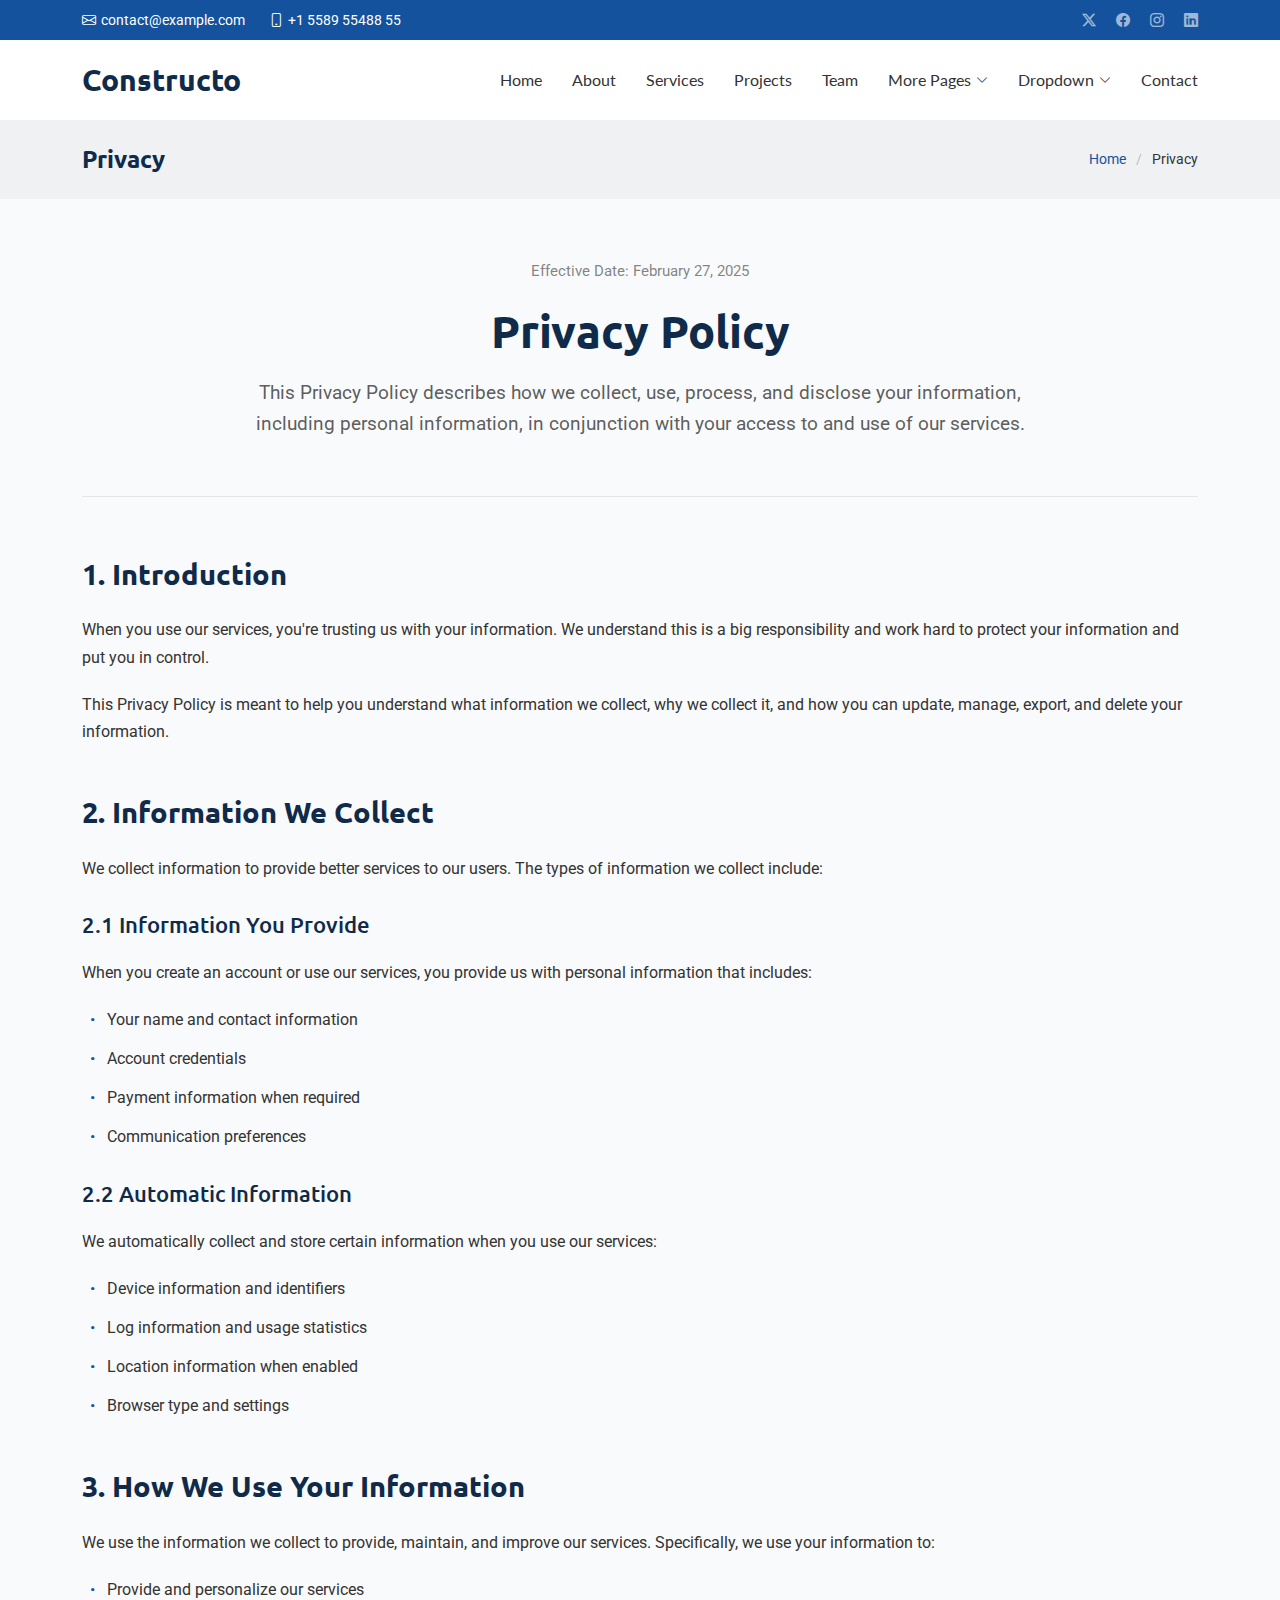
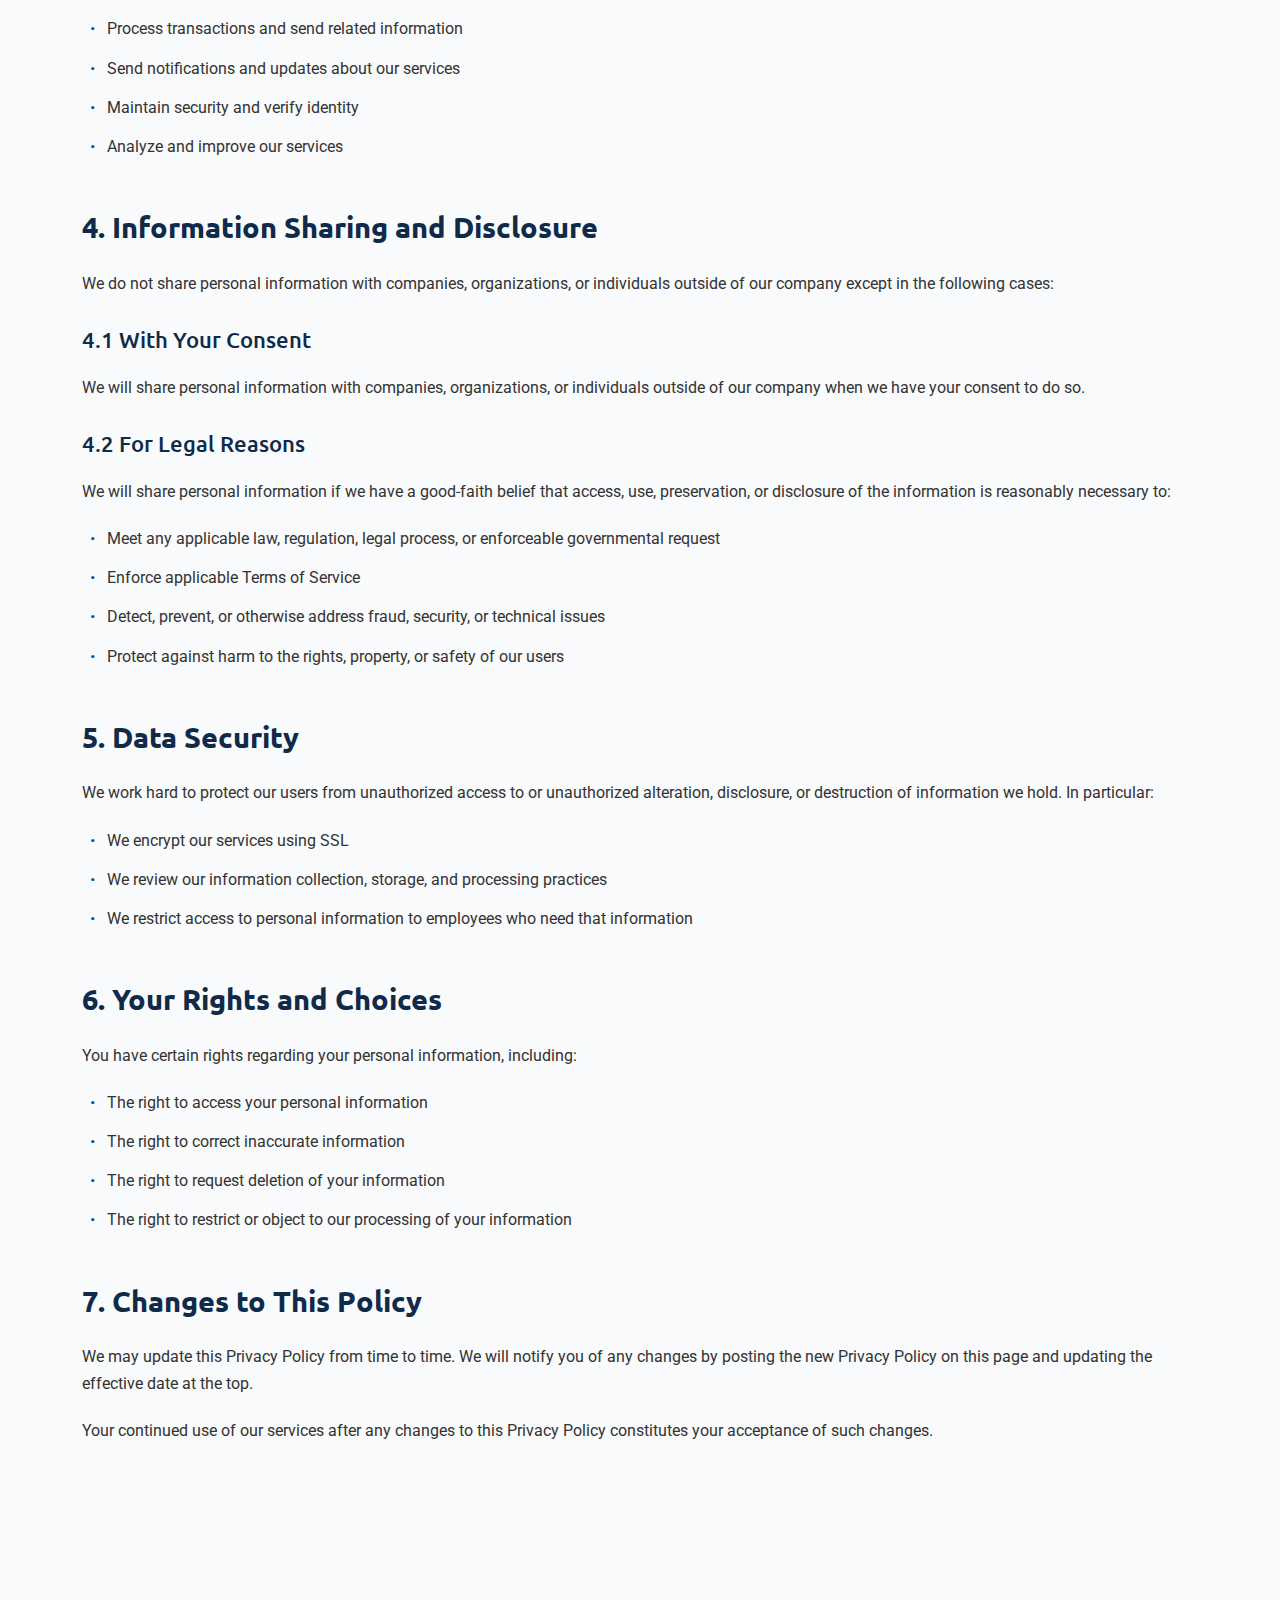
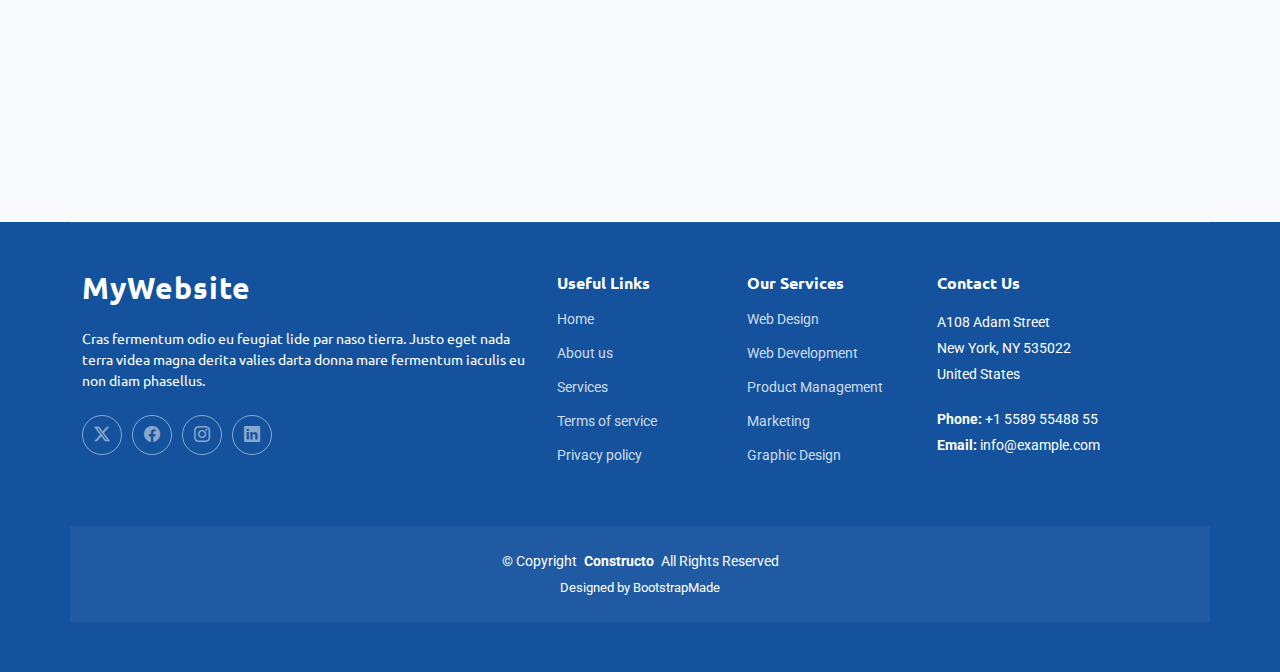
<file: privacy.html>
<!DOCTYPE html>
<html lang="en">

<head>
  <meta charset="utf-8">
  <meta content="width=device-width, initial-scale=1.0" name="viewport">
  <title>Privacy - Constructo Bootstrap Template</title>
  <meta name="description" content="">
  <meta name="keywords" content="">

  <!-- Favicons -->
  <link href="assets/img/favicon.png" rel="icon">
  <link href="assets/img/apple-touch-icon.png" rel="apple-touch-icon">

  <!-- Fonts -->
  <link href="https://fonts.googleapis.com" rel="preconnect">
  <link href="https://fonts.gstatic.com" rel="preconnect" crossorigin>
  <link href="https://fonts.googleapis.com/css2?family=Roboto:ital,wght@0,100;0,300;0,400;0,500;0,700;0,900;1,100;1,300;1,400;1,500;1,700;1,900&family=Lato:ital,wght@0,100;0,300;0,400;0,700;0,900;1,100;1,300;1,400;1,700;1,900&family=Ubuntu:ital,wght@0,300;0,400;0,500;0,700;1,300;1,400;1,500;1,700&display=swap" rel="stylesheet">

  <!-- Vendor CSS Files -->
  <link href="assets/vendor/bootstrap/css/bootstrap.min.css" rel="stylesheet">
  <link href="assets/vendor/bootstrap-icons/bootstrap-icons.css" rel="stylesheet">
  <link href="assets/vendor/aos/aos.css" rel="stylesheet">
  <link href="assets/vendor/swiper/swiper-bundle.min.css" rel="stylesheet">
  <link href="assets/vendor/glightbox/css/glightbox.min.css" rel="stylesheet">

  <!-- Main CSS File -->
  <link href="assets/css/main.css" rel="stylesheet">

  <!-- =======================================================
  * Template Name: Constructo
  * Template URL: https://bootstrapmade.com/constructo-bootstrap-construction-template/
  * Updated: Aug 30 2025 with Bootstrap v5.3.8
  * Author: BootstrapMade.com
  * License: https://bootstrapmade.com/license/
  ======================================================== -->
</head>

<body class="privacy-page">

  <header id="header" class="header sticky-top">

    <div class="topbar d-flex align-items-center dark-background">
      <div class="container d-flex justify-content-center justify-content-md-between">
        <div class="contact-info d-flex align-items-center">
          <i class="bi bi-envelope d-flex align-items-center"><a href="mailto:contact@example.com">contact@example.com</a></i>
          <i class="bi bi-phone d-flex align-items-center ms-4"><span>+1 5589 55488 55</span></i>
        </div>
        <div class="social-links d-none d-md-flex align-items-center">
          <a href="#" class="twitter"><i class="bi bi-twitter-x"></i></a>
          <a href="#" class="facebook"><i class="bi bi-facebook"></i></a>
          <a href="#" class="instagram"><i class="bi bi-instagram"></i></a>
          <a href="#" class="linkedin"><i class="bi bi-linkedin"></i></a>
        </div>
      </div>
    </div><!-- End Top Bar -->

    <div class="branding d-flex align-items-cente">

      <div class="container position-relative d-flex align-items-center justify-content-between">
        <a href="index.html" class="logo d-flex align-items-center">
          <!-- Uncomment the line below if you also wish to use an image logo -->
          <!-- <img src="assets/img/logo.webp" alt=""> -->
          <h1 class="sitename">Constructo</h1>
        </a>

        <nav id="navmenu" class="navmenu">
          <ul>
            <li><a href="index.html">Home</a></li>
            <li><a href="about.html">About</a></li>
            <li><a href="services.html">Services</a></li>
            <li><a href="projects.html">Projects</a></li>
            <li><a href="team.html">Team</a></li>
            <li class="dropdown"><a href="#"><span>More Pages</span> <i class="bi bi-chevron-down toggle-dropdown"></i></a>
              <ul>
                <li><a href="service-details.html">Service Details</a></li>
                <li><a href="project-details.html">Project Details</a></li>
                <li><a href="quote.html">Quote Form</a></li>
                <li><a href="terms.html">Terms</a></li>
                <li><a href="privacy.html" class="active">Privacy</a></li>
                <li><a href="404.html">404</a></li>
              </ul>
            </li>
            <li class="dropdown"><a href="#"><span>Dropdown</span> <i class="bi bi-chevron-down toggle-dropdown"></i></a>
              <ul>
                <li><a href="#">Dropdown 1</a></li>
                <li class="dropdown"><a href="#"><span>Deep Dropdown</span> <i class="bi bi-chevron-down toggle-dropdown"></i></a>
                  <ul>
                    <li><a href="#">Deep Dropdown 1</a></li>
                    <li><a href="#">Deep Dropdown 2</a></li>
                    <li><a href="#">Deep Dropdown 3</a></li>
                    <li><a href="#">Deep Dropdown 4</a></li>
                    <li><a href="#">Deep Dropdown 5</a></li>
                  </ul>
                </li>
                <li><a href="#">Dropdown 2</a></li>
                <li><a href="#">Dropdown 3</a></li>
                <li><a href="#">Dropdown 4</a></li>
              </ul>
            </li>
            <li><a href="contact.html">Contact</a></li>
          </ul>
          <i class="mobile-nav-toggle d-xl-none bi bi-list"></i>
        </nav>

      </div>

    </div>

  </header>

  <main class="main">

    <!-- Page Title -->
    <div class="page-title light-background">
      <div class="container d-lg-flex justify-content-between align-items-center">
        <h1 class="mb-2 mb-lg-0">Privacy</h1>
        <nav class="breadcrumbs">
          <ol>
            <li><a href="index.html">Home</a></li>
            <li class="current">Privacy</li>
          </ol>
        </nav>
      </div>
    </div><!-- End Page Title -->

    <!-- Privacy Section -->
    <section id="privacy" class="privacy section">

      <div class="container" data-aos="fade-up">
        <!-- Header -->
        <div class="privacy-header" data-aos="fade-up">
          <div class="header-content">
            <div class="last-updated">Effective Date: February 27, 2025</div>
            <h1>Privacy Policy</h1>
            <p class="intro-text">This Privacy Policy describes how we collect, use, process, and disclose your information, including personal information, in conjunction with your access to and use of our services.</p>
          </div>
        </div>

        <!-- Main Content -->
        <div class="privacy-content" data-aos="fade-up">
          <!-- Introduction -->
          <div class="content-section">
            <h2>1. Introduction</h2>
            <p>When you use our services, you're trusting us with your information. We understand this is a big responsibility and work hard to protect your information and put you in control.</p>
            <p>This Privacy Policy is meant to help you understand what information we collect, why we collect it, and how you can update, manage, export, and delete your information.</p>
          </div>

          <!-- Information Collection -->
          <div class="content-section">
            <h2>2. Information We Collect</h2>
            <p>We collect information to provide better services to our users. The types of information we collect include:</p>

            <h3>2.1 Information You Provide</h3>
            <p>When you create an account or use our services, you provide us with personal information that includes:</p>
            <ul>
              <li>Your name and contact information</li>
              <li>Account credentials</li>
              <li>Payment information when required</li>
              <li>Communication preferences</li>
            </ul>

            <h3>2.2 Automatic Information</h3>
            <p>We automatically collect and store certain information when you use our services:</p>
            <ul>
              <li>Device information and identifiers</li>
              <li>Log information and usage statistics</li>
              <li>Location information when enabled</li>
              <li>Browser type and settings</li>
            </ul>
          </div>

          <!-- Use of Information -->
          <div class="content-section">
            <h2>3. How We Use Your Information</h2>
            <p>We use the information we collect to provide, maintain, and improve our services. Specifically, we use your information to:</p>
            <ul>
              <li>Provide and personalize our services</li>
              <li>Process transactions and send related information</li>
              <li>Send notifications and updates about our services</li>
              <li>Maintain security and verify identity</li>
              <li>Analyze and improve our services</li>
            </ul>
          </div>

          <!-- Information Sharing -->
          <div class="content-section">
            <h2>4. Information Sharing and Disclosure</h2>
            <p>We do not share personal information with companies, organizations, or individuals outside of our company except in the following cases:</p>

            <h3>4.1 With Your Consent</h3>
            <p>We will share personal information with companies, organizations, or individuals outside of our company when we have your consent to do so.</p>

            <h3>4.2 For Legal Reasons</h3>
            <p>We will share personal information if we have a good-faith belief that access, use, preservation, or disclosure of the information is reasonably necessary to:</p>
            <ul>
              <li>Meet any applicable law, regulation, legal process, or enforceable governmental request</li>
              <li>Enforce applicable Terms of Service</li>
              <li>Detect, prevent, or otherwise address fraud, security, or technical issues</li>
              <li>Protect against harm to the rights, property, or safety of our users</li>
            </ul>
          </div>

          <!-- Data Security -->
          <div class="content-section">
            <h2>5. Data Security</h2>
            <p>We work hard to protect our users from unauthorized access to or unauthorized alteration, disclosure, or destruction of information we hold. In particular:</p>
            <ul>
              <li>We encrypt our services using SSL</li>
              <li>We review our information collection, storage, and processing practices</li>
              <li>We restrict access to personal information to employees who need that information</li>
            </ul>
          </div>

          <!-- Your Rights -->
          <div class="content-section">
            <h2>6. Your Rights and Choices</h2>
            <p>You have certain rights regarding your personal information, including:</p>
            <ul>
              <li>The right to access your personal information</li>
              <li>The right to correct inaccurate information</li>
              <li>The right to request deletion of your information</li>
              <li>The right to restrict or object to our processing of your information</li>
            </ul>
          </div>

          <!-- Policy Updates -->
          <div class="content-section">
            <h2>7. Changes to This Policy</h2>
            <p>We may update this Privacy Policy from time to time. We will notify you of any changes by posting the new Privacy Policy on this page and updating the effective date at the top.</p>
            <p>Your continued use of our services after any changes to this Privacy Policy constitutes your acceptance of such changes.</p>
          </div>
        </div>

        <!-- Contact Section -->
        <div class="privacy-contact" data-aos="fade-up">
          <h2>Contact Us</h2>
          <p>If you have any questions about this Privacy Policy or our practices, please contact us:</p>
          <div class="contact-details">
            <p><strong>Email:</strong> privacy@example.com</p>
            <p><strong>Address:</strong> 123 Privacy Street, Security City, 12345</p>
          </div>
        </div>

      </div>

    </section><!-- /Privacy Section -->

  </main>

  <footer id="footer" class="footer dark-background">

    <div class="container footer-top">
      <div class="row gy-4">
        <div class="col-lg-5 col-md-12 footer-about">
          <a href="index.html" class="logo d-flex align-items-center">
            <span class="sitename">MyWebsite</span>
          </a>
          <p>Cras fermentum odio eu feugiat lide par naso tierra. Justo eget nada terra videa magna derita valies darta donna mare fermentum iaculis eu non diam phasellus.</p>
          <div class="social-links d-flex mt-4">
            <a href=""><i class="bi bi-twitter-x"></i></a>
            <a href=""><i class="bi bi-facebook"></i></a>
            <a href=""><i class="bi bi-instagram"></i></a>
            <a href=""><i class="bi bi-linkedin"></i></a>
          </div>
        </div>

        <div class="col-lg-2 col-6 footer-links">
          <h4>Useful Links</h4>
          <ul>
            <li><a href="#">Home</a></li>
            <li><a href="#">About us</a></li>
            <li><a href="#">Services</a></li>
            <li><a href="#">Terms of service</a></li>
            <li><a href="#">Privacy policy</a></li>
          </ul>
        </div>

        <div class="col-lg-2 col-6 footer-links">
          <h4>Our Services</h4>
          <ul>
            <li><a href="#">Web Design</a></li>
            <li><a href="#">Web Development</a></li>
            <li><a href="#">Product Management</a></li>
            <li><a href="#">Marketing</a></li>
            <li><a href="#">Graphic Design</a></li>
          </ul>
        </div>

        <div class="col-lg-3 col-md-12 footer-contact text-center text-md-start">
          <h4>Contact Us</h4>
          <p>A108 Adam Street</p>
          <p>New York, NY 535022</p>
          <p>United States</p>
          <p class="mt-4"><strong>Phone:</strong> <span>+1 5589 55488 55</span></p>
          <p><strong>Email:</strong> <span>info@example.com</span></p>
        </div>

      </div>
    </div>

    <div class="container copyright text-center mt-4">
      <p>© <span>Copyright</span> <strong class="px-1 sitename">Constructo</strong> <span>All Rights Reserved</span></p>
      <div class="credits">
        <!-- All the links in the footer should remain intact. -->
        <!-- You can delete the links only if you've purchased the pro version. -->
        <!-- Licensing information: https://bootstrapmade.com/license/ -->
        <!-- Purchase the pro version with working PHP/AJAX contact form: [buy-url] -->
        Designed by <a href="https://bootstrapmade.com/">BootstrapMade</a>
      </div>
    </div>

  </footer>

  <!-- Scroll Top -->
  <a href="#" id="scroll-top" class="scroll-top d-flex align-items-center justify-content-center"><i class="bi bi-arrow-up-short"></i></a>

  <!-- Preloader -->
  <div id="preloader"></div>

  <!-- Vendor JS Files -->
  <script src="assets/vendor/bootstrap/js/bootstrap.bundle.min.js"></script>
  <script src="assets/vendor/php-email-form/validate.js"></script>
  <script src="assets/vendor/aos/aos.js"></script>
  <script src="assets/vendor/swiper/swiper-bundle.min.js"></script>
  <script src="assets/vendor/glightbox/js/glightbox.min.js"></script>

  <!-- Main JS File -->
  <script src="assets/js/main.js"></script>

</body>

</html>
</file>
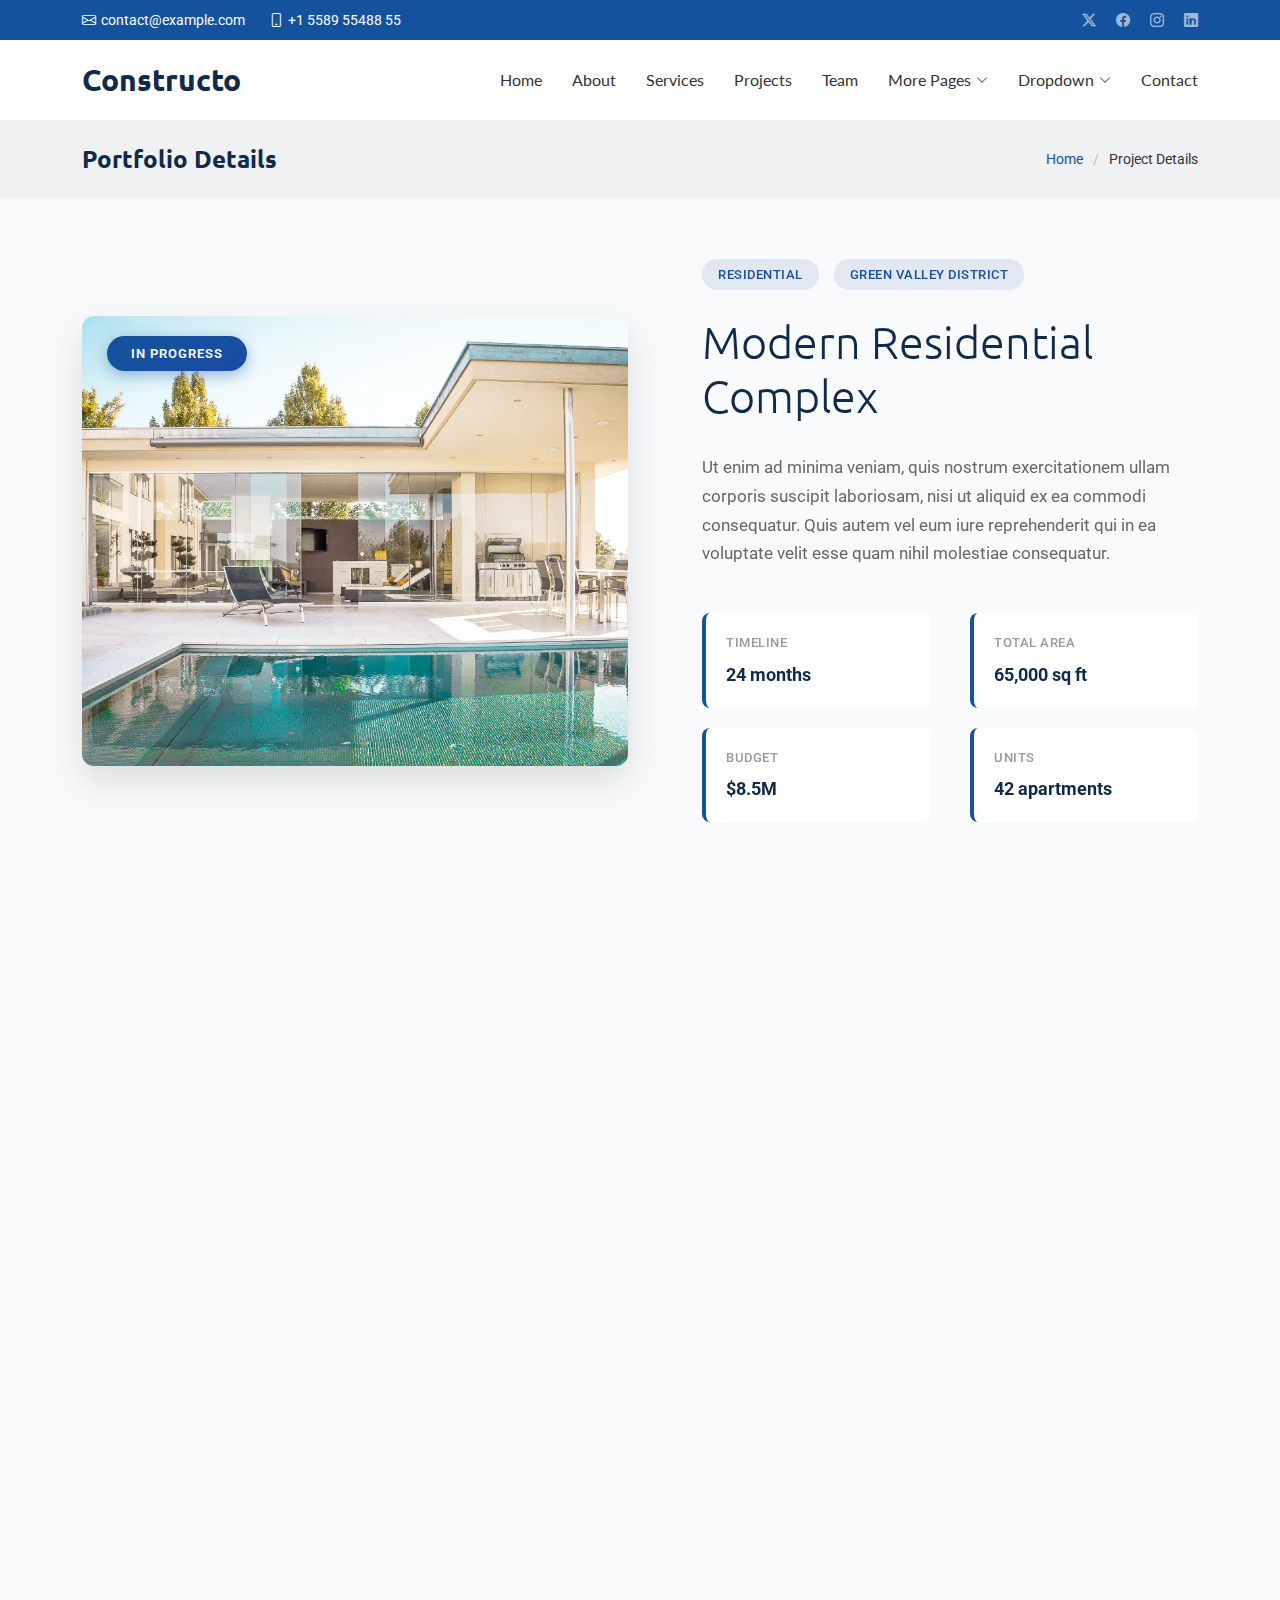
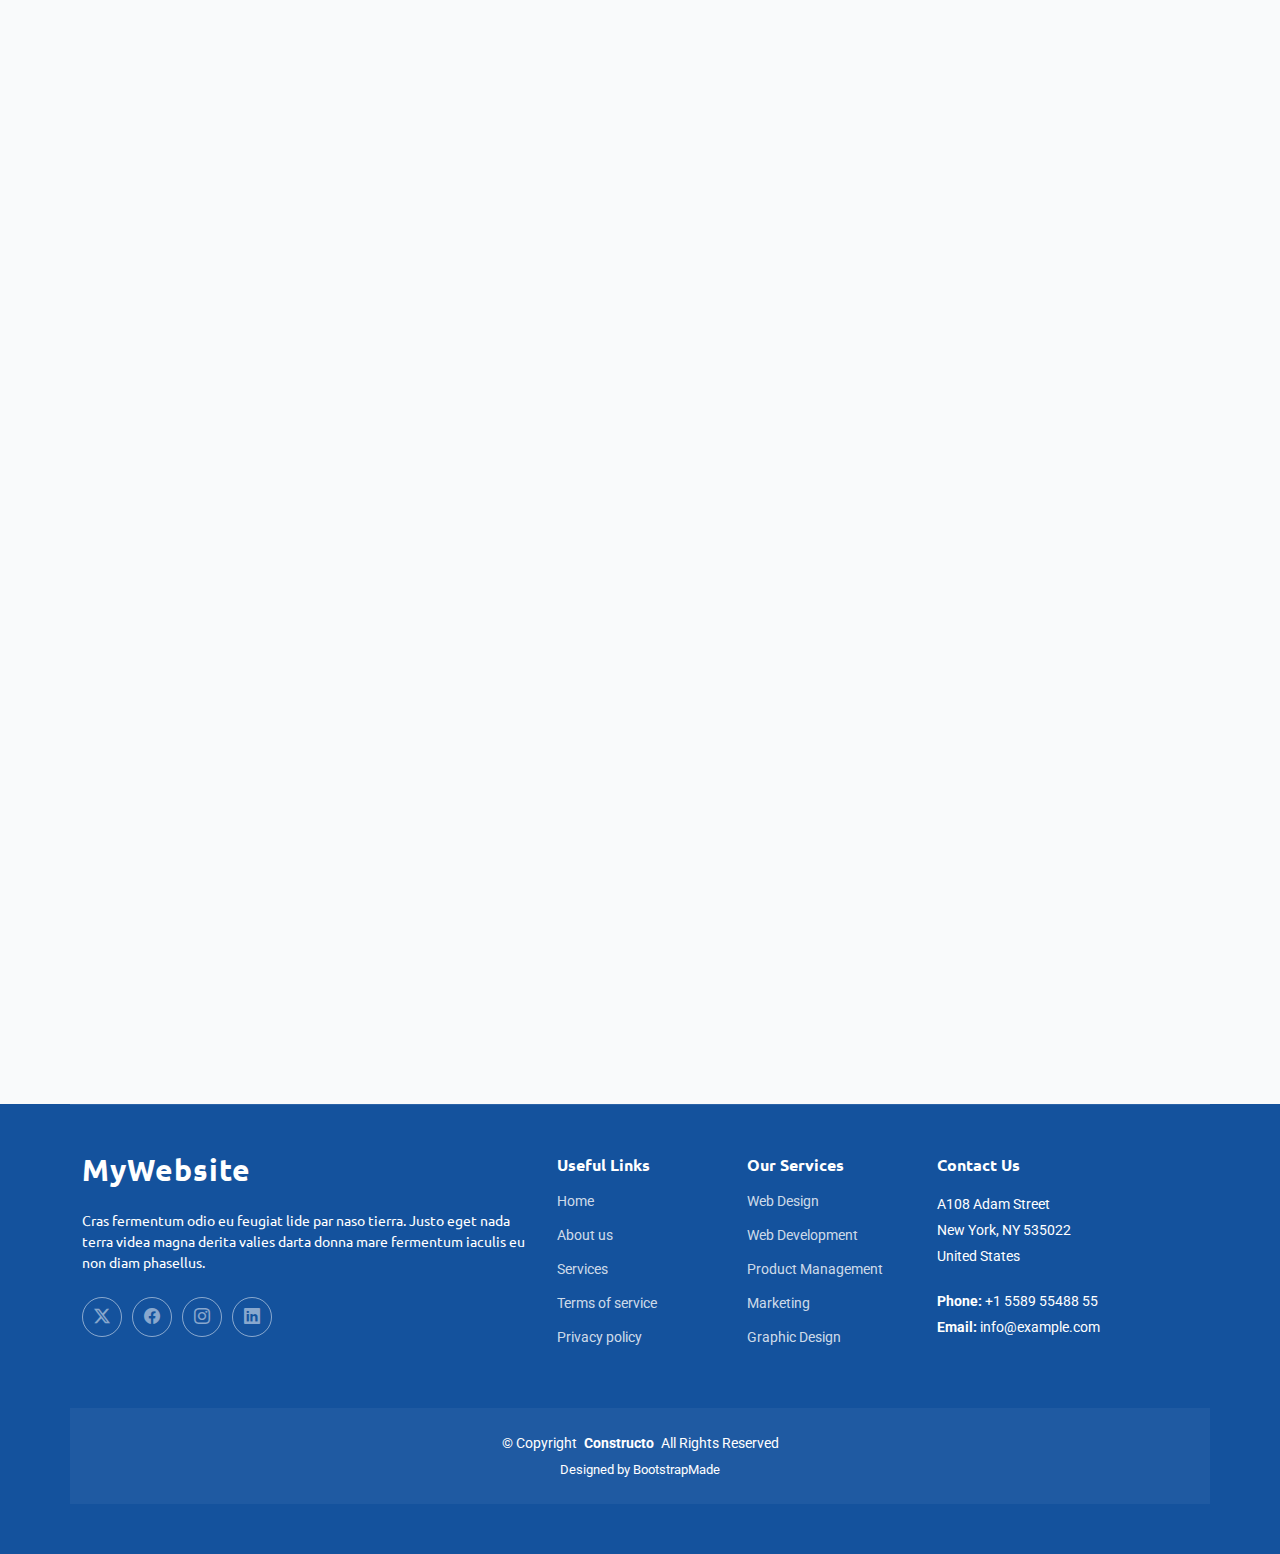
<file: project-details.html>
<!DOCTYPE html>
<html lang="en">

<head>
  <meta charset="utf-8">
  <meta content="width=device-width, initial-scale=1.0" name="viewport">
  <title>Project Details - Constructo Bootstrap Template</title>
  <meta name="description" content="">
  <meta name="keywords" content="">

  <!-- Favicons -->
  <link href="assets/img/favicon.png" rel="icon">
  <link href="assets/img/apple-touch-icon.png" rel="apple-touch-icon">

  <!-- Fonts -->
  <link href="https://fonts.googleapis.com" rel="preconnect">
  <link href="https://fonts.gstatic.com" rel="preconnect" crossorigin>
  <link href="https://fonts.googleapis.com/css2?family=Roboto:ital,wght@0,100;0,300;0,400;0,500;0,700;0,900;1,100;1,300;1,400;1,500;1,700;1,900&family=Lato:ital,wght@0,100;0,300;0,400;0,700;0,900;1,100;1,300;1,400;1,700;1,900&family=Ubuntu:ital,wght@0,300;0,400;0,500;0,700;1,300;1,400;1,500;1,700&display=swap" rel="stylesheet">

  <!-- Vendor CSS Files -->
  <link href="assets/vendor/bootstrap/css/bootstrap.min.css" rel="stylesheet">
  <link href="assets/vendor/bootstrap-icons/bootstrap-icons.css" rel="stylesheet">
  <link href="assets/vendor/aos/aos.css" rel="stylesheet">
  <link href="assets/vendor/swiper/swiper-bundle.min.css" rel="stylesheet">
  <link href="assets/vendor/glightbox/css/glightbox.min.css" rel="stylesheet">

  <!-- Main CSS File -->
  <link href="assets/css/main.css" rel="stylesheet">

  <!-- =======================================================
  * Template Name: Constructo
  * Template URL: https://bootstrapmade.com/constructo-bootstrap-construction-template/
  * Updated: Aug 30 2025 with Bootstrap v5.3.8
  * Author: BootstrapMade.com
  * License: https://bootstrapmade.com/license/
  ======================================================== -->
</head>

<body class="project-details-page">

  <header id="header" class="header sticky-top">

    <div class="topbar d-flex align-items-center dark-background">
      <div class="container d-flex justify-content-center justify-content-md-between">
        <div class="contact-info d-flex align-items-center">
          <i class="bi bi-envelope d-flex align-items-center"><a href="mailto:contact@example.com">contact@example.com</a></i>
          <i class="bi bi-phone d-flex align-items-center ms-4"><span>+1 5589 55488 55</span></i>
        </div>
        <div class="social-links d-none d-md-flex align-items-center">
          <a href="#" class="twitter"><i class="bi bi-twitter-x"></i></a>
          <a href="#" class="facebook"><i class="bi bi-facebook"></i></a>
          <a href="#" class="instagram"><i class="bi bi-instagram"></i></a>
          <a href="#" class="linkedin"><i class="bi bi-linkedin"></i></a>
        </div>
      </div>
    </div><!-- End Top Bar -->

    <div class="branding d-flex align-items-cente">

      <div class="container position-relative d-flex align-items-center justify-content-between">
        <a href="index.html" class="logo d-flex align-items-center">
          <!-- Uncomment the line below if you also wish to use an image logo -->
          <!-- <img src="assets/img/logo.webp" alt=""> -->
          <h1 class="sitename">Constructo</h1>
        </a>

        <nav id="navmenu" class="navmenu">
          <ul>
            <li><a href="index.html">Home</a></li>
            <li><a href="about.html">About</a></li>
            <li><a href="services.html">Services</a></li>
            <li><a href="projects.html">Projects</a></li>
            <li><a href="team.html">Team</a></li>
            <li class="dropdown"><a href="#"><span>More Pages</span> <i class="bi bi-chevron-down toggle-dropdown"></i></a>
              <ul>
                <li><a href="service-details.html">Service Details</a></li>
                <li><a href="project-details.html" class="active">Project Details</a></li>
                <li><a href="quote.html">Quote Form</a></li>
                <li><a href="terms.html">Terms</a></li>
                <li><a href="privacy.html">Privacy</a></li>
                <li><a href="404.html">404</a></li>
              </ul>
            </li>
            <li class="dropdown"><a href="#"><span>Dropdown</span> <i class="bi bi-chevron-down toggle-dropdown"></i></a>
              <ul>
                <li><a href="#">Dropdown 1</a></li>
                <li class="dropdown"><a href="#"><span>Deep Dropdown</span> <i class="bi bi-chevron-down toggle-dropdown"></i></a>
                  <ul>
                    <li><a href="#">Deep Dropdown 1</a></li>
                    <li><a href="#">Deep Dropdown 2</a></li>
                    <li><a href="#">Deep Dropdown 3</a></li>
                    <li><a href="#">Deep Dropdown 4</a></li>
                    <li><a href="#">Deep Dropdown 5</a></li>
                  </ul>
                </li>
                <li><a href="#">Dropdown 2</a></li>
                <li><a href="#">Dropdown 3</a></li>
                <li><a href="#">Dropdown 4</a></li>
              </ul>
            </li>
            <li><a href="contact.html">Contact</a></li>
          </ul>
          <i class="mobile-nav-toggle d-xl-none bi bi-list"></i>
        </nav>

      </div>

    </div>

  </header>

  <main class="main">

    <!-- Page Title -->
    <div class="page-title light-background">
      <div class="container d-lg-flex justify-content-between align-items-center">
        <h1 class="mb-2 mb-lg-0">Portfolio Details</h1>
        <nav class="breadcrumbs">
          <ol>
            <li><a href="index.html">Home</a></li>
            <li class="current">Project Details</li>
          </ol>
        </nav>
      </div>
    </div><!-- End Page Title -->

    <!-- Project Details Section -->
    <section id="project-details" class="project-details section">

      <div class="container" data-aos="fade-up" data-aos-delay="100">

        <div class="project-header" data-aos="zoom-in" data-aos-delay="200">
          <div class="row align-items-center">
            <div class="col-lg-6">
              <div class="project-banner">
                <img src="assets/img/construction/project-4.webp" alt="Modern Residential Complex" class="img-fluid">
                <div class="banner-badge">
                  <span class="status-indicator">In Progress</span>
                </div>
              </div>
            </div>
            <div class="col-lg-6">
              <div class="project-summary">
                <div class="project-tags">
                  <span class="tag">Residential</span>
                  <span class="tag">Green Valley District</span>
                </div>
                <h1 class="main-title">Modern Residential Complex</h1>
                <p class="summary-text">Ut enim ad minima veniam, quis nostrum exercitationem ullam corporis suscipit laboriosam, nisi ut aliquid ex ea commodi consequatur. Quis autem vel eum iure reprehenderit qui in ea voluptate velit esse quam nihil molestiae consequatur.</p>

                <div class="key-metrics">
                  <div class="metric-row">
                    <div class="metric">
                      <span class="metric-title">Timeline</span>
                      <span class="metric-data">24 months</span>
                    </div>
                    <div class="metric">
                      <span class="metric-title">Total Area</span>
                      <span class="metric-data">65,000 sq ft</span>
                    </div>
                  </div>
                  <div class="metric-row">
                    <div class="metric">
                      <span class="metric-title">Budget</span>
                      <span class="metric-data">$8.5M</span>
                    </div>
                    <div class="metric">
                      <span class="metric-title">Units</span>
                      <span class="metric-data">42 apartments</span>
                    </div>
                  </div>
                </div>
              </div>
            </div>
          </div>
        </div>

        <div class="visual-showcase" data-aos="fade-up" data-aos-delay="300">
          <div class="showcase-grid">
            <div class="showcase-item large">
              <img src="assets/img/construction/project-10.webp" alt="Building Progress" class="img-fluid" loading="lazy">
              <div class="item-overlay">
                <span class="overlay-label">Construction Phase</span>
              </div>
            </div>
            <div class="showcase-item">
              <img src="assets/img/construction/project-2.webp" alt="Foundation Work" class="img-fluid" loading="lazy">
              <div class="item-overlay">
                <span class="overlay-label">Foundation</span>
              </div>
            </div>
            <div class="showcase-item">
              <img src="assets/img/construction/project-6.webp" alt="Interior Planning" class="img-fluid" loading="lazy">
              <div class="item-overlay">
                <span class="overlay-label">Interior Design</span>
              </div>
            </div>
            <div class="showcase-item tall">
              <img src="assets/img/construction/project-1.webp" alt="Architectural Detail" class="img-fluid" loading="lazy">
              <div class="item-overlay">
                <span class="overlay-label">Architecture</span>
              </div>
            </div>
          </div>
        </div>

        <div class="detailed-breakdown" data-aos="fade-up" data-aos-delay="400">
          <div class="row">
            <div class="col-lg-7">
              <div class="breakdown-content">
                <h3>Project Execution</h3>
                <p>At vero eos et accusamus et iusto odio dignissimos ducimus qui blanditiis praesentium voluptatum deleniti atque corrupti quos dolores et quas molestias excepturi sint occaecati cupiditate non provident, similique sunt in culpa qui officia deserunt mollitia animi.</p>
                <p>Id est laborum et dolorum fuga. Et harum quidem rerum facilis est et expedita distinctio. Nam libero tempore, cum soluta nobis est eligendi optio cumque nihil impedit quo minus id quod maxime placeat facere possimus.</p>

                <h3>Key Achievements</h3>
                <div class="achievement-list">
                  <div class="achievement-point">
                    <div class="achievement-marker">
                      <i class="bi bi-award"></i>
                    </div>
                    <div class="achievement-details">
                      <h5>Innovative Design</h5>
                      <p>Sed ut perspiciatis unde omnis iste natus error sit voluptatem accusantium doloremque laudantium.</p>
                    </div>
                  </div>
                  <div class="achievement-point">
                    <div class="achievement-marker">
                      <i class="bi bi-shield-check"></i>
                    </div>
                    <div class="achievement-details">
                      <h5>Safety Excellence</h5>
                      <p>Totam rem aperiam, eaque ipsa quae ab illo inventore veritatis et quasi architecto beatae vitae.</p>
                    </div>
                  </div>
                  <div class="achievement-point">
                    <div class="achievement-marker">
                      <i class="bi bi-clock"></i>
                    </div>
                    <div class="achievement-details">
                      <h5>On-Time Delivery</h5>
                      <p>Dicta sunt explicabo nemo enim ipsam voluptatem quia voluptas sit aspernatur aut odit aut fugit.</p>
                    </div>
                  </div>
                </div>
              </div>
            </div>
            <div class="col-lg-5">
              <div class="specifications-panel">
                <h4>Project Specifications</h4>
                <div class="spec-table">
                  <div class="spec-row">
                    <span class="spec-name">Building Type</span>
                    <span class="spec-detail">Multi-Story Residential</span>
                  </div>
                  <div class="spec-row">
                    <span class="spec-name">Construction Method</span>
                    <span class="spec-detail">Steel Frame</span>
                  </div>
                  <div class="spec-row">
                    <span class="spec-name">Exterior Finish</span>
                    <span class="spec-detail">Brick &amp; Glass</span>
                  </div>
                  <div class="spec-row">
                    <span class="spec-name">Floors</span>
                    <span class="spec-detail">8 levels</span>
                  </div>
                  <div class="spec-row">
                    <span class="spec-name">Sustainability</span>
                    <span class="spec-detail">LEED Silver</span>
                  </div>
                  <div class="spec-row">
                    <span class="spec-name">Start Date</span>
                    <span class="spec-detail">January 2024</span>
                  </div>
                  <div class="spec-row">
                    <span class="spec-name">Expected Completion</span>
                    <span class="spec-detail">December 2025</span>
                  </div>
                </div>

                <div class="progress-indicator">
                  <div class="progress-header">
                    <span class="progress-label">Project Progress</span>
                    <span class="progress-percentage">68%</span>
                  </div>
                  <div class="progress-bar-container">
                    <div class="progress-bar" style="width: 68%"></div>
                  </div>
                </div>
              </div>
            </div>
          </div>
        </div>

        <div class="technical-gallery" data-aos="fade-up" data-aos-delay="500">
          <div class="gallery-header">
            <h3>Technical Documentation</h3>
            <p>Comprehensive visual documentation of construction phases and technical implementations</p>
          </div>
          <div class="row g-3">
            <div class="col-md-4">
              <div class="tech-item">
                <img src="assets/img/construction/project-12.webp" alt="Blueprint Review" class="img-fluid" loading="lazy">
                <div class="tech-caption">Blueprint Analysis</div>
              </div>
            </div>
            <div class="col-md-4">
              <div class="tech-item">
                <img src="assets/img/construction/project-3.webp" alt="Quality Control" class="img-fluid" loading="lazy">
                <div class="tech-caption">Quality Inspection</div>
              </div>
            </div>
            <div class="col-md-4">
              <div class="tech-item">
                <img src="assets/img/construction/project-7.webp" alt="Final Installation" class="img-fluid" loading="lazy">
                <div class="tech-caption">System Installation</div>
              </div>
            </div>
          </div>
        </div>

      </div>

    </section><!-- /Project Details Section -->

  </main>

  <footer id="footer" class="footer dark-background">

    <div class="container footer-top">
      <div class="row gy-4">
        <div class="col-lg-5 col-md-12 footer-about">
          <a href="index.html" class="logo d-flex align-items-center">
            <span class="sitename">MyWebsite</span>
          </a>
          <p>Cras fermentum odio eu feugiat lide par naso tierra. Justo eget nada terra videa magna derita valies darta donna mare fermentum iaculis eu non diam phasellus.</p>
          <div class="social-links d-flex mt-4">
            <a href=""><i class="bi bi-twitter-x"></i></a>
            <a href=""><i class="bi bi-facebook"></i></a>
            <a href=""><i class="bi bi-instagram"></i></a>
            <a href=""><i class="bi bi-linkedin"></i></a>
          </div>
        </div>

        <div class="col-lg-2 col-6 footer-links">
          <h4>Useful Links</h4>
          <ul>
            <li><a href="#">Home</a></li>
            <li><a href="#">About us</a></li>
            <li><a href="#">Services</a></li>
            <li><a href="#">Terms of service</a></li>
            <li><a href="#">Privacy policy</a></li>
          </ul>
        </div>

        <div class="col-lg-2 col-6 footer-links">
          <h4>Our Services</h4>
          <ul>
            <li><a href="#">Web Design</a></li>
            <li><a href="#">Web Development</a></li>
            <li><a href="#">Product Management</a></li>
            <li><a href="#">Marketing</a></li>
            <li><a href="#">Graphic Design</a></li>
          </ul>
        </div>

        <div class="col-lg-3 col-md-12 footer-contact text-center text-md-start">
          <h4>Contact Us</h4>
          <p>A108 Adam Street</p>
          <p>New York, NY 535022</p>
          <p>United States</p>
          <p class="mt-4"><strong>Phone:</strong> <span>+1 5589 55488 55</span></p>
          <p><strong>Email:</strong> <span>info@example.com</span></p>
        </div>

      </div>
    </div>

    <div class="container copyright text-center mt-4">
      <p>© <span>Copyright</span> <strong class="px-1 sitename">Constructo</strong> <span>All Rights Reserved</span></p>
      <div class="credits">
        <!-- All the links in the footer should remain intact. -->
        <!-- You can delete the links only if you've purchased the pro version. -->
        <!-- Licensing information: https://bootstrapmade.com/license/ -->
        <!-- Purchase the pro version with working PHP/AJAX contact form: [buy-url] -->
        Designed by <a href="https://bootstrapmade.com/">BootstrapMade</a>
      </div>
    </div>

  </footer>

  <!-- Scroll Top -->
  <a href="#" id="scroll-top" class="scroll-top d-flex align-items-center justify-content-center"><i class="bi bi-arrow-up-short"></i></a>

  <!-- Preloader -->
  <div id="preloader"></div>

  <!-- Vendor JS Files -->
  <script src="assets/vendor/bootstrap/js/bootstrap.bundle.min.js"></script>
  <script src="assets/vendor/php-email-form/validate.js"></script>
  <script src="assets/vendor/aos/aos.js"></script>
  <script src="assets/vendor/swiper/swiper-bundle.min.js"></script>
  <script src="assets/vendor/glightbox/js/glightbox.min.js"></script>

  <!-- Main JS File -->
  <script src="assets/js/main.js"></script>

</body>

</html>
</file>
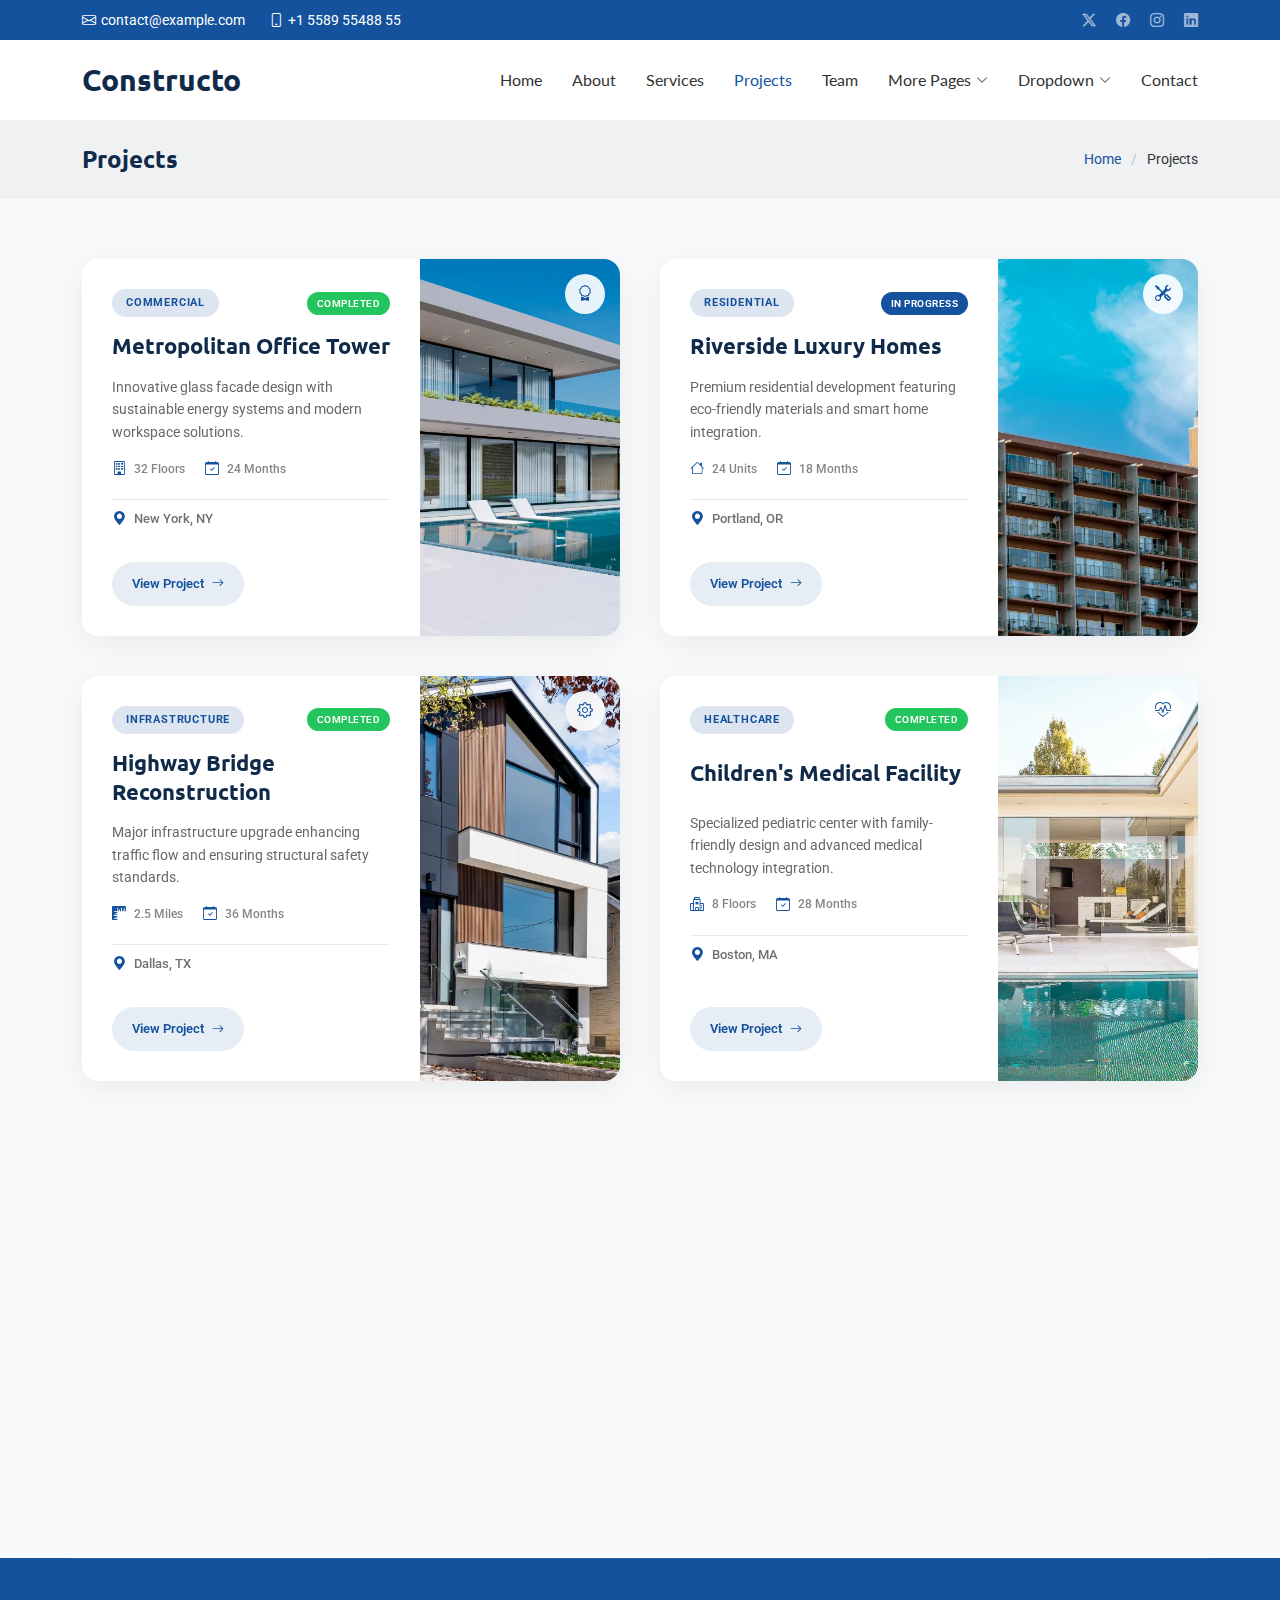
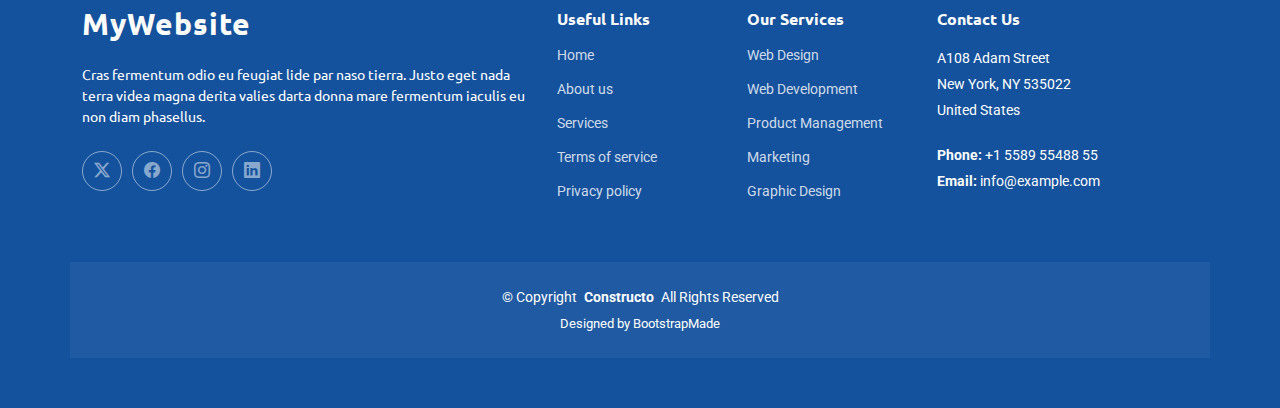
<file: projects.html>
<!DOCTYPE html>
<html lang="en">

<head>
  <meta charset="utf-8">
  <meta content="width=device-width, initial-scale=1.0" name="viewport">
  <title>Projects - Constructo Bootstrap Template</title>
  <meta name="description" content="">
  <meta name="keywords" content="">

  <!-- Favicons -->
  <link href="assets/img/favicon.png" rel="icon">
  <link href="assets/img/apple-touch-icon.png" rel="apple-touch-icon">

  <!-- Fonts -->
  <link href="https://fonts.googleapis.com" rel="preconnect">
  <link href="https://fonts.gstatic.com" rel="preconnect" crossorigin>
  <link href="https://fonts.googleapis.com/css2?family=Roboto:ital,wght@0,100;0,300;0,400;0,500;0,700;0,900;1,100;1,300;1,400;1,500;1,700;1,900&family=Lato:ital,wght@0,100;0,300;0,400;0,700;0,900;1,100;1,300;1,400;1,700;1,900&family=Ubuntu:ital,wght@0,300;0,400;0,500;0,700;1,300;1,400;1,500;1,700&display=swap" rel="stylesheet">

  <!-- Vendor CSS Files -->
  <link href="assets/vendor/bootstrap/css/bootstrap.min.css" rel="stylesheet">
  <link href="assets/vendor/bootstrap-icons/bootstrap-icons.css" rel="stylesheet">
  <link href="assets/vendor/aos/aos.css" rel="stylesheet">
  <link href="assets/vendor/swiper/swiper-bundle.min.css" rel="stylesheet">
  <link href="assets/vendor/glightbox/css/glightbox.min.css" rel="stylesheet">

  <!-- Main CSS File -->
  <link href="assets/css/main.css" rel="stylesheet">

  <!-- =======================================================
  * Template Name: Constructo
  * Template URL: https://bootstrapmade.com/constructo-bootstrap-construction-template/
  * Updated: Aug 30 2025 with Bootstrap v5.3.8
  * Author: BootstrapMade.com
  * License: https://bootstrapmade.com/license/
  ======================================================== -->
</head>

<body class="projects-page">

  <header id="header" class="header sticky-top">

    <div class="topbar d-flex align-items-center dark-background">
      <div class="container d-flex justify-content-center justify-content-md-between">
        <div class="contact-info d-flex align-items-center">
          <i class="bi bi-envelope d-flex align-items-center"><a href="mailto:contact@example.com">contact@example.com</a></i>
          <i class="bi bi-phone d-flex align-items-center ms-4"><span>+1 5589 55488 55</span></i>
        </div>
        <div class="social-links d-none d-md-flex align-items-center">
          <a href="#" class="twitter"><i class="bi bi-twitter-x"></i></a>
          <a href="#" class="facebook"><i class="bi bi-facebook"></i></a>
          <a href="#" class="instagram"><i class="bi bi-instagram"></i></a>
          <a href="#" class="linkedin"><i class="bi bi-linkedin"></i></a>
        </div>
      </div>
    </div><!-- End Top Bar -->

    <div class="branding d-flex align-items-cente">

      <div class="container position-relative d-flex align-items-center justify-content-between">
        <a href="index.html" class="logo d-flex align-items-center">
          <!-- Uncomment the line below if you also wish to use an image logo -->
          <!-- <img src="assets/img/logo.webp" alt=""> -->
          <h1 class="sitename">Constructo</h1>
        </a>

        <nav id="navmenu" class="navmenu">
          <ul>
            <li><a href="index.html">Home</a></li>
            <li><a href="about.html">About</a></li>
            <li><a href="services.html">Services</a></li>
            <li><a href="projects.html" class="active">Projects</a></li>
            <li><a href="team.html">Team</a></li>
            <li class="dropdown"><a href="#"><span>More Pages</span> <i class="bi bi-chevron-down toggle-dropdown"></i></a>
              <ul>
                <li><a href="service-details.html">Service Details</a></li>
                <li><a href="project-details.html">Project Details</a></li>
                <li><a href="quote.html">Quote Form</a></li>
                <li><a href="terms.html">Terms</a></li>
                <li><a href="privacy.html">Privacy</a></li>
                <li><a href="404.html">404</a></li>
              </ul>
            </li>
            <li class="dropdown"><a href="#"><span>Dropdown</span> <i class="bi bi-chevron-down toggle-dropdown"></i></a>
              <ul>
                <li><a href="#">Dropdown 1</a></li>
                <li class="dropdown"><a href="#"><span>Deep Dropdown</span> <i class="bi bi-chevron-down toggle-dropdown"></i></a>
                  <ul>
                    <li><a href="#">Deep Dropdown 1</a></li>
                    <li><a href="#">Deep Dropdown 2</a></li>
                    <li><a href="#">Deep Dropdown 3</a></li>
                    <li><a href="#">Deep Dropdown 4</a></li>
                    <li><a href="#">Deep Dropdown 5</a></li>
                  </ul>
                </li>
                <li><a href="#">Dropdown 2</a></li>
                <li><a href="#">Dropdown 3</a></li>
                <li><a href="#">Dropdown 4</a></li>
              </ul>
            </li>
            <li><a href="contact.html">Contact</a></li>
          </ul>
          <i class="mobile-nav-toggle d-xl-none bi bi-list"></i>
        </nav>

      </div>

    </div>

  </header>

  <main class="main">

    <!-- Page Title -->
    <div class="page-title light-background">
      <div class="container d-lg-flex justify-content-between align-items-center">
        <h1 class="mb-2 mb-lg-0">Projects</h1>
        <nav class="breadcrumbs">
          <ol>
            <li><a href="index.html">Home</a></li>
            <li class="current">Projects</li>
          </ol>
        </nav>
      </div>
    </div><!-- End Page Title -->

    <!-- Projects Section -->
    <section id="projects" class="projects section">

      <div class="container" data-aos="fade-up" data-aos-delay="100">

        <div class="projects-grid">

          <div class="project-item" data-aos="zoom-in" data-aos-delay="100">
            <div class="project-content">
              <div class="project-header">
                <span class="project-category">Commercial</span>
                <span class="project-status completed">Completed</span>
              </div>
              <h3 class="project-title">Metropolitan Office Tower</h3>
              <div class="project-details">
                <div class="project-info">
                  <p>Innovative glass facade design with sustainable energy systems and modern workspace solutions.</p>
                  <div class="project-specs">
                    <span class="spec-item">
                      <i class="bi bi-building"></i>
                      32 Floors
                    </span>
                    <span class="spec-item">
                      <i class="bi bi-calendar-check"></i>
                      24 Months
                    </span>
                  </div>
                </div>
                <div class="project-location">
                  <i class="bi bi-geo-alt-fill"></i>
                  <span>New York, NY</span>
                </div>
              </div>
              <a href="project-details.html" class="project-link">
                <span>View Project</span>
                <i class="bi bi-arrow-right"></i>
              </a>
            </div>
            <div class="project-visual">
              <img src="assets/img/construction/project-2.webp" alt="Metropolitan Office Tower" class="img-fluid">
              <div class="project-badge">
                <i class="bi bi-award"></i>
              </div>
            </div>
          </div><!-- End Project Item -->

          <div class="project-item" data-aos="zoom-in" data-aos-delay="200">
            <div class="project-content">
              <div class="project-header">
                <span class="project-category">Residential</span>
                <span class="project-status in-progress">In Progress</span>
              </div>
              <h3 class="project-title">Riverside Luxury Homes</h3>
              <div class="project-details">
                <div class="project-info">
                  <p>Premium residential development featuring eco-friendly materials and smart home integration.</p>
                  <div class="project-specs">
                    <span class="spec-item">
                      <i class="bi bi-house"></i>
                      24 Units
                    </span>
                    <span class="spec-item">
                      <i class="bi bi-calendar-check"></i>
                      18 Months
                    </span>
                  </div>
                </div>
                <div class="project-location">
                  <i class="bi bi-geo-alt-fill"></i>
                  <span>Portland, OR</span>
                </div>
              </div>
              <a href="project-details.html" class="project-link">
                <span>View Project</span>
                <i class="bi bi-arrow-right"></i>
              </a>
            </div>
            <div class="project-visual">
              <img src="assets/img/construction/project-6.webp" alt="Riverside Luxury Homes" class="img-fluid">
              <div class="project-badge">
                <i class="bi bi-tools"></i>
              </div>
            </div>
          </div><!-- End Project Item -->

          <div class="project-item" data-aos="zoom-in" data-aos-delay="300">
            <div class="project-content">
              <div class="project-header">
                <span class="project-category">Infrastructure</span>
                <span class="project-status completed">Completed</span>
              </div>
              <h3 class="project-title">Highway Bridge Reconstruction</h3>
              <div class="project-details">
                <div class="project-info">
                  <p>Major infrastructure upgrade enhancing traffic flow and ensuring structural safety standards.</p>
                  <div class="project-specs">
                    <span class="spec-item">
                      <i class="bi bi-rulers"></i>
                      2.5 Miles
                    </span>
                    <span class="spec-item">
                      <i class="bi bi-calendar-check"></i>
                      36 Months
                    </span>
                  </div>
                </div>
                <div class="project-location">
                  <i class="bi bi-geo-alt-fill"></i>
                  <span>Dallas, TX</span>
                </div>
              </div>
              <a href="project-details.html" class="project-link">
                <span>View Project</span>
                <i class="bi bi-arrow-right"></i>
              </a>
            </div>
            <div class="project-visual">
              <img src="assets/img/construction/project-10.webp" alt="Highway Bridge Reconstruction" class="img-fluid">
              <div class="project-badge">
                <i class="bi bi-gear"></i>
              </div>
            </div>
          </div><!-- End Project Item -->

          <div class="project-item" data-aos="zoom-in" data-aos-delay="100">
            <div class="project-content">
              <div class="project-header">
                <span class="project-category">Healthcare</span>
                <span class="project-status completed">Completed</span>
              </div>
              <h3 class="project-title">Children's Medical Facility</h3>
              <div class="project-details">
                <div class="project-info">
                  <p>Specialized pediatric center with family-friendly design and advanced medical technology integration.</p>
                  <div class="project-specs">
                    <span class="spec-item">
                      <i class="bi bi-hospital"></i>
                      8 Floors
                    </span>
                    <span class="spec-item">
                      <i class="bi bi-calendar-check"></i>
                      28 Months
                    </span>
                  </div>
                </div>
                <div class="project-location">
                  <i class="bi bi-geo-alt-fill"></i>
                  <span>Boston, MA</span>
                </div>
              </div>
              <a href="project-details.html" class="project-link">
                <span>View Project</span>
                <i class="bi bi-arrow-right"></i>
              </a>
            </div>
            <div class="project-visual">
              <img src="assets/img/construction/project-4.webp" alt="Children's Medical Facility" class="img-fluid">
              <div class="project-badge">
                <i class="bi bi-heart-pulse"></i>
              </div>
            </div>
          </div><!-- End Project Item -->

          <div class="project-item" data-aos="zoom-in" data-aos-delay="200">
            <div class="project-content">
              <div class="project-header">
                <span class="project-category">Educational</span>
                <span class="project-status planning">Planning</span>
              </div>
              <h3 class="project-title">Innovation Campus Center</h3>
              <div class="project-details">
                <div class="project-info">
                  <p>Modern learning facility with flexible spaces designed for collaborative education and research.</p>
                  <div class="project-specs">
                    <span class="spec-item">
                      <i class="bi bi-mortarboard"></i>
                      5 Buildings
                    </span>
                    <span class="spec-item">
                      <i class="bi bi-calendar-check"></i>
                      42 Months
                    </span>
                  </div>
                </div>
                <div class="project-location">
                  <i class="bi bi-geo-alt-fill"></i>
                  <span>San Francisco, CA</span>
                </div>
              </div>
              <a href="project-details.html" class="project-link">
                <span>View Project</span>
                <i class="bi bi-arrow-right"></i>
              </a>
            </div>
            <div class="project-visual">
              <img src="assets/img/construction/project-8.webp" alt="Innovation Campus Center" class="img-fluid">
              <div class="project-badge">
                <i class="bi bi-lightbulb"></i>
              </div>
            </div>
          </div><!-- End Project Item -->

          <div class="project-item" data-aos="zoom-in" data-aos-delay="300">
            <div class="project-content">
              <div class="project-header">
                <span class="project-category">Industrial</span>
                <span class="project-status completed">Completed</span>
              </div>
              <h3 class="project-title">Green Energy Plant</h3>
              <div class="project-details">
                <div class="project-info">
                  <p>Sustainable power generation facility incorporating renewable energy and efficient production systems.</p>
                  <div class="project-specs">
                    <span class="spec-item">
                      <i class="bi bi-lightning"></i>
                      150MW
                    </span>
                    <span class="spec-item">
                      <i class="bi bi-calendar-check"></i>
                      30 Months
                    </span>
                  </div>
                </div>
                <div class="project-location">
                  <i class="bi bi-geo-alt-fill"></i>
                  <span>Denver, CO</span>
                </div>
              </div>
              <a href="project-details.html" class="project-link">
                <span>View Project</span>
                <i class="bi bi-arrow-right"></i>
              </a>
            </div>
            <div class="project-visual">
              <img src="assets/img/construction/project-12.webp" alt="Green Energy Plant" class="img-fluid">
              <div class="project-badge">
                <i class="bi bi-leaf"></i>
              </div>
            </div>
          </div><!-- End Project Item -->

        </div>

      </div>

    </section><!-- /Projects Section -->

  </main>

  <footer id="footer" class="footer dark-background">

    <div class="container footer-top">
      <div class="row gy-4">
        <div class="col-lg-5 col-md-12 footer-about">
          <a href="index.html" class="logo d-flex align-items-center">
            <span class="sitename">MyWebsite</span>
          </a>
          <p>Cras fermentum odio eu feugiat lide par naso tierra. Justo eget nada terra videa magna derita valies darta donna mare fermentum iaculis eu non diam phasellus.</p>
          <div class="social-links d-flex mt-4">
            <a href=""><i class="bi bi-twitter-x"></i></a>
            <a href=""><i class="bi bi-facebook"></i></a>
            <a href=""><i class="bi bi-instagram"></i></a>
            <a href=""><i class="bi bi-linkedin"></i></a>
          </div>
        </div>

        <div class="col-lg-2 col-6 footer-links">
          <h4>Useful Links</h4>
          <ul>
            <li><a href="#">Home</a></li>
            <li><a href="#">About us</a></li>
            <li><a href="#">Services</a></li>
            <li><a href="#">Terms of service</a></li>
            <li><a href="#">Privacy policy</a></li>
          </ul>
        </div>

        <div class="col-lg-2 col-6 footer-links">
          <h4>Our Services</h4>
          <ul>
            <li><a href="#">Web Design</a></li>
            <li><a href="#">Web Development</a></li>
            <li><a href="#">Product Management</a></li>
            <li><a href="#">Marketing</a></li>
            <li><a href="#">Graphic Design</a></li>
          </ul>
        </div>

        <div class="col-lg-3 col-md-12 footer-contact text-center text-md-start">
          <h4>Contact Us</h4>
          <p>A108 Adam Street</p>
          <p>New York, NY 535022</p>
          <p>United States</p>
          <p class="mt-4"><strong>Phone:</strong> <span>+1 5589 55488 55</span></p>
          <p><strong>Email:</strong> <span>info@example.com</span></p>
        </div>

      </div>
    </div>

    <div class="container copyright text-center mt-4">
      <p>© <span>Copyright</span> <strong class="px-1 sitename">Constructo</strong> <span>All Rights Reserved</span></p>
      <div class="credits">
        <!-- All the links in the footer should remain intact. -->
        <!-- You can delete the links only if you've purchased the pro version. -->
        <!-- Licensing information: https://bootstrapmade.com/license/ -->
        <!-- Purchase the pro version with working PHP/AJAX contact form: [buy-url] -->
        Designed by <a href="https://bootstrapmade.com/">BootstrapMade</a>
      </div>
    </div>

  </footer>

  <!-- Scroll Top -->
  <a href="#" id="scroll-top" class="scroll-top d-flex align-items-center justify-content-center"><i class="bi bi-arrow-up-short"></i></a>

  <!-- Preloader -->
  <div id="preloader"></div>

  <!-- Vendor JS Files -->
  <script src="assets/vendor/bootstrap/js/bootstrap.bundle.min.js"></script>
  <script src="assets/vendor/php-email-form/validate.js"></script>
  <script src="assets/vendor/aos/aos.js"></script>
  <script src="assets/vendor/swiper/swiper-bundle.min.js"></script>
  <script src="assets/vendor/glightbox/js/glightbox.min.js"></script>

  <!-- Main JS File -->
  <script src="assets/js/main.js"></script>

</body>

</html>
</file>
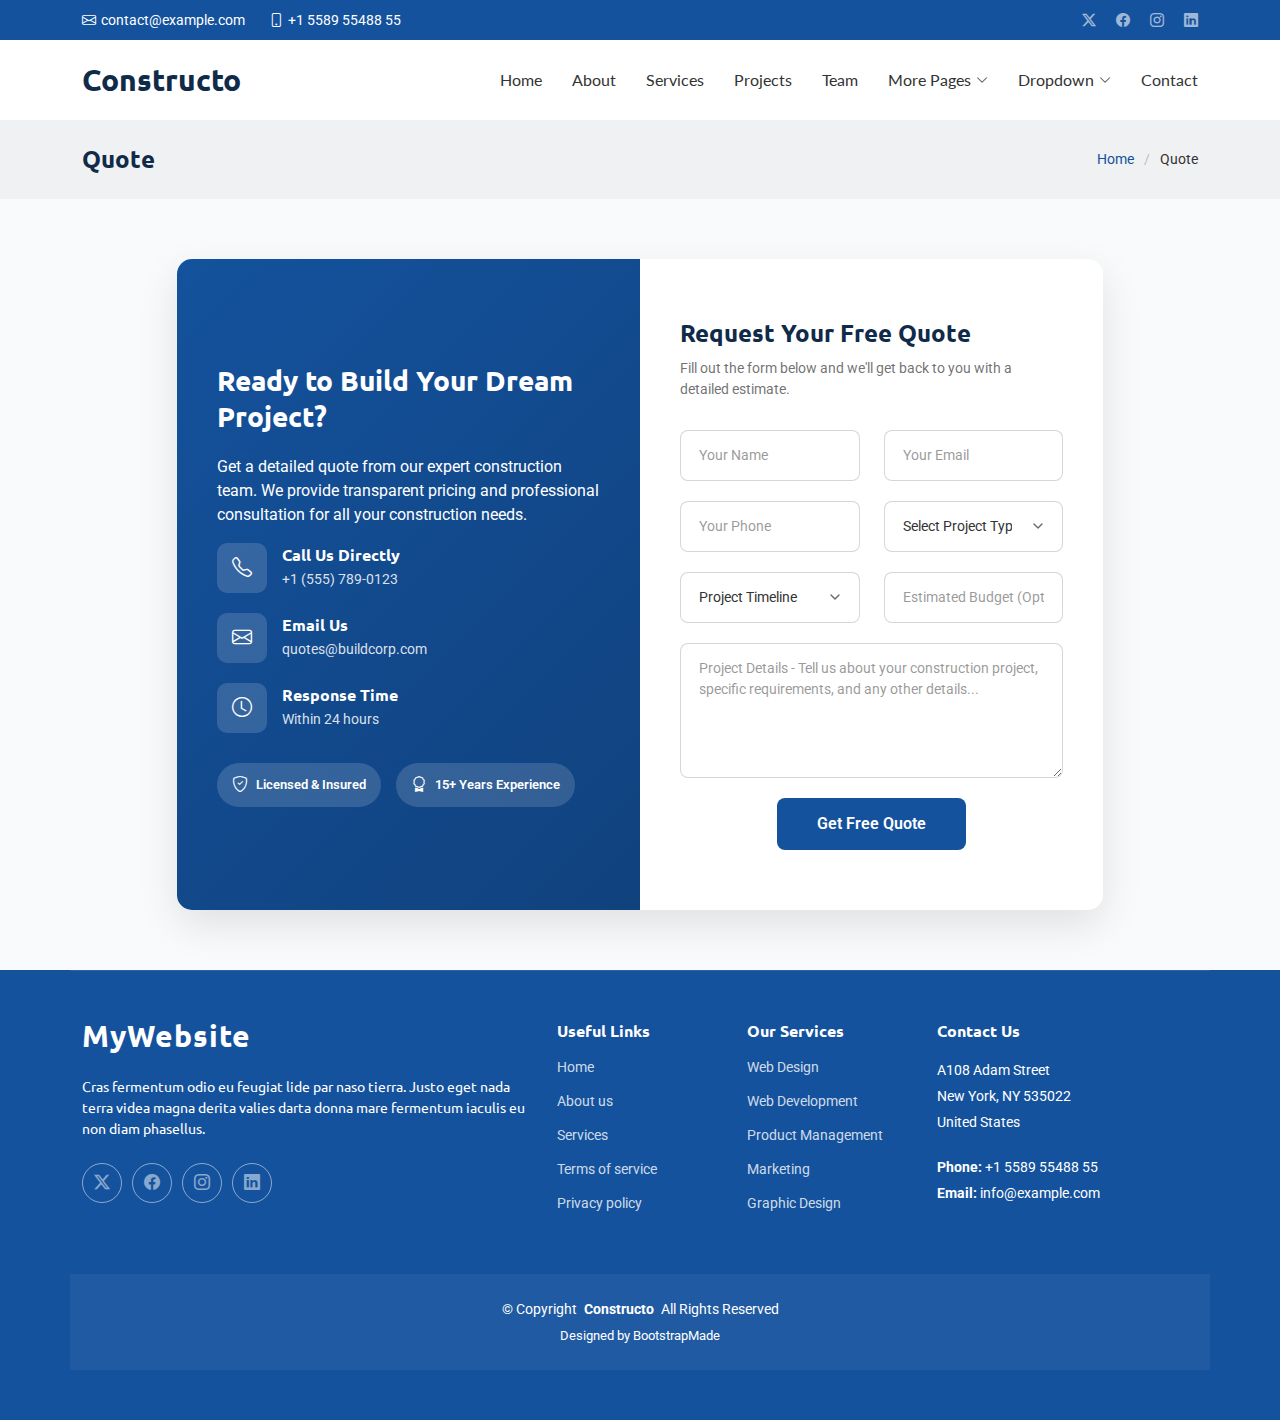
<file: quote.html>
<!DOCTYPE html>
<html lang="en">

<head>
  <meta charset="utf-8">
  <meta content="width=device-width, initial-scale=1.0" name="viewport">
  <title>Quote - Constructo Bootstrap Template</title>
  <meta name="description" content="">
  <meta name="keywords" content="">

  <!-- Favicons -->
  <link href="assets/img/favicon.png" rel="icon">
  <link href="assets/img/apple-touch-icon.png" rel="apple-touch-icon">

  <!-- Fonts -->
  <link href="https://fonts.googleapis.com" rel="preconnect">
  <link href="https://fonts.gstatic.com" rel="preconnect" crossorigin>
  <link href="https://fonts.googleapis.com/css2?family=Roboto:ital,wght@0,100;0,300;0,400;0,500;0,700;0,900;1,100;1,300;1,400;1,500;1,700;1,900&family=Lato:ital,wght@0,100;0,300;0,400;0,700;0,900;1,100;1,300;1,400;1,700;1,900&family=Ubuntu:ital,wght@0,300;0,400;0,500;0,700;1,300;1,400;1,500;1,700&display=swap" rel="stylesheet">

  <!-- Vendor CSS Files -->
  <link href="assets/vendor/bootstrap/css/bootstrap.min.css" rel="stylesheet">
  <link href="assets/vendor/bootstrap-icons/bootstrap-icons.css" rel="stylesheet">
  <link href="assets/vendor/aos/aos.css" rel="stylesheet">
  <link href="assets/vendor/swiper/swiper-bundle.min.css" rel="stylesheet">
  <link href="assets/vendor/glightbox/css/glightbox.min.css" rel="stylesheet">

  <!-- Main CSS File -->
  <link href="assets/css/main.css" rel="stylesheet">

  <!-- =======================================================
  * Template Name: Constructo
  * Template URL: https://bootstrapmade.com/constructo-bootstrap-construction-template/
  * Updated: Aug 30 2025 with Bootstrap v5.3.8
  * Author: BootstrapMade.com
  * License: https://bootstrapmade.com/license/
  ======================================================== -->
</head>

<body class="quote-page">

  <header id="header" class="header sticky-top">

    <div class="topbar d-flex align-items-center dark-background">
      <div class="container d-flex justify-content-center justify-content-md-between">
        <div class="contact-info d-flex align-items-center">
          <i class="bi bi-envelope d-flex align-items-center"><a href="mailto:contact@example.com">contact@example.com</a></i>
          <i class="bi bi-phone d-flex align-items-center ms-4"><span>+1 5589 55488 55</span></i>
        </div>
        <div class="social-links d-none d-md-flex align-items-center">
          <a href="#" class="twitter"><i class="bi bi-twitter-x"></i></a>
          <a href="#" class="facebook"><i class="bi bi-facebook"></i></a>
          <a href="#" class="instagram"><i class="bi bi-instagram"></i></a>
          <a href="#" class="linkedin"><i class="bi bi-linkedin"></i></a>
        </div>
      </div>
    </div><!-- End Top Bar -->

    <div class="branding d-flex align-items-cente">

      <div class="container position-relative d-flex align-items-center justify-content-between">
        <a href="index.html" class="logo d-flex align-items-center">
          <!-- Uncomment the line below if you also wish to use an image logo -->
          <!-- <img src="assets/img/logo.webp" alt=""> -->
          <h1 class="sitename">Constructo</h1>
        </a>

        <nav id="navmenu" class="navmenu">
          <ul>
            <li><a href="index.html">Home</a></li>
            <li><a href="about.html">About</a></li>
            <li><a href="services.html">Services</a></li>
            <li><a href="projects.html">Projects</a></li>
            <li><a href="team.html">Team</a></li>
            <li class="dropdown"><a href="#"><span>More Pages</span> <i class="bi bi-chevron-down toggle-dropdown"></i></a>
              <ul>
                <li><a href="service-details.html">Service Details</a></li>
                <li><a href="project-details.html">Project Details</a></li>
                <li><a href="quote.html" class="active">Quote Form</a></li>
                <li><a href="terms.html">Terms</a></li>
                <li><a href="privacy.html">Privacy</a></li>
                <li><a href="404.html">404</a></li>
              </ul>
            </li>
            <li class="dropdown"><a href="#"><span>Dropdown</span> <i class="bi bi-chevron-down toggle-dropdown"></i></a>
              <ul>
                <li><a href="#">Dropdown 1</a></li>
                <li class="dropdown"><a href="#"><span>Deep Dropdown</span> <i class="bi bi-chevron-down toggle-dropdown"></i></a>
                  <ul>
                    <li><a href="#">Deep Dropdown 1</a></li>
                    <li><a href="#">Deep Dropdown 2</a></li>
                    <li><a href="#">Deep Dropdown 3</a></li>
                    <li><a href="#">Deep Dropdown 4</a></li>
                    <li><a href="#">Deep Dropdown 5</a></li>
                  </ul>
                </li>
                <li><a href="#">Dropdown 2</a></li>
                <li><a href="#">Dropdown 3</a></li>
                <li><a href="#">Dropdown 4</a></li>
              </ul>
            </li>
            <li><a href="contact.html">Contact</a></li>
          </ul>
          <i class="mobile-nav-toggle d-xl-none bi bi-list"></i>
        </nav>

      </div>

    </div>

  </header>

  <main class="main">

    <!-- Page Title -->
    <div class="page-title light-background">
      <div class="container d-lg-flex justify-content-between align-items-center">
        <h1 class="mb-2 mb-lg-0">Quote</h1>
        <nav class="breadcrumbs">
          <ol>
            <li><a href="index.html">Home</a></li>
            <li class="current">Quote</li>
          </ol>
        </nav>
      </div>
    </div><!-- End Page Title -->

    <!-- Quote Section -->
    <section id="quote" class="quote section">

      <div class="container" data-aos="fade-up" data-aos-delay="100">

        <div class="row justify-content-center">
          <div class="col-lg-10">
            <div class="quote-form-container">
              <div class="row g-0">
                <div class="col-lg-6">
                  <div class="quote-info">
                    <div class="quote-content">
                      <h3>Ready to Build Your Dream Project?</h3>
                      <p>Get a detailed quote from our expert construction team. We provide transparent pricing and professional consultation for all your construction needs.</p>

                      <div class="contact-items">
                        <div class="contact-item" data-aos="fade-right" data-aos-delay="200">
                          <div class="contact-icon">
                            <i class="bi bi-telephone"></i>
                          </div>
                          <div class="contact-details">
                            <h4>Call Us Directly</h4>
                            <p>+1 (555) 789-0123</p>
                          </div>
                        </div>

                        <div class="contact-item" data-aos="fade-right" data-aos-delay="250">
                          <div class="contact-icon">
                            <i class="bi bi-envelope"></i>
                          </div>
                          <div class="contact-details">
                            <h4>Email Us</h4>
                            <p>quotes@buildcorp.com</p>
                          </div>
                        </div>

                        <div class="contact-item" data-aos="fade-right" data-aos-delay="300">
                          <div class="contact-icon">
                            <i class="bi bi-clock"></i>
                          </div>
                          <div class="contact-details">
                            <h4>Response Time</h4>
                            <p>Within 24 hours</p>
                          </div>
                        </div>
                      </div>

                      <div class="trust-badges" data-aos="fade-right" data-aos-delay="350">
                        <div class="trust-badge">
                          <i class="bi bi-shield-check"></i>
                          <span>Licensed &amp; Insured</span>
                        </div>
                        <div class="trust-badge">
                          <i class="bi bi-award"></i>
                          <span>15+ Years Experience</span>
                        </div>
                      </div>
                    </div>
                  </div>
                </div>

                <div class="col-lg-6">
                  <div class="quote-form-wrapper">
                    <form action="forms/quote.php" method="post" class="php-email-form" data-aos="fade-left" data-aos-delay="200">
                      <div class="form-header">
                        <h4>Request Your Free Quote</h4>
                        <p>Fill out the form below and we'll get back to you with a detailed estimate.</p>
                      </div>

                      <div class="row">
                        <div class="col-md-6">
                          <div class="form-group">
                            <input type="text" name="name" class="form-control" id="name" placeholder="Your Name" required="">
                          </div>
                        </div>
                        <div class="col-md-6">
                          <div class="form-group">
                            <input type="email" name="email" class="form-control" id="email" placeholder="Your Email" required="">
                          </div>
                        </div>
                      </div>

                      <div class="row">
                        <div class="col-md-6">
                          <div class="form-group">
                            <input type="tel" name="phone" class="form-control" id="phone" placeholder="Your Phone" required="">
                          </div>
                        </div>
                        <div class="col-md-6">
                          <div class="form-group">
                            <select name="type" class="form-control" required="">
                              <option value="">Select Project Type</option>
                              <option value="residential">Residential Construction</option>
                              <option value="commercial">Commercial Building</option>
                              <option value="renovation">Renovation &amp; Remodeling</option>
                              <option value="extension">Home Extension</option>
                              <option value="infrastructure">Infrastructure</option>
                              <option value="other">Other</option>
                            </select>
                          </div>
                        </div>
                      </div>

                      <div class="row">
                        <div class="col-md-6">
                          <div class="form-group">
                            <select name="timeline" class="form-control" required="">
                              <option value="">Project Timeline</option>
                              <option value="asap">ASAP</option>
                              <option value="1-3months">1-3 Months</option>
                              <option value="3-6months">3-6 Months</option>
                              <option value="6-12months">6-12 Months</option>
                              <option value="planning">Still Planning</option>
                            </select>
                          </div>
                        </div>
                        <div class="col-md-6">
                          <div class="form-group">
                            <input type="text" name="budget" class="form-control" id="budget" placeholder="Estimated Budget (Optional)">
                          </div>
                        </div>
                      </div>

                      <div class="form-group">
                        <textarea class="form-control" name="message" rows="5" placeholder="Project Details - Tell us about your construction project, specific requirements, and any other details..." required=""></textarea>
                      </div>

                      <div class="loading">Loading</div>
                      <div class="error-message"></div>
                      <div class="sent-message">Your quote request has been sent successfully. We'll contact you within 24 hours!</div>

                      <div class="text-center">
                        <button type="submit">Get Free Quote</button>
                      </div>
                    </form>
                  </div>
                </div>
              </div>
            </div>
          </div>
        </div>

      </div>

    </section><!-- /Quote Section -->

  </main>

  <footer id="footer" class="footer dark-background">

    <div class="container footer-top">
      <div class="row gy-4">
        <div class="col-lg-5 col-md-12 footer-about">
          <a href="index.html" class="logo d-flex align-items-center">
            <span class="sitename">MyWebsite</span>
          </a>
          <p>Cras fermentum odio eu feugiat lide par naso tierra. Justo eget nada terra videa magna derita valies darta donna mare fermentum iaculis eu non diam phasellus.</p>
          <div class="social-links d-flex mt-4">
            <a href=""><i class="bi bi-twitter-x"></i></a>
            <a href=""><i class="bi bi-facebook"></i></a>
            <a href=""><i class="bi bi-instagram"></i></a>
            <a href=""><i class="bi bi-linkedin"></i></a>
          </div>
        </div>

        <div class="col-lg-2 col-6 footer-links">
          <h4>Useful Links</h4>
          <ul>
            <li><a href="#">Home</a></li>
            <li><a href="#">About us</a></li>
            <li><a href="#">Services</a></li>
            <li><a href="#">Terms of service</a></li>
            <li><a href="#">Privacy policy</a></li>
          </ul>
        </div>

        <div class="col-lg-2 col-6 footer-links">
          <h4>Our Services</h4>
          <ul>
            <li><a href="#">Web Design</a></li>
            <li><a href="#">Web Development</a></li>
            <li><a href="#">Product Management</a></li>
            <li><a href="#">Marketing</a></li>
            <li><a href="#">Graphic Design</a></li>
          </ul>
        </div>

        <div class="col-lg-3 col-md-12 footer-contact text-center text-md-start">
          <h4>Contact Us</h4>
          <p>A108 Adam Street</p>
          <p>New York, NY 535022</p>
          <p>United States</p>
          <p class="mt-4"><strong>Phone:</strong> <span>+1 5589 55488 55</span></p>
          <p><strong>Email:</strong> <span>info@example.com</span></p>
        </div>

      </div>
    </div>

    <div class="container copyright text-center mt-4">
      <p>© <span>Copyright</span> <strong class="px-1 sitename">Constructo</strong> <span>All Rights Reserved</span></p>
      <div class="credits">
        <!-- All the links in the footer should remain intact. -->
        <!-- You can delete the links only if you've purchased the pro version. -->
        <!-- Licensing information: https://bootstrapmade.com/license/ -->
        <!-- Purchase the pro version with working PHP/AJAX contact form: [buy-url] -->
        Designed by <a href="https://bootstrapmade.com/">BootstrapMade</a>
      </div>
    </div>

  </footer>

  <!-- Scroll Top -->
  <a href="#" id="scroll-top" class="scroll-top d-flex align-items-center justify-content-center"><i class="bi bi-arrow-up-short"></i></a>

  <!-- Preloader -->
  <div id="preloader"></div>

  <!-- Vendor JS Files -->
  <script src="assets/vendor/bootstrap/js/bootstrap.bundle.min.js"></script>
  <script src="assets/vendor/php-email-form/validate.js"></script>
  <script src="assets/vendor/aos/aos.js"></script>
  <script src="assets/vendor/swiper/swiper-bundle.min.js"></script>
  <script src="assets/vendor/glightbox/js/glightbox.min.js"></script>

  <!-- Main JS File -->
  <script src="assets/js/main.js"></script>

</body>

</html>
</file>
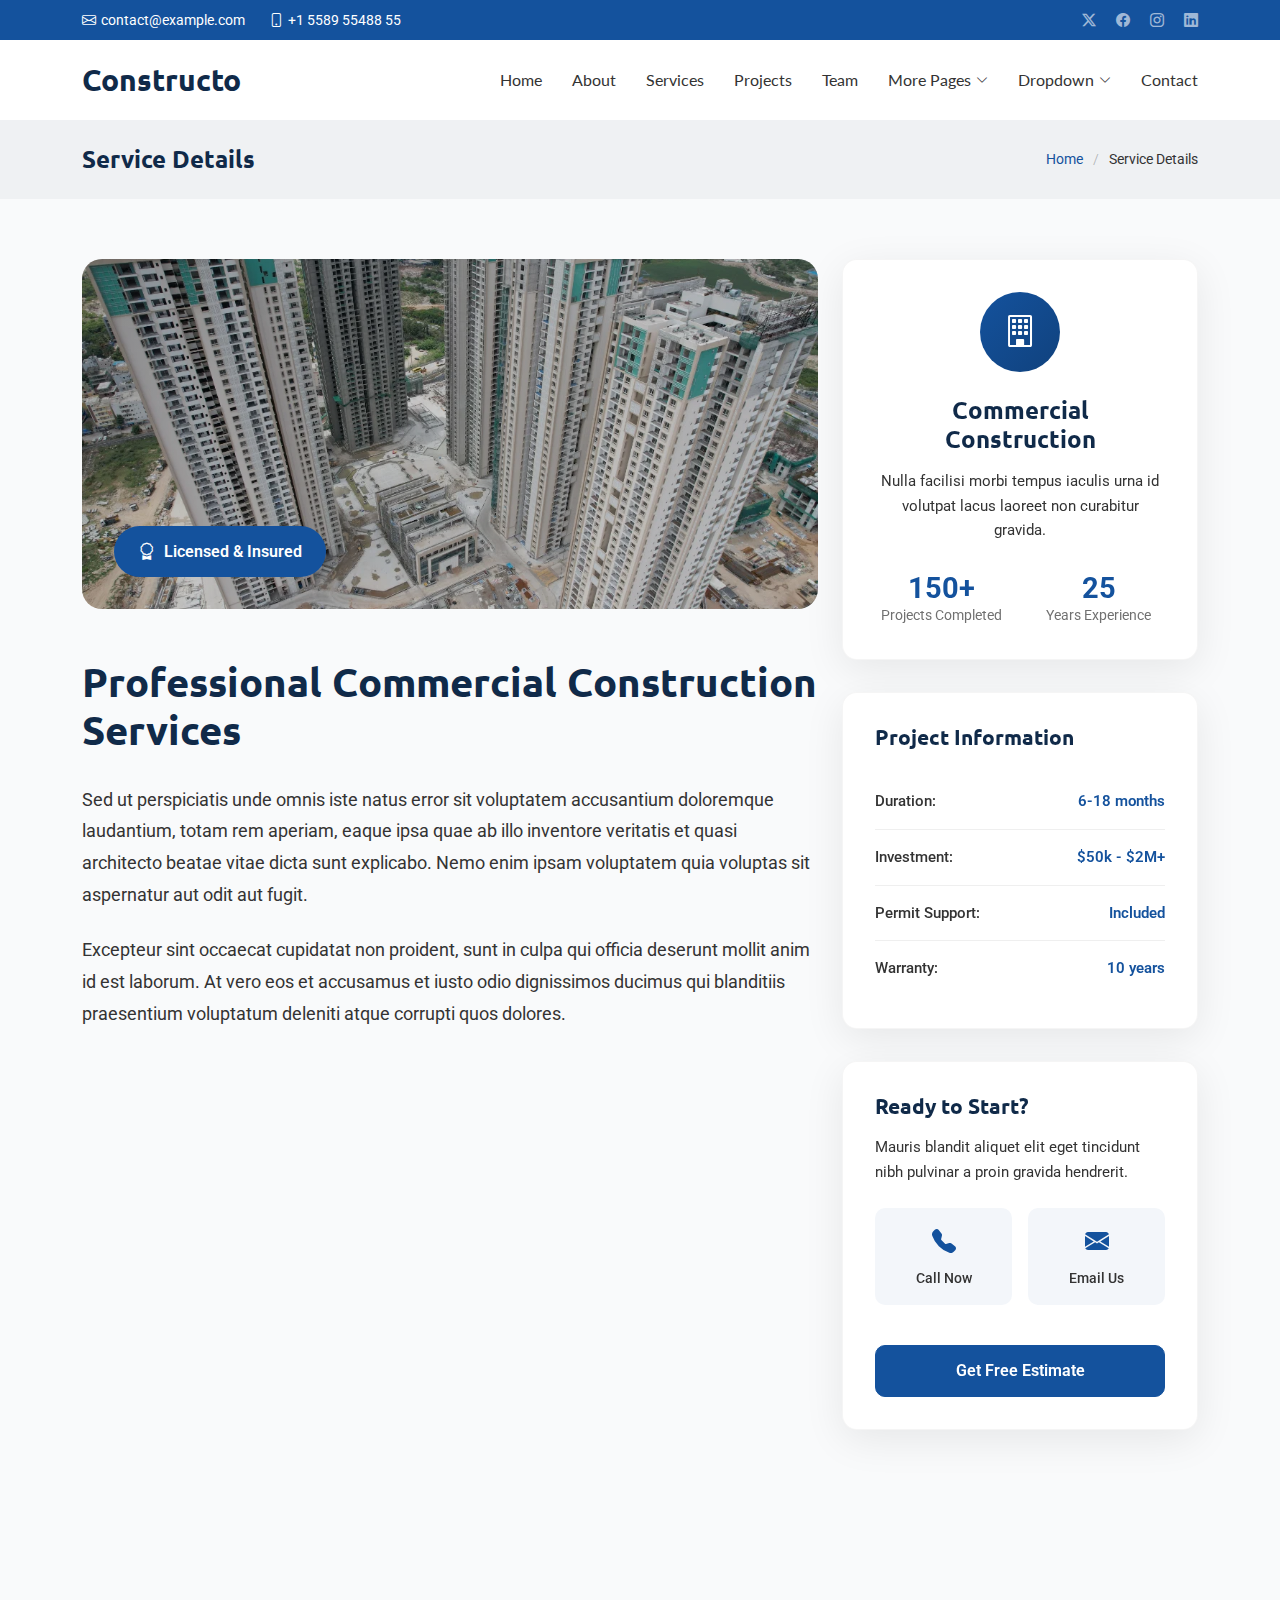
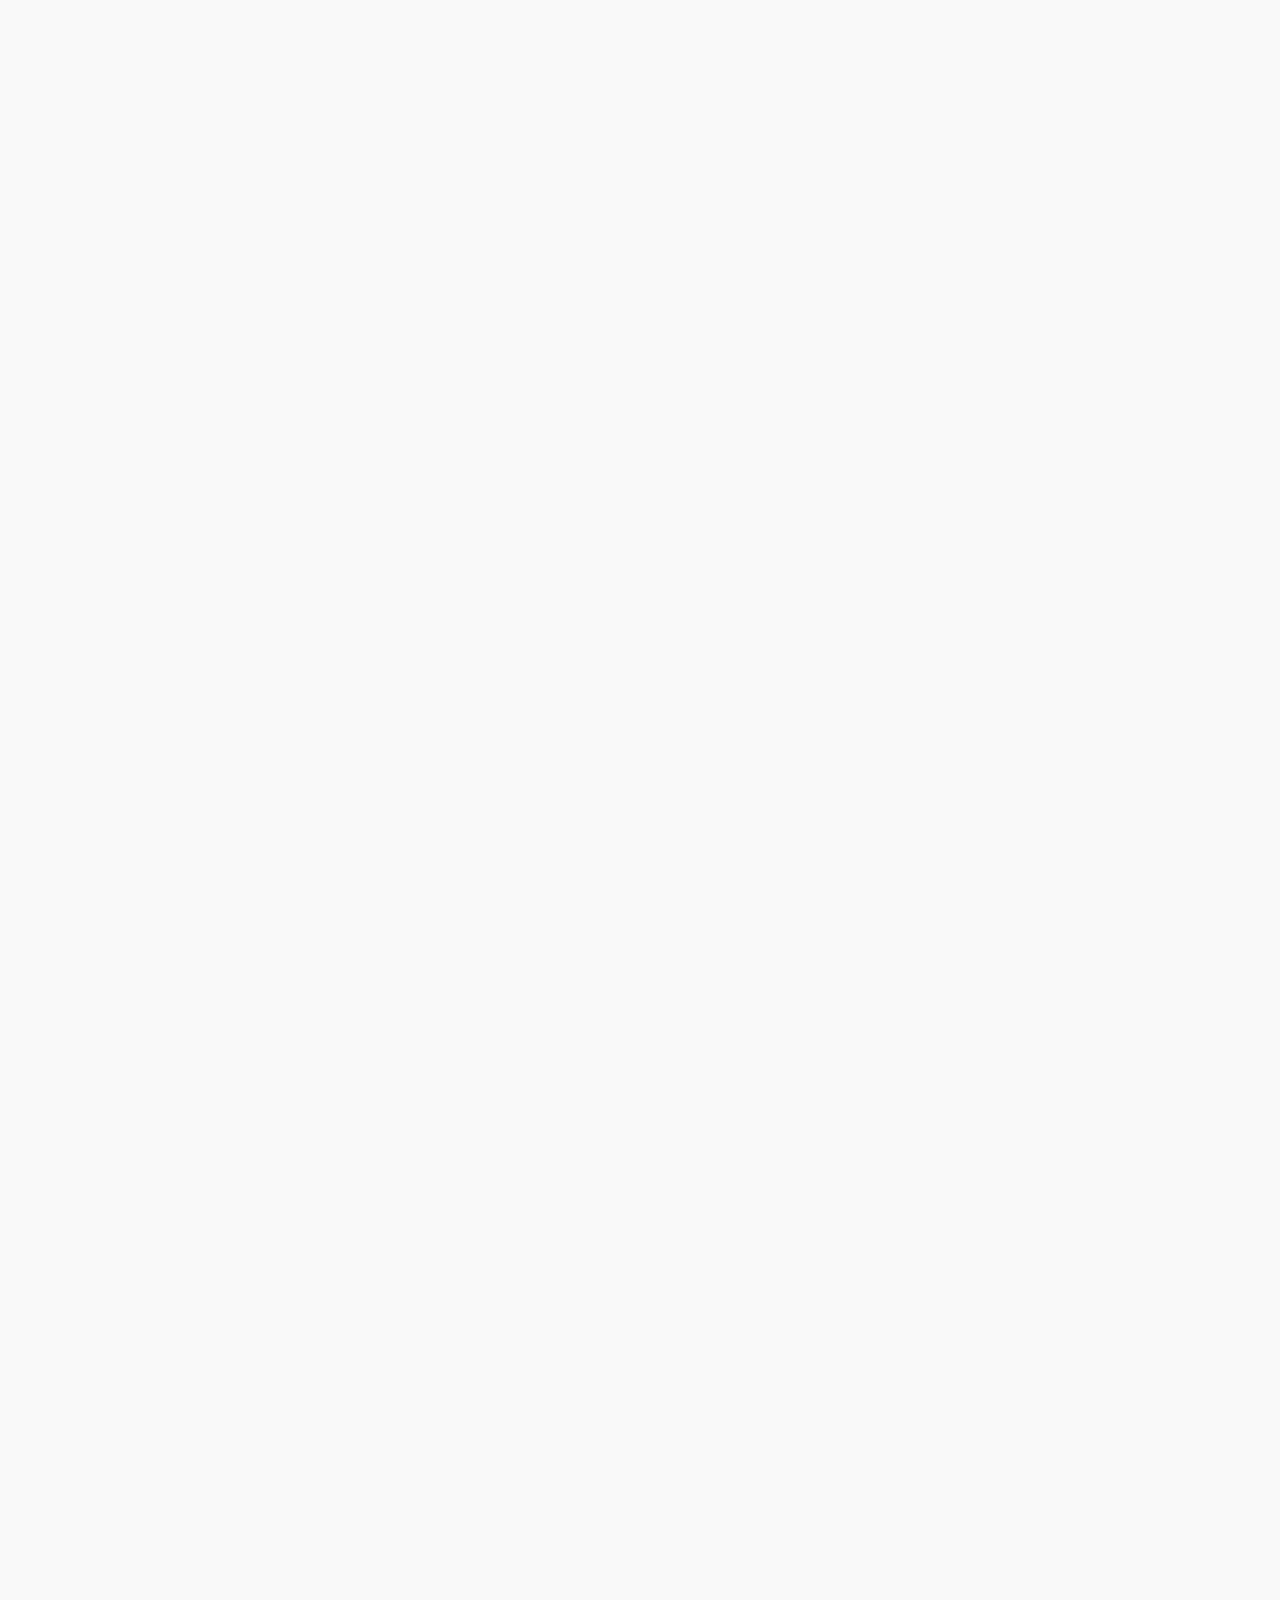
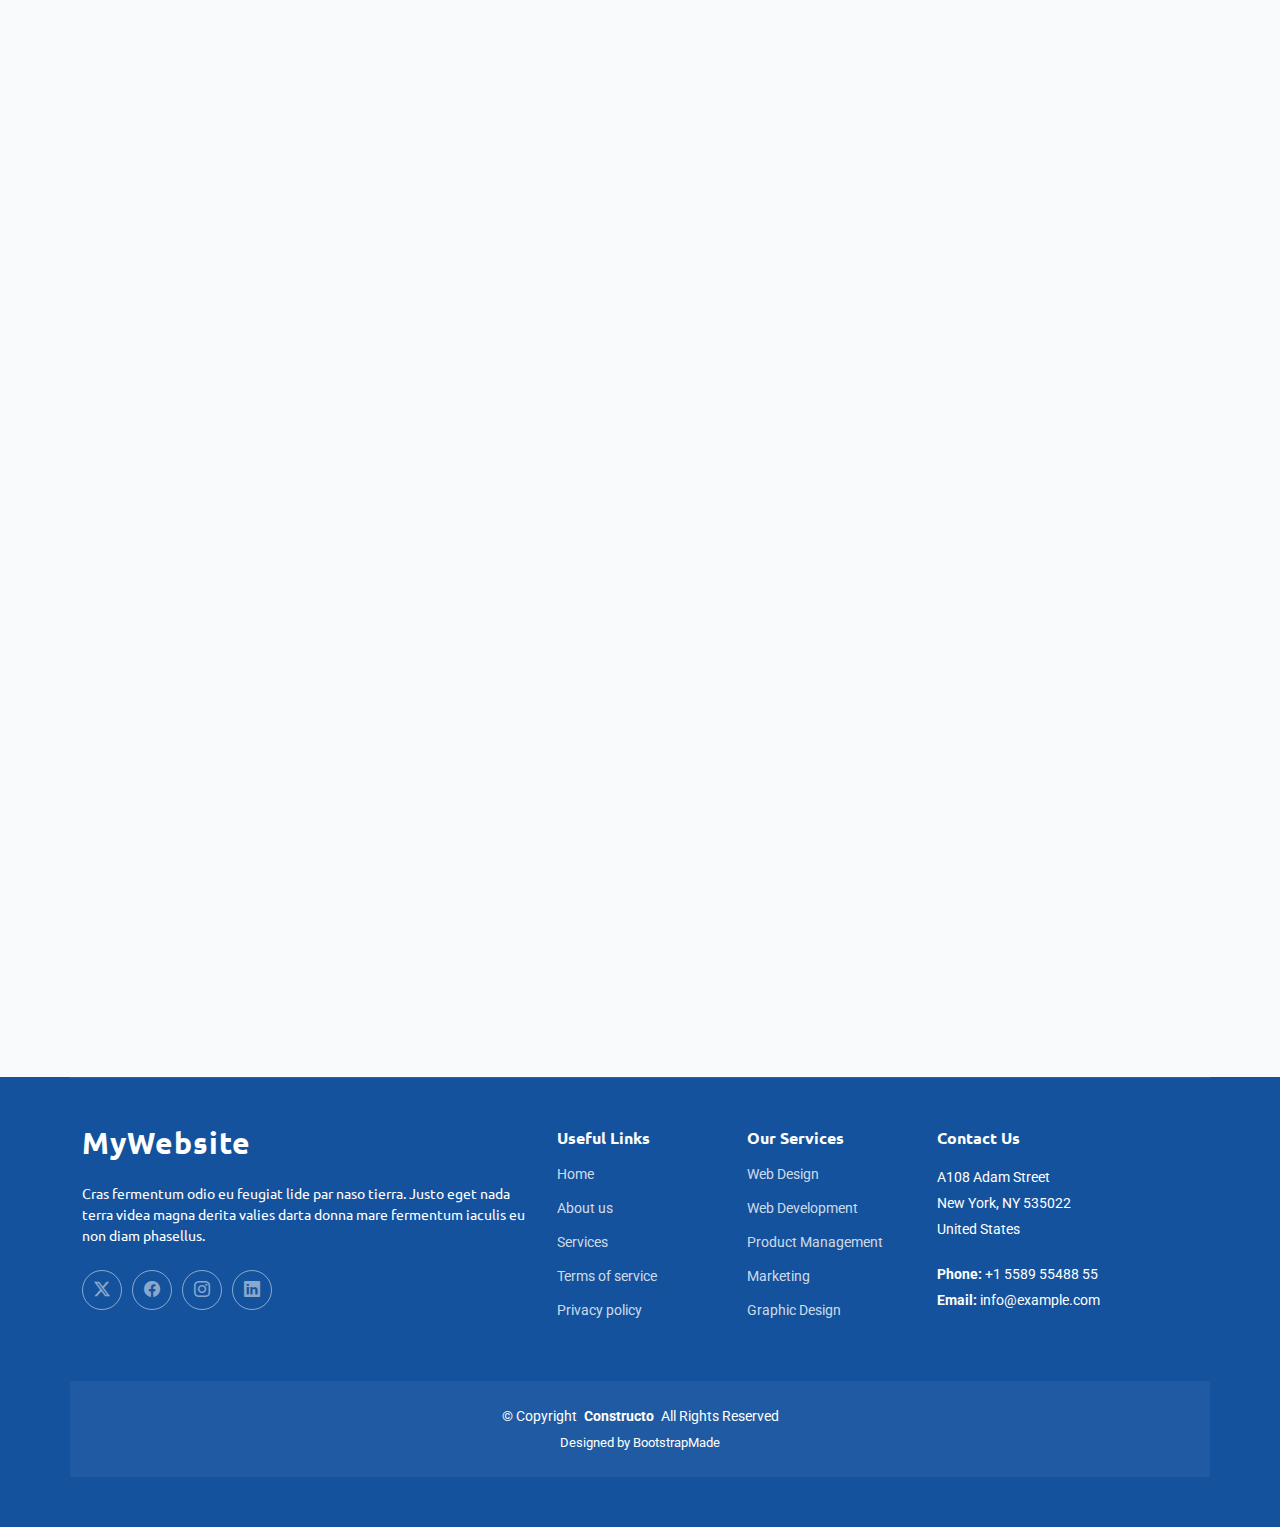
<file: service-details.html>
<!DOCTYPE html>
<html lang="en">

<head>
  <meta charset="utf-8">
  <meta content="width=device-width, initial-scale=1.0" name="viewport">
  <title>Service Details - Constructo Bootstrap Template</title>
  <meta name="description" content="">
  <meta name="keywords" content="">

  <!-- Favicons -->
  <link href="assets/img/favicon.png" rel="icon">
  <link href="assets/img/apple-touch-icon.png" rel="apple-touch-icon">

  <!-- Fonts -->
  <link href="https://fonts.googleapis.com" rel="preconnect">
  <link href="https://fonts.gstatic.com" rel="preconnect" crossorigin>
  <link href="https://fonts.googleapis.com/css2?family=Roboto:ital,wght@0,100;0,300;0,400;0,500;0,700;0,900;1,100;1,300;1,400;1,500;1,700;1,900&family=Lato:ital,wght@0,100;0,300;0,400;0,700;0,900;1,100;1,300;1,400;1,700;1,900&family=Ubuntu:ital,wght@0,300;0,400;0,500;0,700;1,300;1,400;1,500;1,700&display=swap" rel="stylesheet">

  <!-- Vendor CSS Files -->
  <link href="assets/vendor/bootstrap/css/bootstrap.min.css" rel="stylesheet">
  <link href="assets/vendor/bootstrap-icons/bootstrap-icons.css" rel="stylesheet">
  <link href="assets/vendor/aos/aos.css" rel="stylesheet">
  <link href="assets/vendor/swiper/swiper-bundle.min.css" rel="stylesheet">
  <link href="assets/vendor/glightbox/css/glightbox.min.css" rel="stylesheet">

  <!-- Main CSS File -->
  <link href="assets/css/main.css" rel="stylesheet">

  <!-- =======================================================
  * Template Name: Constructo
  * Template URL: https://bootstrapmade.com/constructo-bootstrap-construction-template/
  * Updated: Aug 30 2025 with Bootstrap v5.3.8
  * Author: BootstrapMade.com
  * License: https://bootstrapmade.com/license/
  ======================================================== -->
</head>

<body class="service-details-page">

  <header id="header" class="header sticky-top">

    <div class="topbar d-flex align-items-center dark-background">
      <div class="container d-flex justify-content-center justify-content-md-between">
        <div class="contact-info d-flex align-items-center">
          <i class="bi bi-envelope d-flex align-items-center"><a href="mailto:contact@example.com">contact@example.com</a></i>
          <i class="bi bi-phone d-flex align-items-center ms-4"><span>+1 5589 55488 55</span></i>
        </div>
        <div class="social-links d-none d-md-flex align-items-center">
          <a href="#" class="twitter"><i class="bi bi-twitter-x"></i></a>
          <a href="#" class="facebook"><i class="bi bi-facebook"></i></a>
          <a href="#" class="instagram"><i class="bi bi-instagram"></i></a>
          <a href="#" class="linkedin"><i class="bi bi-linkedin"></i></a>
        </div>
      </div>
    </div><!-- End Top Bar -->

    <div class="branding d-flex align-items-cente">

      <div class="container position-relative d-flex align-items-center justify-content-between">
        <a href="index.html" class="logo d-flex align-items-center">
          <!-- Uncomment the line below if you also wish to use an image logo -->
          <!-- <img src="assets/img/logo.webp" alt=""> -->
          <h1 class="sitename">Constructo</h1>
        </a>

        <nav id="navmenu" class="navmenu">
          <ul>
            <li><a href="index.html">Home</a></li>
            <li><a href="about.html">About</a></li>
            <li><a href="services.html">Services</a></li>
            <li><a href="projects.html">Projects</a></li>
            <li><a href="team.html">Team</a></li>
            <li class="dropdown"><a href="#"><span>More Pages</span> <i class="bi bi-chevron-down toggle-dropdown"></i></a>
              <ul>
                <li><a href="service-details.html" class="active">Service Details</a></li>
                <li><a href="project-details.html">Project Details</a></li>
                <li><a href="quote.html">Quote Form</a></li>
                <li><a href="terms.html">Terms</a></li>
                <li><a href="privacy.html">Privacy</a></li>
                <li><a href="404.html">404</a></li>
              </ul>
            </li>
            <li class="dropdown"><a href="#"><span>Dropdown</span> <i class="bi bi-chevron-down toggle-dropdown"></i></a>
              <ul>
                <li><a href="#">Dropdown 1</a></li>
                <li class="dropdown"><a href="#"><span>Deep Dropdown</span> <i class="bi bi-chevron-down toggle-dropdown"></i></a>
                  <ul>
                    <li><a href="#">Deep Dropdown 1</a></li>
                    <li><a href="#">Deep Dropdown 2</a></li>
                    <li><a href="#">Deep Dropdown 3</a></li>
                    <li><a href="#">Deep Dropdown 4</a></li>
                    <li><a href="#">Deep Dropdown 5</a></li>
                  </ul>
                </li>
                <li><a href="#">Dropdown 2</a></li>
                <li><a href="#">Dropdown 3</a></li>
                <li><a href="#">Dropdown 4</a></li>
              </ul>
            </li>
            <li><a href="contact.html">Contact</a></li>
          </ul>
          <i class="mobile-nav-toggle d-xl-none bi bi-list"></i>
        </nav>

      </div>

    </div>

  </header>

  <main class="main">

    <!-- Page Title -->
    <div class="page-title light-background">
      <div class="container d-lg-flex justify-content-between align-items-center">
        <h1 class="mb-2 mb-lg-0">Service Details</h1>
        <nav class="breadcrumbs">
          <ol>
            <li><a href="index.html">Home</a></li>
            <li class="current">Service Details</li>
          </ol>
        </nav>
      </div>
    </div><!-- End Page Title -->

    <!-- Service Details Section -->
    <section id="service-details" class="service-details section">

      <div class="container" data-aos="fade-up" data-aos-delay="100">

        <div class="row">
          <div class="col-lg-4 order-lg-2">
            <div class="service-sidebar" data-aos="fade-left" data-aos-delay="200">

              <div class="service-overview-card">
                <div class="service-icon">
                  <i class="bi bi-building"></i>
                </div>
                <h3>Commercial Construction</h3>
                <p>Nulla facilisi morbi tempus iaculis urna id volutpat lacus laoreet non curabitur gravida.</p>
                <div class="service-stats">
                  <div class="stat-item">
                    <span class="stat-number">150+</span>
                    <span class="stat-label">Projects Completed</span>
                  </div>
                  <div class="stat-item">
                    <span class="stat-number">25</span>
                    <span class="stat-label">Years Experience</span>
                  </div>
                </div>
              </div>

              <div class="quick-info-card">
                <h4>Project Information</h4>
                <div class="info-grid">
                  <div class="info-row">
                    <span class="label">Duration:</span>
                    <span class="value">6-18 months</span>
                  </div>
                  <div class="info-row">
                    <span class="label">Investment:</span>
                    <span class="value">$50k - $2M+</span>
                  </div>
                  <div class="info-row">
                    <span class="label">Permit Support:</span>
                    <span class="value">Included</span>
                  </div>
                  <div class="info-row">
                    <span class="label">Warranty:</span>
                    <span class="value">10 years</span>
                  </div>
                </div>
              </div>

              <div class="contact-action-card">
                <h4>Ready to Start?</h4>
                <p class="contact-text">Mauris blandit aliquet elit eget tincidunt nibh pulvinar a proin gravida hendrerit.</p>
                <div class="contact-methods">
                  <a href="tel:+15551234567" class="contact-btn">
                    <i class="bi bi-telephone-fill"></i>
                    <span>Call Now</span>
                  </a>
                  <a href="mailto:projects@example.com" class="contact-btn">
                    <i class="bi bi-envelope-fill"></i>
                    <span>Email Us</span>
                  </a>
                </div>
                <a href="quote.html" class="btn btn-primary w-100 mt-3">Get Free Estimate</a>
              </div>

            </div><!-- End Service Sidebar -->
          </div>

          <div class="col-lg-8 order-lg-1">
            <div class="service-main-content">

              <div class="hero-section" data-aos="zoom-in" data-aos-delay="150">
                <img src="assets/img/construction/project-5.webp" alt="Commercial Construction Services" class="img-fluid">
                <div class="hero-overlay">
                  <div class="hero-badge">
                    <i class="bi bi-award"></i>
                    <span>Licensed &amp; Insured</span>
                  </div>
                </div>
              </div>

              <div class="content-section" data-aos="fade-up" data-aos-delay="200">
                <h1>Professional Commercial Construction Services</h1>
                <div class="content-intro">
                  <p>Sed ut perspiciatis unde omnis iste natus error sit voluptatem accusantium doloremque laudantium, totam rem aperiam, eaque ipsa quae ab illo inventore veritatis et quasi architecto beatae vitae dicta sunt explicabo. Nemo enim ipsam voluptatem quia voluptas sit aspernatur aut odit aut fugit.</p>
                  <p>Excepteur sint occaecat cupidatat non proident, sunt in culpa qui officia deserunt mollit anim id est laborum. At vero eos et accusamus et iusto odio dignissimos ducimus qui blanditiis praesentium voluptatum deleniti atque corrupti quos dolores.</p>
                </div>
              </div>

              <div class="capabilities-grid" data-aos="fade-up" data-aos-delay="250">
                <h2>Our Capabilities</h2>
                <div class="row g-4">
                  <div class="col-md-6">
                    <div class="capability-card">
                      <div class="capability-icon">
                        <i class="bi bi-building-gear"></i>
                      </div>
                      <h4>New Construction</h4>
                      <p>Lorem ipsum dolor sit amet consectetur adipiscing elit sed do eiusmod tempor incididunt.</p>
                    </div>
                  </div>
                  <div class="col-md-6">
                    <div class="capability-card">
                      <div class="capability-icon">
                        <i class="bi bi-tools"></i>
                      </div>
                      <h4>Renovations</h4>
                      <p>Ut enim ad minim veniam quis nostrud exercitation ullamco laboris nisi ut aliquip ex ea.</p>
                    </div>
                  </div>
                  <div class="col-md-6">
                    <div class="capability-card">
                      <div class="capability-icon">
                        <i class="bi bi-clipboard-check"></i>
                      </div>
                      <h4>Project Management</h4>
                      <p>Duis aute irure dolor in reprehenderit in voluptate velit esse cillum dolore eu fugiat.</p>
                    </div>
                  </div>
                  <div class="col-md-6">
                    <div class="capability-card">
                      <div class="capability-icon">
                        <i class="bi bi-shield-check"></i>
                      </div>
                      <h4>Quality Assurance</h4>
                      <p>Excepteur sint occaecat cupidatat non proident sunt in culpa qui officia deserunt mollit.</p>
                    </div>
                  </div>
                </div>
              </div>

              <div class="methodology-section" data-aos="fade-up" data-aos-delay="300">
                <h2>Our Methodology</h2>
                <div class="methodology-timeline">
                  <div class="timeline-item">
                    <div class="timeline-marker">
                      <span class="phase-number">1</span>
                    </div>
                    <div class="timeline-content">
                      <h4>Planning &amp; Design</h4>
                      <p>Nemo enim ipsam voluptatem quia voluptas sit aspernatur aut odit aut fugit, sed quia consequuntur magni dolores eos qui ratione voluptatem sequi nesciunt.</p>
                      <ul class="phase-features">
                        <li>Site analysis and assessment</li>
                        <li>Architectural drawings</li>
                        <li>Permit acquisition</li>
                      </ul>
                    </div>
                  </div>

                  <div class="timeline-item">
                    <div class="timeline-marker">
                      <span class="phase-number">2</span>
                    </div>
                    <div class="timeline-content">
                      <h4>Foundation &amp; Structure</h4>
                      <p>At vero eos et accusamus et iusto odio dignissimos ducimus qui blanditiis praesentium voluptatum deleniti atque corrupti quos dolores et quas molestias.</p>
                      <ul class="phase-features">
                        <li>Site preparation and excavation</li>
                        <li>Foundation construction</li>
                        <li>Structural framework</li>
                      </ul>
                    </div>
                  </div>

                  <div class="timeline-item">
                    <div class="timeline-marker">
                      <span class="phase-number">3</span>
                    </div>
                    <div class="timeline-content">
                      <h4>Construction &amp; Installation</h4>
                      <p>Et harum quidem rerum facilis est et expedita distinctio nam libero tempore cum soluta nobis est eligendi optio cumque nihil impedit quo minus.</p>
                      <ul class="phase-features">
                        <li>Mechanical and electrical systems</li>
                        <li>Interior and exterior finishing</li>
                        <li>Quality control inspections</li>
                      </ul>
                    </div>
                  </div>

                  <div class="timeline-item">
                    <div class="timeline-marker">
                      <span class="phase-number">4</span>
                    </div>
                    <div class="timeline-content">
                      <h4>Completion &amp; Handover</h4>
                      <p>Temporibus autem quibusdam et aut officiis debitis aut rerum necessitatibus saepe eveniet ut et voluptates repudiandae sint et molestiae non recusandae.</p>
                      <ul class="phase-features">
                        <li>Final inspections and testing</li>
                        <li>Documentation and warranties</li>
                        <li>Project handover and training</li>
                      </ul>
                    </div>
                  </div>
                </div>
              </div>

            </div><!-- End Service Main Content -->
          </div>
        </div>

        <div class="portfolio-showcase mt-5" data-aos="fade-up" data-aos-delay="350">
          <div class="showcase-header text-center">
            <h2>Recent Commercial Projects</h2>
            <p>Explore our portfolio of successfully completed commercial construction projects</p>
          </div>
          <div class="row g-4 mt-3">
            <div class="col-lg-6">
              <div class="project-showcase-item">
                <div class="project-image">
                  <img src="assets/img/construction/project-6.webp" alt="Office Building Construction" class="img-fluid">
                  <div class="project-overlay">
                    <div class="project-info">
                      <h4>Downtown Office Complex</h4>
                      <p>12-story commercial building with modern amenities</p>
                      <a href="assets/img/construction/project-6.webp" class="view-btn glightbox">
                        <i class="bi bi-eye"></i>
                      </a>
                    </div>
                  </div>
                </div>
              </div>
            </div>
            <div class="col-lg-6">
              <div class="row g-4">
                <div class="col-12">
                  <div class="project-showcase-item">
                    <div class="project-image">
                      <img src="assets/img/construction/project-7.webp" alt="Retail Space Construction" class="img-fluid">
                      <div class="project-overlay">
                        <div class="project-info">
                          <h4>Shopping Center Renovation</h4>
                          <p>Complete modernization of existing retail space</p>
                          <a href="assets/img/construction/project-7.webp" class="view-btn glightbox">
                            <i class="bi bi-eye"></i>
                          </a>
                        </div>
                      </div>
                    </div>
                  </div>
                </div>
                <div class="col-12">
                  <div class="project-showcase-item">
                    <div class="project-image">
                      <img src="assets/img/construction/project-8.webp" alt="Warehouse Construction" class="img-fluid">
                      <div class="project-overlay">
                        <div class="project-info">
                          <h4>Industrial Warehouse</h4>
                          <p>50,000 sq ft distribution facility</p>
                          <a href="assets/img/construction/project-8.webp" class="view-btn glightbox">
                            <i class="bi bi-eye"></i>
                          </a>
                        </div>
                      </div>
                    </div>
                  </div>
                </div>
              </div>
            </div>
          </div>
        </div><!-- End Portfolio Showcase -->

      </div>

    </section><!-- /Service Details Section -->

  </main>

  <footer id="footer" class="footer dark-background">

    <div class="container footer-top">
      <div class="row gy-4">
        <div class="col-lg-5 col-md-12 footer-about">
          <a href="index.html" class="logo d-flex align-items-center">
            <span class="sitename">MyWebsite</span>
          </a>
          <p>Cras fermentum odio eu feugiat lide par naso tierra. Justo eget nada terra videa magna derita valies darta donna mare fermentum iaculis eu non diam phasellus.</p>
          <div class="social-links d-flex mt-4">
            <a href=""><i class="bi bi-twitter-x"></i></a>
            <a href=""><i class="bi bi-facebook"></i></a>
            <a href=""><i class="bi bi-instagram"></i></a>
            <a href=""><i class="bi bi-linkedin"></i></a>
          </div>
        </div>

        <div class="col-lg-2 col-6 footer-links">
          <h4>Useful Links</h4>
          <ul>
            <li><a href="#">Home</a></li>
            <li><a href="#">About us</a></li>
            <li><a href="#">Services</a></li>
            <li><a href="#">Terms of service</a></li>
            <li><a href="#">Privacy policy</a></li>
          </ul>
        </div>

        <div class="col-lg-2 col-6 footer-links">
          <h4>Our Services</h4>
          <ul>
            <li><a href="#">Web Design</a></li>
            <li><a href="#">Web Development</a></li>
            <li><a href="#">Product Management</a></li>
            <li><a href="#">Marketing</a></li>
            <li><a href="#">Graphic Design</a></li>
          </ul>
        </div>

        <div class="col-lg-3 col-md-12 footer-contact text-center text-md-start">
          <h4>Contact Us</h4>
          <p>A108 Adam Street</p>
          <p>New York, NY 535022</p>
          <p>United States</p>
          <p class="mt-4"><strong>Phone:</strong> <span>+1 5589 55488 55</span></p>
          <p><strong>Email:</strong> <span>info@example.com</span></p>
        </div>

      </div>
    </div>

    <div class="container copyright text-center mt-4">
      <p>© <span>Copyright</span> <strong class="px-1 sitename">Constructo</strong> <span>All Rights Reserved</span></p>
      <div class="credits">
        <!-- All the links in the footer should remain intact. -->
        <!-- You can delete the links only if you've purchased the pro version. -->
        <!-- Licensing information: https://bootstrapmade.com/license/ -->
        <!-- Purchase the pro version with working PHP/AJAX contact form: [buy-url] -->
        Designed by <a href="https://bootstrapmade.com/">BootstrapMade</a>
      </div>
    </div>

  </footer>

  <!-- Scroll Top -->
  <a href="#" id="scroll-top" class="scroll-top d-flex align-items-center justify-content-center"><i class="bi bi-arrow-up-short"></i></a>

  <!-- Preloader -->
  <div id="preloader"></div>

  <!-- Vendor JS Files -->
  <script src="assets/vendor/bootstrap/js/bootstrap.bundle.min.js"></script>
  <script src="assets/vendor/php-email-form/validate.js"></script>
  <script src="assets/vendor/aos/aos.js"></script>
  <script src="assets/vendor/swiper/swiper-bundle.min.js"></script>
  <script src="assets/vendor/glightbox/js/glightbox.min.js"></script>

  <!-- Main JS File -->
  <script src="assets/js/main.js"></script>

</body>

</html>
</file>
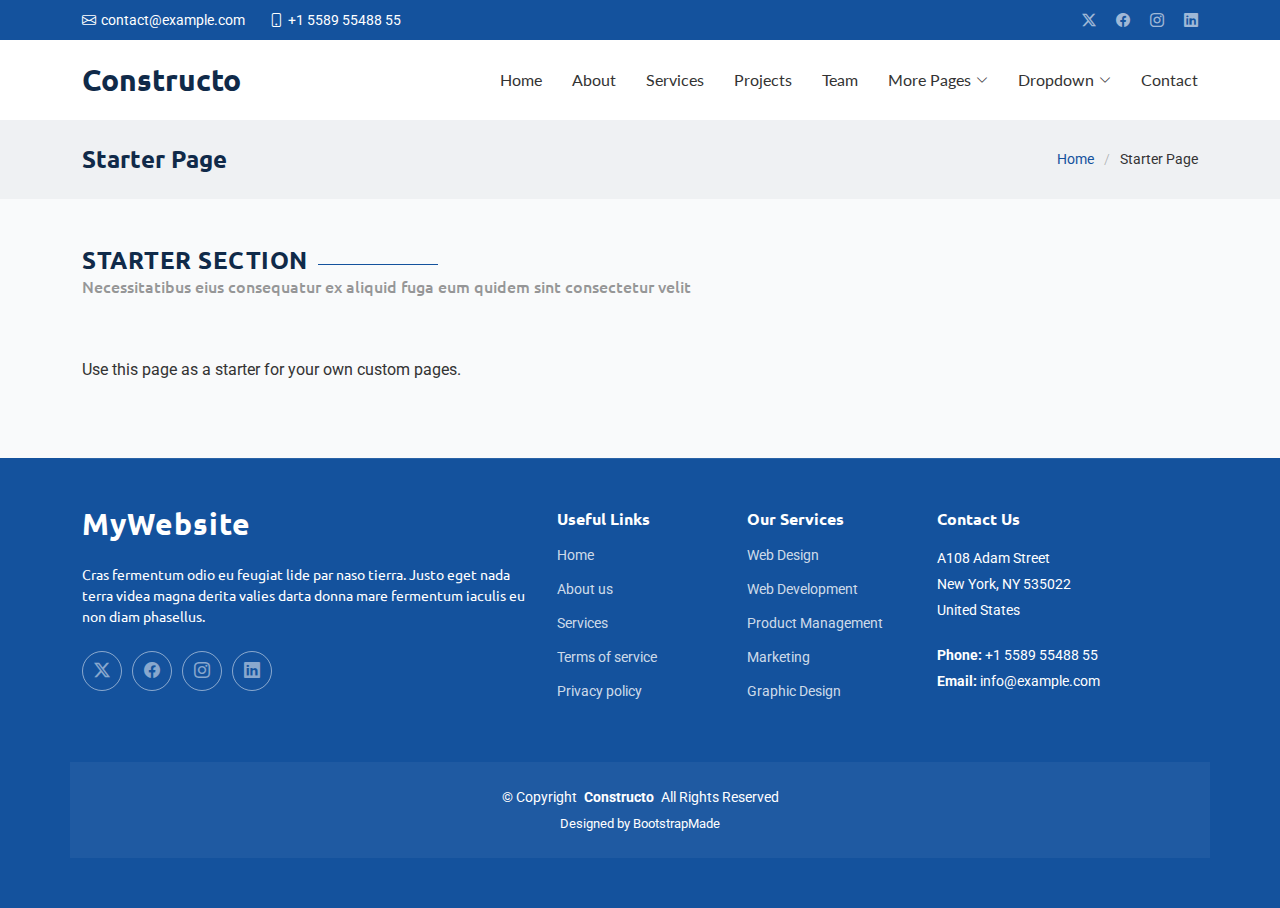
<file: starter-page.html>
<!DOCTYPE html>
<html lang="en">

<head>
  <meta charset="utf-8">
  <meta content="width=device-width, initial-scale=1.0" name="viewport">
  <title>Starter Page - Constructo Bootstrap Template</title>
  <meta name="description" content="">
  <meta name="keywords" content="">

  <!-- Favicons -->
  <link href="assets/img/favicon.png" rel="icon">
  <link href="assets/img/apple-touch-icon.png" rel="apple-touch-icon">

  <!-- Fonts -->
  <link href="https://fonts.googleapis.com" rel="preconnect">
  <link href="https://fonts.gstatic.com" rel="preconnect" crossorigin>
  <link href="https://fonts.googleapis.com/css2?family=Roboto:ital,wght@0,100;0,300;0,400;0,500;0,700;0,900;1,100;1,300;1,400;1,500;1,700;1,900&family=Lato:ital,wght@0,100;0,300;0,400;0,700;0,900;1,100;1,300;1,400;1,700;1,900&family=Ubuntu:ital,wght@0,300;0,400;0,500;0,700;1,300;1,400;1,500;1,700&display=swap" rel="stylesheet">

  <!-- Vendor CSS Files -->
  <link href="assets/vendor/bootstrap/css/bootstrap.min.css" rel="stylesheet">
  <link href="assets/vendor/bootstrap-icons/bootstrap-icons.css" rel="stylesheet">
  <link href="assets/vendor/aos/aos.css" rel="stylesheet">
  <link href="assets/vendor/swiper/swiper-bundle.min.css" rel="stylesheet">
  <link href="assets/vendor/glightbox/css/glightbox.min.css" rel="stylesheet">

  <!-- Main CSS File -->
  <link href="assets/css/main.css" rel="stylesheet">

  <!-- =======================================================
  * Template Name: Constructo
  * Template URL: https://bootstrapmade.com/constructo-bootstrap-construction-template/
  * Updated: Aug 30 2025 with Bootstrap v5.3.8
  * Author: BootstrapMade.com
  * License: https://bootstrapmade.com/license/
  ======================================================== -->
</head>

<body class="starter-page-page">

  <header id="header" class="header sticky-top">

    <div class="topbar d-flex align-items-center dark-background">
      <div class="container d-flex justify-content-center justify-content-md-between">
        <div class="contact-info d-flex align-items-center">
          <i class="bi bi-envelope d-flex align-items-center"><a href="mailto:contact@example.com">contact@example.com</a></i>
          <i class="bi bi-phone d-flex align-items-center ms-4"><span>+1 5589 55488 55</span></i>
        </div>
        <div class="social-links d-none d-md-flex align-items-center">
          <a href="#" class="twitter"><i class="bi bi-twitter-x"></i></a>
          <a href="#" class="facebook"><i class="bi bi-facebook"></i></a>
          <a href="#" class="instagram"><i class="bi bi-instagram"></i></a>
          <a href="#" class="linkedin"><i class="bi bi-linkedin"></i></a>
        </div>
      </div>
    </div><!-- End Top Bar -->

    <div class="branding d-flex align-items-cente">

      <div class="container position-relative d-flex align-items-center justify-content-between">
        <a href="index.html" class="logo d-flex align-items-center">
          <!-- Uncomment the line below if you also wish to use an image logo -->
          <!-- <img src="assets/img/logo.webp" alt=""> -->
          <h1 class="sitename">Constructo</h1>
        </a>

        <nav id="navmenu" class="navmenu">
          <ul>
            <li><a href="index.html">Home</a></li>
            <li><a href="about.html">About</a></li>
            <li><a href="services.html">Services</a></li>
            <li><a href="projects.html">Projects</a></li>
            <li><a href="team.html">Team</a></li>
            <li class="dropdown"><a href="#"><span>More Pages</span> <i class="bi bi-chevron-down toggle-dropdown"></i></a>
              <ul>
                <li><a href="service-details.html">Service Details</a></li>
                <li><a href="project-details.html">Project Details</a></li>
                <li><a href="quote.html">Quote Form</a></li>
                <li><a href="terms.html">Terms</a></li>
                <li><a href="privacy.html">Privacy</a></li>
                <li><a href="404.html">404</a></li>
              </ul>
            </li>
            <li class="dropdown"><a href="#"><span>Dropdown</span> <i class="bi bi-chevron-down toggle-dropdown"></i></a>
              <ul>
                <li><a href="#">Dropdown 1</a></li>
                <li class="dropdown"><a href="#"><span>Deep Dropdown</span> <i class="bi bi-chevron-down toggle-dropdown"></i></a>
                  <ul>
                    <li><a href="#">Deep Dropdown 1</a></li>
                    <li><a href="#">Deep Dropdown 2</a></li>
                    <li><a href="#">Deep Dropdown 3</a></li>
                    <li><a href="#">Deep Dropdown 4</a></li>
                    <li><a href="#">Deep Dropdown 5</a></li>
                  </ul>
                </li>
                <li><a href="#">Dropdown 2</a></li>
                <li><a href="#">Dropdown 3</a></li>
                <li><a href="#">Dropdown 4</a></li>
              </ul>
            </li>
            <li><a href="contact.html">Contact</a></li>
          </ul>
          <i class="mobile-nav-toggle d-xl-none bi bi-list"></i>
        </nav>

      </div>

    </div>

  </header>

  <main class="main">

    <!-- Page Title -->
    <div class="page-title light-background">
      <div class="container d-lg-flex justify-content-between align-items-center">
        <h1 class="mb-2 mb-lg-0">Starter Page</h1>
        <nav class="breadcrumbs">
          <ol>
            <li><a href="index.html">Home</a></li>
            <li class="current">Starter Page</li>
          </ol>
        </nav>
      </div>
    </div><!-- End Page Title -->

    <!-- Starter Section Section -->
    <section id="starter-section" class="starter-section section">

      <!-- Section Title -->
      <div class="container section-title">
        <h2>Starter Section</h2>
        <p>Necessitatibus eius consequatur ex aliquid fuga eum quidem sint consectetur velit</p>
      </div><!-- End Section Title -->

      <div class="container" data-aos="fade-up">
        <p>Use this page as a starter for your own custom pages.</p>
      </div>

    </section><!-- /Starter Section Section -->

  </main>

  <footer id="footer" class="footer dark-background">

    <div class="container footer-top">
      <div class="row gy-4">
        <div class="col-lg-5 col-md-12 footer-about">
          <a href="index.html" class="logo d-flex align-items-center">
            <span class="sitename">MyWebsite</span>
          </a>
          <p>Cras fermentum odio eu feugiat lide par naso tierra. Justo eget nada terra videa magna derita valies darta donna mare fermentum iaculis eu non diam phasellus.</p>
          <div class="social-links d-flex mt-4">
            <a href=""><i class="bi bi-twitter-x"></i></a>
            <a href=""><i class="bi bi-facebook"></i></a>
            <a href=""><i class="bi bi-instagram"></i></a>
            <a href=""><i class="bi bi-linkedin"></i></a>
          </div>
        </div>

        <div class="col-lg-2 col-6 footer-links">
          <h4>Useful Links</h4>
          <ul>
            <li><a href="#">Home</a></li>
            <li><a href="#">About us</a></li>
            <li><a href="#">Services</a></li>
            <li><a href="#">Terms of service</a></li>
            <li><a href="#">Privacy policy</a></li>
          </ul>
        </div>

        <div class="col-lg-2 col-6 footer-links">
          <h4>Our Services</h4>
          <ul>
            <li><a href="#">Web Design</a></li>
            <li><a href="#">Web Development</a></li>
            <li><a href="#">Product Management</a></li>
            <li><a href="#">Marketing</a></li>
            <li><a href="#">Graphic Design</a></li>
          </ul>
        </div>

        <div class="col-lg-3 col-md-12 footer-contact text-center text-md-start">
          <h4>Contact Us</h4>
          <p>A108 Adam Street</p>
          <p>New York, NY 535022</p>
          <p>United States</p>
          <p class="mt-4"><strong>Phone:</strong> <span>+1 5589 55488 55</span></p>
          <p><strong>Email:</strong> <span>info@example.com</span></p>
        </div>

      </div>
    </div>

    <div class="container copyright text-center mt-4">
      <p>© <span>Copyright</span> <strong class="px-1 sitename">Constructo</strong> <span>All Rights Reserved</span></p>
      <div class="credits">
        <!-- All the links in the footer should remain intact. -->
        <!-- You can delete the links only if you've purchased the pro version. -->
        <!-- Licensing information: https://bootstrapmade.com/license/ -->
        <!-- Purchase the pro version with working PHP/AJAX contact form: [buy-url] -->
        Designed by <a href="https://bootstrapmade.com/">BootstrapMade</a>
      </div>
    </div>

  </footer>

  <!-- Scroll Top -->
  <a href="#" id="scroll-top" class="scroll-top d-flex align-items-center justify-content-center"><i class="bi bi-arrow-up-short"></i></a>

  <!-- Preloader -->
  <div id="preloader"></div>

  <!-- Vendor JS Files -->
  <script src="assets/vendor/bootstrap/js/bootstrap.bundle.min.js"></script>
  <script src="assets/vendor/php-email-form/validate.js"></script>
  <script src="assets/vendor/aos/aos.js"></script>
  <script src="assets/vendor/swiper/swiper-bundle.min.js"></script>
  <script src="assets/vendor/glightbox/js/glightbox.min.js"></script>

  <!-- Main JS File -->
  <script src="assets/js/main.js"></script>

</body>

</html>
</file>
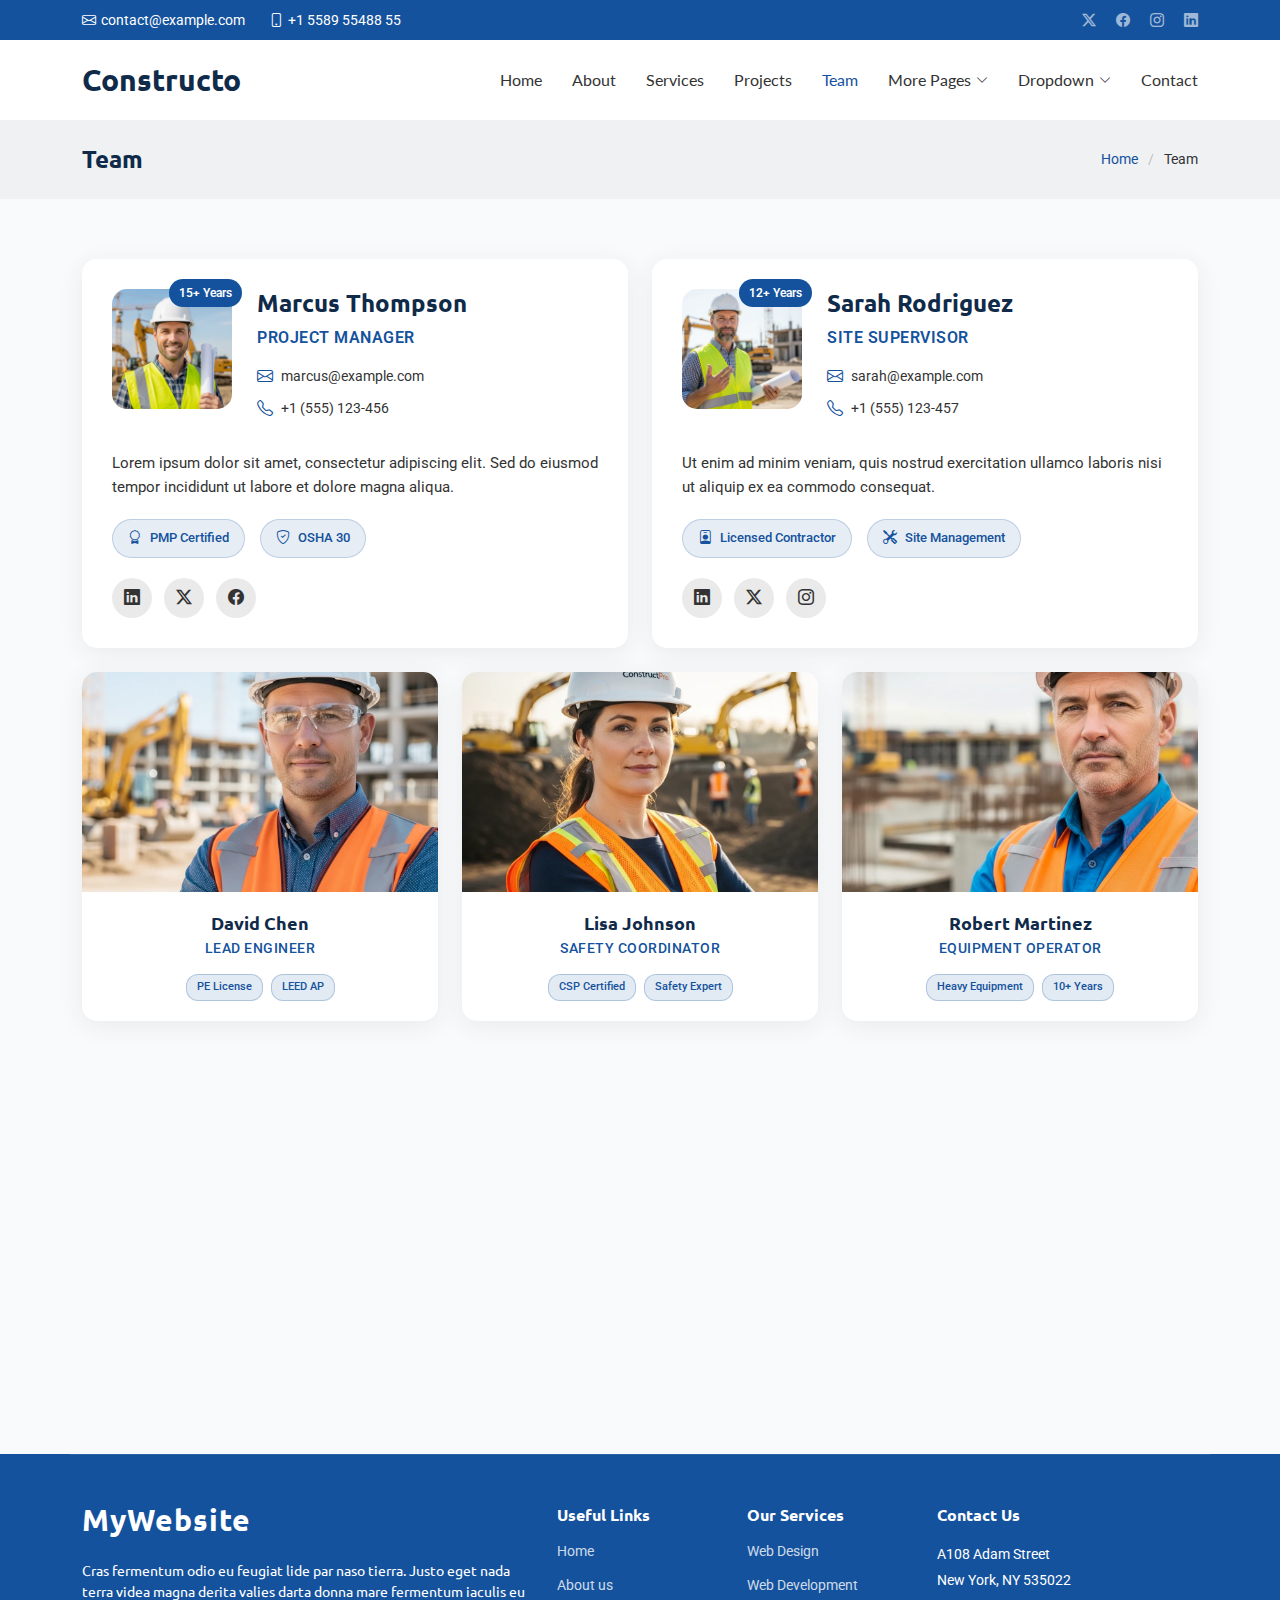
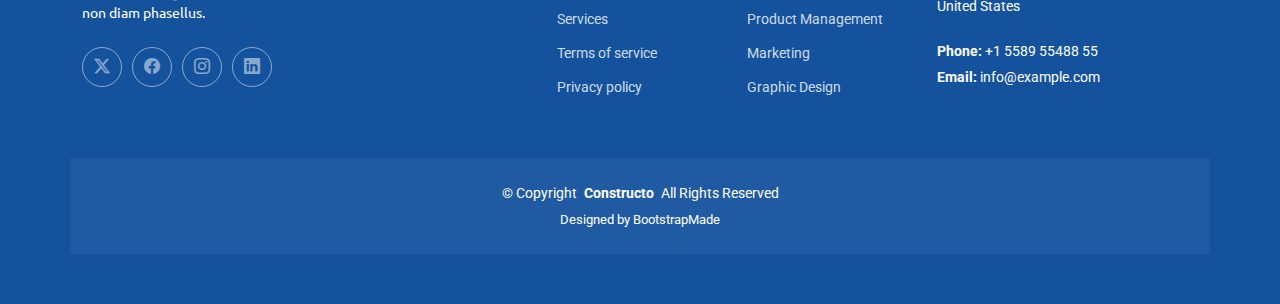
<file: team.html>
<!DOCTYPE html>
<html lang="en">

<head>
  <meta charset="utf-8">
  <meta content="width=device-width, initial-scale=1.0" name="viewport">
  <title>Team - Constructo Bootstrap Template</title>
  <meta name="description" content="">
  <meta name="keywords" content="">

  <!-- Favicons -->
  <link href="assets/img/favicon.png" rel="icon">
  <link href="assets/img/apple-touch-icon.png" rel="apple-touch-icon">

  <!-- Fonts -->
  <link href="https://fonts.googleapis.com" rel="preconnect">
  <link href="https://fonts.gstatic.com" rel="preconnect" crossorigin>
  <link href="https://fonts.googleapis.com/css2?family=Roboto:ital,wght@0,100;0,300;0,400;0,500;0,700;0,900;1,100;1,300;1,400;1,500;1,700;1,900&family=Lato:ital,wght@0,100;0,300;0,400;0,700;0,900;1,100;1,300;1,400;1,700;1,900&family=Ubuntu:ital,wght@0,300;0,400;0,500;0,700;1,300;1,400;1,500;1,700&display=swap" rel="stylesheet">

  <!-- Vendor CSS Files -->
  <link href="assets/vendor/bootstrap/css/bootstrap.min.css" rel="stylesheet">
  <link href="assets/vendor/bootstrap-icons/bootstrap-icons.css" rel="stylesheet">
  <link href="assets/vendor/aos/aos.css" rel="stylesheet">
  <link href="assets/vendor/swiper/swiper-bundle.min.css" rel="stylesheet">
  <link href="assets/vendor/glightbox/css/glightbox.min.css" rel="stylesheet">

  <!-- Main CSS File -->
  <link href="assets/css/main.css" rel="stylesheet">

  <!-- =======================================================
  * Template Name: Constructo
  * Template URL: https://bootstrapmade.com/constructo-bootstrap-construction-template/
  * Updated: Aug 30 2025 with Bootstrap v5.3.8
  * Author: BootstrapMade.com
  * License: https://bootstrapmade.com/license/
  ======================================================== -->
</head>

<body class="team-page">

  <header id="header" class="header sticky-top">

    <div class="topbar d-flex align-items-center dark-background">
      <div class="container d-flex justify-content-center justify-content-md-between">
        <div class="contact-info d-flex align-items-center">
          <i class="bi bi-envelope d-flex align-items-center"><a href="mailto:contact@example.com">contact@example.com</a></i>
          <i class="bi bi-phone d-flex align-items-center ms-4"><span>+1 5589 55488 55</span></i>
        </div>
        <div class="social-links d-none d-md-flex align-items-center">
          <a href="#" class="twitter"><i class="bi bi-twitter-x"></i></a>
          <a href="#" class="facebook"><i class="bi bi-facebook"></i></a>
          <a href="#" class="instagram"><i class="bi bi-instagram"></i></a>
          <a href="#" class="linkedin"><i class="bi bi-linkedin"></i></a>
        </div>
      </div>
    </div><!-- End Top Bar -->

    <div class="branding d-flex align-items-cente">

      <div class="container position-relative d-flex align-items-center justify-content-between">
        <a href="index.html" class="logo d-flex align-items-center">
          <!-- Uncomment the line below if you also wish to use an image logo -->
          <!-- <img src="assets/img/logo.webp" alt=""> -->
          <h1 class="sitename">Constructo</h1>
        </a>

        <nav id="navmenu" class="navmenu">
          <ul>
            <li><a href="index.html">Home</a></li>
            <li><a href="about.html">About</a></li>
            <li><a href="services.html">Services</a></li>
            <li><a href="projects.html">Projects</a></li>
            <li><a href="team.html" class="active">Team</a></li>
            <li class="dropdown"><a href="#"><span>More Pages</span> <i class="bi bi-chevron-down toggle-dropdown"></i></a>
              <ul>
                <li><a href="service-details.html">Service Details</a></li>
                <li><a href="project-details.html">Project Details</a></li>
                <li><a href="quote.html">Quote Form</a></li>
                <li><a href="terms.html">Terms</a></li>
                <li><a href="privacy.html">Privacy</a></li>
                <li><a href="404.html">404</a></li>
              </ul>
            </li>
            <li class="dropdown"><a href="#"><span>Dropdown</span> <i class="bi bi-chevron-down toggle-dropdown"></i></a>
              <ul>
                <li><a href="#">Dropdown 1</a></li>
                <li class="dropdown"><a href="#"><span>Deep Dropdown</span> <i class="bi bi-chevron-down toggle-dropdown"></i></a>
                  <ul>
                    <li><a href="#">Deep Dropdown 1</a></li>
                    <li><a href="#">Deep Dropdown 2</a></li>
                    <li><a href="#">Deep Dropdown 3</a></li>
                    <li><a href="#">Deep Dropdown 4</a></li>
                    <li><a href="#">Deep Dropdown 5</a></li>
                  </ul>
                </li>
                <li><a href="#">Dropdown 2</a></li>
                <li><a href="#">Dropdown 3</a></li>
                <li><a href="#">Dropdown 4</a></li>
              </ul>
            </li>
            <li><a href="contact.html">Contact</a></li>
          </ul>
          <i class="mobile-nav-toggle d-xl-none bi bi-list"></i>
        </nav>

      </div>

    </div>

  </header>

  <main class="main">

    <!-- Page Title -->
    <div class="page-title light-background">
      <div class="container d-lg-flex justify-content-between align-items-center">
        <h1 class="mb-2 mb-lg-0">Team</h1>
        <nav class="breadcrumbs">
          <ol>
            <li><a href="index.html">Home</a></li>
            <li class="current">Team</li>
          </ol>
        </nav>
      </div>
    </div><!-- End Page Title -->

    <!-- Team Section -->
    <section id="team" class="team section">

      <div class="container" data-aos="fade-up" data-aos-delay="100">

        <div class="row gy-4">

          <div class="col-lg-6" data-aos="fade-up" data-aos-delay="100">
            <div class="team-card featured">
              <div class="team-header">
                <div class="team-image">
                  <img src="assets/img/construction/team-1.webp" class="img-fluid" alt="">
                  <div class="experience-badge">15+ Years</div>
                </div>
                <div class="team-info">
                  <h4>Marcus Thompson</h4>
                  <span class="position">Project Manager</span>
                  <div class="contact-info">
                    <a href="mailto:marcus@example.com"><i class="bi bi-envelope"></i> marcus@example.com</a>
                    <a href="tel:+1555123456"><i class="bi bi-telephone"></i> +1 (555) 123-456</a>
                  </div>
                </div>
              </div>
              <div class="team-details">
                <p>Lorem ipsum dolor sit amet, consectetur adipiscing elit. Sed do eiusmod tempor incididunt ut labore et dolore magna aliqua.</p>
                <div class="credentials">
                  <div class="cred-item">
                    <i class="bi bi-award"></i>
                    <span>PMP Certified</span>
                  </div>
                  <div class="cred-item">
                    <i class="bi bi-shield-check"></i>
                    <span>OSHA 30</span>
                  </div>
                </div>
                <div class="social-links">
                  <a href="#"><i class="bi bi-linkedin"></i></a>
                  <a href="#"><i class="bi bi-twitter-x"></i></a>
                  <a href="#"><i class="bi bi-facebook"></i></a>
                </div>
              </div>
            </div>
          </div><!-- End Featured Team Member -->

          <div class="col-lg-6" data-aos="fade-up" data-aos-delay="200">
            <div class="team-card featured">
              <div class="team-header">
                <div class="team-image">
                  <img src="assets/img/construction/team-2.webp" class="img-fluid" alt="">
                  <div class="experience-badge">12+ Years</div>
                </div>
                <div class="team-info">
                  <h4>Sarah Rodriguez</h4>
                  <span class="position">Site Supervisor</span>
                  <div class="contact-info">
                    <a href="mailto:sarah@example.com"><i class="bi bi-envelope"></i> sarah@example.com</a>
                    <a href="tel:+1555123457"><i class="bi bi-telephone"></i> +1 (555) 123-457</a>
                  </div>
                </div>
              </div>
              <div class="team-details">
                <p>Ut enim ad minim veniam, quis nostrud exercitation ullamco laboris nisi ut aliquip ex ea commodo consequat.</p>
                <div class="credentials">
                  <div class="cred-item">
                    <i class="bi bi-person-badge"></i>
                    <span>Licensed Contractor</span>
                  </div>
                  <div class="cred-item">
                    <i class="bi bi-tools"></i>
                    <span>Site Management</span>
                  </div>
                </div>
                <div class="social-links">
                  <a href="#"><i class="bi bi-linkedin"></i></a>
                  <a href="#"><i class="bi bi-twitter-x"></i></a>
                  <a href="#"><i class="bi bi-instagram"></i></a>
                </div>
              </div>
            </div>
          </div><!-- End Featured Team Member -->

          <div class="col-lg-4 col-md-6" data-aos="fade-up" data-aos-delay="300">
            <div class="team-card compact">
              <div class="member-photo">
                <img src="assets/img/construction/team-3.webp" class="img-fluid" alt="">
                <div class="hover-overlay">
                  <div class="overlay-content">
                    <h5>David Chen</h5>
                    <span>Lead Engineer</span>
                    <div class="quick-contact">
                      <a href="#"><i class="bi bi-envelope"></i></a>
                      <a href="#"><i class="bi bi-telephone"></i></a>
                      <a href="#"><i class="bi bi-linkedin"></i></a>
                    </div>
                  </div>
                </div>
              </div>
              <div class="member-summary">
                <h5>David Chen</h5>
                <span>Lead Engineer</span>
                <div class="skills">
                  <span class="skill-tag">PE License</span>
                  <span class="skill-tag">LEED AP</span>
                </div>
              </div>
            </div>
          </div><!-- End Compact Team Member -->

          <div class="col-lg-4 col-md-6" data-aos="fade-up" data-aos-delay="400">
            <div class="team-card compact">
              <div class="member-photo">
                <img src="assets/img/construction/team-4.webp" class="img-fluid" alt="">
                <div class="hover-overlay">
                  <div class="overlay-content">
                    <h5>Lisa Johnson</h5>
                    <span>Safety Coordinator</span>
                    <div class="quick-contact">
                      <a href="#"><i class="bi bi-envelope"></i></a>
                      <a href="#"><i class="bi bi-telephone"></i></a>
                      <a href="#"><i class="bi bi-linkedin"></i></a>
                    </div>
                  </div>
                </div>
              </div>
              <div class="member-summary">
                <h5>Lisa Johnson</h5>
                <span>Safety Coordinator</span>
                <div class="skills">
                  <span class="skill-tag">CSP Certified</span>
                  <span class="skill-tag">Safety Expert</span>
                </div>
              </div>
            </div>
          </div><!-- End Compact Team Member -->

          <div class="col-lg-4 col-md-6" data-aos="fade-up" data-aos-delay="100">
            <div class="team-card compact">
              <div class="member-photo">
                <img src="assets/img/construction/team-5.webp" class="img-fluid" alt="">
                <div class="hover-overlay">
                  <div class="overlay-content">
                    <h5>Robert Martinez</h5>
                    <span>Equipment Operator</span>
                    <div class="quick-contact">
                      <a href="#"><i class="bi bi-envelope"></i></a>
                      <a href="#"><i class="bi bi-telephone"></i></a>
                      <a href="#"><i class="bi bi-linkedin"></i></a>
                    </div>
                  </div>
                </div>
              </div>
              <div class="member-summary">
                <h5>Robert Martinez</h5>
                <span>Equipment Operator</span>
                <div class="skills">
                  <span class="skill-tag">Heavy Equipment</span>
                  <span class="skill-tag">10+ Years</span>
                </div>
              </div>
            </div>
          </div><!-- End Compact Team Member -->

          <div class="col-lg-4 col-md-6" data-aos="fade-up" data-aos-delay="200">
            <div class="team-card compact">
              <div class="member-photo">
                <img src="assets/img/construction/team-6.webp" class="img-fluid" alt="">
                <div class="hover-overlay">
                  <div class="overlay-content">
                    <h5>Emily Davis</h5>
                    <span>Quality Control Specialist</span>
                    <div class="quick-contact">
                      <a href="#"><i class="bi bi-envelope"></i></a>
                      <a href="#"><i class="bi bi-telephone"></i></a>
                      <a href="#"><i class="bi bi-linkedin"></i></a>
                    </div>
                  </div>
                </div>
              </div>
              <div class="member-summary">
                <h5>Emily Davis</h5>
                <span>Quality Control Specialist</span>
                <div class="skills">
                  <span class="skill-tag">Quality Assurance</span>
                  <span class="skill-tag">Certified</span>
                </div>
              </div>
            </div>
          </div><!-- End Compact Team Member -->

          <div class="col-lg-4 col-md-6" data-aos="fade-up" data-aos-delay="300">
            <div class="team-card compact">
              <div class="member-photo">
                <img src="assets/img/construction/team-7.webp" class="img-fluid" alt="">
                <div class="hover-overlay">
                  <div class="overlay-content">
                    <h5>James Wilson</h5>
                    <span>Foreman</span>
                    <div class="quick-contact">
                      <a href="#"><i class="bi bi-envelope"></i></a>
                      <a href="#"><i class="bi bi-telephone"></i></a>
                      <a href="#"><i class="bi bi-linkedin"></i></a>
                    </div>
                  </div>
                </div>
              </div>
              <div class="member-summary">
                <h5>James Wilson</h5>
                <span>Foreman</span>
                <div class="skills">
                  <span class="skill-tag">Supervisor</span>
                  <span class="skill-tag">Leadership</span>
                </div>
              </div>
            </div>
          </div><!-- End Compact Team Member -->

          <div class="col-lg-4 col-md-6" data-aos="fade-up" data-aos-delay="400">
            <div class="team-card compact">
              <div class="member-photo">
                <img src="assets/img/construction/team-8.webp" class="img-fluid" alt="">
                <div class="hover-overlay">
                  <div class="overlay-content">
                    <h5>Amanda Taylor</h5>
                    <span>Estimator</span>
                    <div class="quick-contact">
                      <a href="#"><i class="bi bi-envelope"></i></a>
                      <a href="#"><i class="bi bi-telephone"></i></a>
                      <a href="#"><i class="bi bi-linkedin"></i></a>
                    </div>
                  </div>
                </div>
              </div>
              <div class="member-summary">
                <h5>Amanda Taylor</h5>
                <span>Estimator</span>
                <div class="skills">
                  <span class="skill-tag">Cost Professional</span>
                  <span class="skill-tag">Analytics</span>
                </div>
              </div>
            </div>
          </div><!-- End Compact Team Member -->

        </div>

      </div>

    </section><!-- /Team Section -->

  </main>

  <footer id="footer" class="footer dark-background">

    <div class="container footer-top">
      <div class="row gy-4">
        <div class="col-lg-5 col-md-12 footer-about">
          <a href="index.html" class="logo d-flex align-items-center">
            <span class="sitename">MyWebsite</span>
          </a>
          <p>Cras fermentum odio eu feugiat lide par naso tierra. Justo eget nada terra videa magna derita valies darta donna mare fermentum iaculis eu non diam phasellus.</p>
          <div class="social-links d-flex mt-4">
            <a href=""><i class="bi bi-twitter-x"></i></a>
            <a href=""><i class="bi bi-facebook"></i></a>
            <a href=""><i class="bi bi-instagram"></i></a>
            <a href=""><i class="bi bi-linkedin"></i></a>
          </div>
        </div>

        <div class="col-lg-2 col-6 footer-links">
          <h4>Useful Links</h4>
          <ul>
            <li><a href="#">Home</a></li>
            <li><a href="#">About us</a></li>
            <li><a href="#">Services</a></li>
            <li><a href="#">Terms of service</a></li>
            <li><a href="#">Privacy policy</a></li>
          </ul>
        </div>

        <div class="col-lg-2 col-6 footer-links">
          <h4>Our Services</h4>
          <ul>
            <li><a href="#">Web Design</a></li>
            <li><a href="#">Web Development</a></li>
            <li><a href="#">Product Management</a></li>
            <li><a href="#">Marketing</a></li>
            <li><a href="#">Graphic Design</a></li>
          </ul>
        </div>

        <div class="col-lg-3 col-md-12 footer-contact text-center text-md-start">
          <h4>Contact Us</h4>
          <p>A108 Adam Street</p>
          <p>New York, NY 535022</p>
          <p>United States</p>
          <p class="mt-4"><strong>Phone:</strong> <span>+1 5589 55488 55</span></p>
          <p><strong>Email:</strong> <span>info@example.com</span></p>
        </div>

      </div>
    </div>

    <div class="container copyright text-center mt-4">
      <p>© <span>Copyright</span> <strong class="px-1 sitename">Constructo</strong> <span>All Rights Reserved</span></p>
      <div class="credits">
        <!-- All the links in the footer should remain intact. -->
        <!-- You can delete the links only if you've purchased the pro version. -->
        <!-- Licensing information: https://bootstrapmade.com/license/ -->
        <!-- Purchase the pro version with working PHP/AJAX contact form: [buy-url] -->
        Designed by <a href="https://bootstrapmade.com/">BootstrapMade</a>
      </div>
    </div>

  </footer>

  <!-- Scroll Top -->
  <a href="#" id="scroll-top" class="scroll-top d-flex align-items-center justify-content-center"><i class="bi bi-arrow-up-short"></i></a>

  <!-- Preloader -->
  <div id="preloader"></div>

  <!-- Vendor JS Files -->
  <script src="assets/vendor/bootstrap/js/bootstrap.bundle.min.js"></script>
  <script src="assets/vendor/php-email-form/validate.js"></script>
  <script src="assets/vendor/aos/aos.js"></script>
  <script src="assets/vendor/swiper/swiper-bundle.min.js"></script>
  <script src="assets/vendor/glightbox/js/glightbox.min.js"></script>

  <!-- Main JS File -->
  <script src="assets/js/main.js"></script>

</body>

</html>
</file>
<file: assets/css/main.css>
/**
* Template Name: Constructo
* Template URL: https://bootstrapmade.com/constructo-bootstrap-construction-template/
* Updated: Aug 30 2025 with Bootstrap v5.3.8
* Author: BootstrapMade.com
* License: https://bootstrapmade.com/license/
*/

@charset "UTF-8";

/*--------------------------------------------------------------
# Font & Color Variables
# Help: https://bootstrapmade.com/color-system/
--------------------------------------------------------------*/
/* Fonts */
:root {
  --default-font: "Roboto", system-ui, -apple-system, "Segoe UI", Roboto,
    "Helvetica Neue", Arial, "Noto Sans", "Liberation Sans", sans-serif,
    "Apple Color Emoji", "Segoe UI Emoji", "Segoe UI Symbol", "Noto Color Emoji";
  --heading-font: "Ubuntu", sans-serif;
  --nav-font: "Lato", sans-serif;
}

/* Global Colors - The following color variables are used throughout the website. Updating them here will change the color scheme of the entire website */
:root {
  --background-color: #f9fafb; /* Background color for the entire website, including individual sections */
  --default-color: #333333; /* Default color used for the majority of the text content across the entire website */
  --heading-color: #102a49; /* Color for headings, subheadings and title throughout the website */
  --accent-color: #14529d; /* Accent color that represents your brand on the website. It's used for buttons, links, and other elements that need to stand out */
  --surface-color: #ffffff; /* The surface color is used as a background of boxed elements within sections, such as cards, icon boxes, or other elements that require a visual separation from the global background. */
  --contrast-color: #ffffff; /* Contrast color for text, ensuring readability against backgrounds of accent, heading, or default colors. */
}

/* Nav Menu Colors - The following color variables are used specifically for the navigation menu. They are separate from the global colors to allow for more customization options */
:root {
  --nav-color: #333333; /* The default color of the main navmenu links */
  --nav-hover-color: #14529d; /* Applied to main navmenu links when they are hovered over or active */
  --nav-mobile-background-color: #ffffff; /* Used as the background color for mobile navigation menu */
  --nav-dropdown-background-color: #ffffff; /* Used as the background color for dropdown items that appear when hovering over primary navigation items */
  --nav-dropdown-color: #333333; /* Used for navigation links of the dropdown items in the navigation menu. */
  --nav-dropdown-hover-color: #14529d; /* Similar to --nav-hover-color, this color is applied to dropdown navigation links when they are hovered over. */
}

/* Color Presets - These classes override global colors when applied to any section or element, providing reuse of the sam color scheme. */

.light-background {
  --background-color: #eff1f3;
  --surface-color: #ffffff;
}

.dark-background {
  --background-color: #14529d;
  --default-color: #ffffff;
  --heading-color: #ffffff;
  --accent-color: #ffffff;
  --surface-color: #252525;
  --contrast-color: #ffffff;
}

/* Smooth scroll */
:root {
  scroll-behavior: smooth;
}

/*--------------------------------------------------------------
# General Styling & Shared Classes
--------------------------------------------------------------*/
body {
  color: var(--default-color);
  background-color: var(--background-color);
  font-family: var(--default-font);
}

a {
  color: var(--accent-color);
  text-decoration: none;
  transition: 0.3s;
}

a:hover {
  color: color-mix(in srgb, var(--accent-color), transparent 25%);
  text-decoration: none;
}

h1,
h2,
h3,
h4,
h5,
h6 {
  color: var(--heading-color);
  font-family: var(--heading-font);
}

/* PHP Email Form Messages
------------------------------*/
.php-email-form .error-message {
  display: none;
  background: #df1529;
  color: #ffffff;
  text-align: left;
  padding: 15px;
  margin-bottom: 24px;
  font-weight: 600;
}

.php-email-form .sent-message {
  display: none;
  color: #ffffff;
  background: #059652;
  text-align: center;
  padding: 15px;
  margin-bottom: 24px;
  font-weight: 600;
}

.php-email-form .loading {
  display: none;
  background: var(--surface-color);
  text-align: center;
  padding: 15px;
  margin-bottom: 24px;
}

.php-email-form .loading:before {
  content: "";
  display: inline-block;
  border-radius: 50%;
  width: 24px;
  height: 24px;
  margin: 0 10px -6px 0;
  border: 3px solid var(--accent-color);
  border-top-color: var(--surface-color);
  animation: php-email-form-loading 1s linear infinite;
}

@keyframes php-email-form-loading {
  0% {
    transform: rotate(0deg);
  }

  100% {
    transform: rotate(360deg);
  }
}

/*--------------------------------------------------------------
# Global Header
--------------------------------------------------------------*/
.header {
  --background-color: #ffffff;
  color: var(--default-color);
  transition: all 0.5s;
  z-index: 997;
  background-color: var(--background-color);
}

.header .topbar {
  background-color: var(--background-color);
  height: 40px;
  padding: 0;
  font-size: 14px;
  transition: all 0.5s;
}

.header .topbar .contact-info i {
  font-style: normal;
  color: var(--contrast-color);
}

.header .topbar .contact-info i a,
.header .topbar .contact-info i span {
  padding-left: 5px;
  color: var(--contrast-color);
}

@media (max-width: 575px) {
  .header .topbar .contact-info i a,
  .header .topbar .contact-info i span {
    font-size: 13px;
  }
}

.header .topbar .contact-info i a {
  line-height: 0;
  transition: 0.3s;
}

.header .topbar .contact-info i a:hover {
  color: var(--contrast-color);
  text-decoration: underline;
}

.header .topbar .social-links a {
  color: color-mix(in srgb, var(--contrast-color), transparent 40%);
  line-height: 0;
  transition: 0.3s;
  margin-left: 20px;
}

.header .topbar .social-links a:hover {
  color: var(--contrast-color);
}

.header .branding {
  min-height: 60px;
  padding: 10px 0;
}

.header .logo {
  line-height: 1;
}

.header .logo img {
  max-height: 36px;
  margin-right: 8px;
}

.header .logo h1 {
  font-size: 30px;
  margin: 0;
  font-weight: 700;
  color: var(--heading-color);
}

.scrolled .header {
  box-shadow: 0px 0 18px rgba(0, 0, 0, 0.1);
}

.scrolled .header .topbar {
  height: 0;
  visibility: hidden;
  overflow: hidden;
}

/*--------------------------------------------------------------
# Navigation Menu
--------------------------------------------------------------*/
/* Navmenu - Desktop */
@media (min-width: 1200px) {
  .navmenu {
    padding: 0;
  }

  .navmenu ul {
    margin: 0;
    padding: 0;
    display: flex;
    list-style: none;
    align-items: center;
  }

  .navmenu li {
    position: relative;
  }

  .navmenu a,
  .navmenu a:focus {
    color: var(--nav-color);
    padding: 18px 15px;
    font-size: 16px;
    font-family: var(--nav-font);
    font-weight: 400;
    display: flex;
    align-items: center;
    justify-content: space-between;
    white-space: nowrap;
    transition: 0.3s;
  }

  .navmenu a i,
  .navmenu a:focus i {
    font-size: 12px;
    line-height: 0;
    margin-left: 5px;
    transition: 0.3s;
  }

  .navmenu li:last-child a {
    padding-right: 0;
  }

  .navmenu li:hover > a,
  .navmenu .active,
  .navmenu .active:focus {
    color: var(--nav-hover-color);
  }

  .navmenu .dropdown ul {
    margin: 0;
    padding: 10px 0;
    background: var(--nav-dropdown-background-color);
    display: block;
    position: absolute;
    visibility: hidden;
    left: 14px;
    top: 130%;
    opacity: 0;
    transition: 0.3s;
    border-radius: 4px;
    z-index: 99;
    box-shadow: 0px 0px 30px rgba(0, 0, 0, 0.1);
  }

  .navmenu .dropdown ul li {
    min-width: 200px;
  }

  .navmenu .dropdown ul a {
    padding: 10px 20px;
    font-size: 15px;
    text-transform: none;
    color: var(--nav-dropdown-color);
  }

  .navmenu .dropdown ul a i {
    font-size: 12px;
  }

  .navmenu .dropdown ul a:hover,
  .navmenu .dropdown ul .active:hover,
  .navmenu .dropdown ul li:hover > a {
    color: var(--nav-dropdown-hover-color);
  }

  .navmenu .dropdown:hover > ul {
    opacity: 1;
    top: 100%;
    visibility: visible;
  }

  .navmenu .dropdown .dropdown ul {
    top: 0;
    left: -90%;
    visibility: hidden;
  }

  .navmenu .dropdown .dropdown:hover > ul {
    opacity: 1;
    top: 0;
    left: -100%;
    visibility: visible;
  }
}

/* Navmenu - Mobile */
@media (max-width: 1199px) {
  .mobile-nav-toggle {
    color: var(--nav-color);
    font-size: 28px;
    line-height: 0;
    margin-right: 10px;
    cursor: pointer;
    transition: color 0.3s;
  }

  .navmenu {
    padding: 0;
    z-index: 9997;
  }

  .navmenu ul {
    display: none;
    list-style: none;
    position: absolute;
    inset: 60px 20px 20px 20px;
    padding: 10px 0;
    margin: 0;
    border-radius: 6px;
    background-color: var(--nav-mobile-background-color);
    overflow-y: auto;
    transition: 0.3s;
    z-index: 9998;
    box-shadow: 0px 0px 30px rgba(0, 0, 0, 0.1);
  }

  .navmenu a,
  .navmenu a:focus {
    color: var(--nav-dropdown-color);
    padding: 10px 20px;
    font-family: var(--nav-font);
    font-size: 17px;
    font-weight: 500;
    display: flex;
    align-items: center;
    justify-content: space-between;
    white-space: nowrap;
    transition: 0.3s;
  }

  .navmenu a i,
  .navmenu a:focus i {
    font-size: 12px;
    line-height: 0;
    margin-left: 5px;
    width: 30px;
    height: 30px;
    display: flex;
    align-items: center;
    justify-content: center;
    border-radius: 50%;
    transition: 0.3s;
    background-color: color-mix(in srgb, var(--accent-color), transparent 90%);
  }

  .navmenu a i:hover,
  .navmenu a:focus i:hover {
    background-color: var(--accent-color);
    color: var(--contrast-color);
  }

  .navmenu a:hover,
  .navmenu .active,
  .navmenu .active:focus {
    color: var(--nav-dropdown-hover-color);
  }

  .navmenu .active i,
  .navmenu .active:focus i {
    background-color: var(--accent-color);
    color: var(--contrast-color);
    transform: rotate(180deg);
  }

  .navmenu .dropdown ul {
    position: static;
    display: none;
    z-index: 99;
    padding: 10px 0;
    margin: 10px 20px;
    background-color: var(--nav-dropdown-background-color);
    border: 1px solid color-mix(in srgb, var(--default-color), transparent 90%);
    box-shadow: none;
    transition: all 0.5s ease-in-out;
  }

  .navmenu .dropdown ul ul {
    background-color: rgba(33, 37, 41, 0.1);
  }

  .navmenu .dropdown > .dropdown-active {
    display: block;
    background-color: rgba(33, 37, 41, 0.03);
  }

  .mobile-nav-active {
    overflow: hidden;
  }

  .mobile-nav-active .mobile-nav-toggle {
    color: #fff;
    position: absolute;
    font-size: 32px;
    top: 15px;
    right: 15px;
    margin-right: 0;
    z-index: 9999;
  }

  .mobile-nav-active .navmenu {
    position: fixed;
    overflow: hidden;
    inset: 0;
    background: rgba(33, 37, 41, 0.8);
    transition: 0.3s;
  }

  .mobile-nav-active .navmenu > ul {
    display: block;
  }
}

/*--------------------------------------------------------------
# Global Footer
--------------------------------------------------------------*/
.footer {
  color: var(--default-color);
  background-color: var(--background-color);
  font-size: 14px;
  padding-bottom: 50px;
  position: relative;
}

.footer .footer-top {
  padding-top: 50px;
  border-top: 1px solid
    color-mix(in srgb, var(--default-color), transparent 90%);
}

.footer .footer-about .logo {
  line-height: 1;
  margin-bottom: 25px;
}

.footer .footer-about .logo img {
  max-height: 40px;
  margin-right: 6px;
}

.footer .footer-about .logo span {
  color: var(--heading-color);
  font-size: 30px;
  font-weight: 700;
  letter-spacing: 1px;
  font-family: var(--heading-font);
}

.footer .footer-about p {
  font-size: 14px;
  font-family: var(--heading-font);
}

.footer .social-links a {
  display: flex;
  align-items: center;
  justify-content: center;
  width: 40px;
  height: 40px;
  border-radius: 50%;
  border: 1px solid color-mix(in srgb, var(--default-color), transparent 50%);
  font-size: 16px;
  color: color-mix(in srgb, var(--default-color), transparent 50%);
  margin-right: 10px;
  transition: 0.3s;
}

.footer .social-links a:hover {
  color: var(--accent-color);
  border-color: var(--accent-color);
}

.footer h4 {
  font-size: 16px;
  font-weight: bold;
  position: relative;
  padding-bottom: 12px;
}

.footer .footer-links {
  margin-bottom: 30px;
}

.footer .footer-links ul {
  list-style: none;
  padding: 0;
  margin: 0;
}

.footer .footer-links ul i {
  padding-right: 2px;
  font-size: 12px;
  line-height: 0;
}

.footer .footer-links ul li {
  padding: 10px 0;
  display: flex;
  align-items: center;
}

.footer .footer-links ul li:first-child {
  padding-top: 0;
}

.footer .footer-links ul a {
  color: color-mix(in srgb, var(--default-color), transparent 20%);
  display: inline-block;
  line-height: 1;
}

.footer .footer-links ul a:hover {
  color: var(--accent-color);
}

.footer .footer-contact p {
  margin-bottom: 5px;
}

.footer .copyright {
  padding-top: 25px;
  padding-bottom: 25px;
  background-color: color-mix(in srgb, var(--default-color), transparent 95%);
}

.footer .copyright p {
  margin-bottom: 0;
}

.footer .credits {
  margin-top: 6px;
  font-size: 13px;
}

/*--------------------------------------------------------------
# Preloader
--------------------------------------------------------------*/
#preloader {
  position: fixed;
  inset: 0;
  z-index: 999999;
  overflow: hidden;
  background: var(--background-color);
  transition: all 0.6s ease-out;
}

#preloader:before {
  content: "";
  position: fixed;
  top: calc(50% - 30px);
  left: calc(50% - 30px);
  border: 6px solid #ffffff;
  border-color: var(--accent-color) transparent var(--accent-color) transparent;
  border-radius: 50%;
  width: 60px;
  height: 60px;
  animation: animate-preloader 1.5s linear infinite;
}

@keyframes animate-preloader {
  0% {
    transform: rotate(0deg);
  }

  100% {
    transform: rotate(360deg);
  }
}

/*--------------------------------------------------------------
# Scroll Top Button
--------------------------------------------------------------*/
.scroll-top {
  position: fixed;
  visibility: hidden;
  opacity: 0;
  right: 15px;
  bottom: 15px;
  z-index: 99999;
  background-color: var(--accent-color);
  width: 40px;
  height: 40px;
  border-radius: 4px;
  transition: all 0.4s;
}

.scroll-top i {
  font-size: 24px;
  color: var(--contrast-color);
  line-height: 0;
}

.scroll-top:hover {
  background-color: color-mix(in srgb, var(--accent-color), transparent 20%);
  color: var(--contrast-color);
}

.scroll-top.active {
  visibility: visible;
  opacity: 1;
}

/*--------------------------------------------------------------
# Disable aos animation delay on mobile devices
--------------------------------------------------------------*/
@media screen and (max-width: 768px) {
  [data-aos-delay] {
    transition-delay: 0 !important;
  }
}

/*--------------------------------------------------------------
# Global Page Titles & Breadcrumbs
--------------------------------------------------------------*/
.page-title {
  color: var(--default-color);
  background-color: var(--background-color);
  padding: 25px 0;
  position: relative;
}

.page-title h1 {
  font-size: 24px;
  font-weight: 700;
}

.page-title .breadcrumbs ol {
  display: flex;
  flex-wrap: wrap;
  list-style: none;
  padding: 0;
  margin: 0;
  font-size: 14px;
  font-weight: 400;
}

.page-title .breadcrumbs ol li + li {
  padding-left: 10px;
}

.page-title .breadcrumbs ol li + li::before {
  content: "/";
  display: inline-block;
  padding-right: 10px;
  color: color-mix(in srgb, var(--default-color), transparent 70%);
}

/*--------------------------------------------------------------
# Global Sections
--------------------------------------------------------------*/
section,
.section {
  color: var(--default-color);
  background-color: var(--background-color);
  padding: 60px 0;
  scroll-margin-top: 90px;
  overflow: clip;
}

@media (max-width: 1199px) {
  section,
  .section {
    scroll-margin-top: 66px;
  }
}

/*--------------------------------------------------------------
# Global Section Titles
--------------------------------------------------------------*/
.section-title {
  padding-bottom: 60px;
  position: relative;
}

.section-title h2 {
  font-size: 24px;
  font-weight: 700;
  padding: 0;
  line-height: 1px;
  margin: 0;
  letter-spacing: 0.5px;
  text-transform: uppercase;
  position: relative;
}

.section-title h2::after {
  content: "";
  width: 120px;
  height: 1px;
  display: inline-block;
  background: var(--accent-color);
  margin: 4px 10px;
}

.section-title p {
  color: color-mix(in srgb, var(--default-color), transparent 50%);
  margin: 5px 0 0 0;
  font-size: 16px;
  font-weight: 500;
  font-family: var(--heading-font);
}

/*--------------------------------------------------------------
# Hero Section
--------------------------------------------------------------*/
.hero {
  position: relative;
  padding: 120px 0;
  background-color: var(--background-color);
  overflow: hidden;
}

.hero::before {
  content: "";
  position: absolute;
  top: 0;
  left: 0;
  width: 100%;
  height: 100%;
  background-image: url("https://media.istockphoto.com/id/1137578281/id/foto/gunung-fuji-dan-bunga-sakura-di-musim-semi-jepang.jpg?s=1024x1024&w=is&k=20&c=5vGGmSEzo2ZhKTceDpwgeKlUek6QL1X0mjeH1PapKdk=");
  background-size: cover;
  background-position: center;
  opacity: 0.05;
  z-index: 0;
}

.hero .container {
  position: relative;
  z-index: 1;
}

.hero .hero-content {
  margin-bottom: 30px;
}

.hero .hero-content .subtitle {
  display: inline-block;
  font-weight: 600;
  font-size: 14px;
  text-transform: uppercase;
  color: var(--accent-color);
  margin-bottom: 15px;
  letter-spacing: 1px;
  position: relative;
  padding-left: 25px;
}

.hero .hero-content .subtitle::before {
  content: "";
  position: absolute;
  left: 0;
  top: 50%;
  width: 15px;
  height: 2px;
  background-color: var(--accent-color);
  transform: translateY(-50%);
}

.hero .hero-content h1 {
  font-size: 48px;
  font-weight: 700;
  margin-bottom: 20px;
  line-height: 1.2;
}

@media (max-width: 992px) {
  .hero .hero-content h1 {
    font-size: 36px;
  }
}

@media (max-width: 768px) {
  .hero .hero-content h1 {
    font-size: 32px;
  }
}

.hero .hero-content p {
  font-size: 18px;
  margin-bottom: 30px;
  color: color-mix(in srgb, var(--default-color), transparent 20%);
}

.hero .hero-buttons {
  display: flex;
  gap: 15px;
  margin-bottom: 40px;
}

@media (max-width: 576px) {
  .hero .hero-buttons {
    flex-direction: column;
    gap: 10px;
  }
}

.hero .hero-buttons .btn-primary {
  display: inline-block;
  padding: 14px 32px;
  background-color: var(--accent-color);
  color: var(--contrast-color);
  border-radius: 4px;
  font-weight: 600;
  transition: all 0.3s ease;
}

.hero .hero-buttons .btn-primary:hover {
  background-color: color-mix(in srgb, var(--accent-color), black 15%);
  transform: translateY(-3px);
  box-shadow: 0 10px 20px rgba(0, 0, 0, 0.1);
}

.hero .hero-buttons .btn-secondary {
  display: inline-block;
  padding: 14px 32px;
  background-color: transparent;
  color: var(--default-color);
  border: 1px solid color-mix(in srgb, var(--default-color), transparent 70%);
  border-radius: 4px;
  font-weight: 600;
  transition: all 0.3s ease;
}

.hero .hero-buttons .btn-secondary:hover {
  background-color: color-mix(in srgb, var(--default-color), transparent 95%);
  border-color: var(--default-color);
  transform: translateY(-3px);
}

.hero .trust-badges {
  display: flex;
  gap: 30px;
}

@media (max-width: 768px) {
  .hero .trust-badges {
    flex-wrap: wrap;
    gap: 20px;
  }
}

.hero .trust-badges .badge-item {
  display: flex;
  align-items: center;
  gap: 12px;
}

.hero .trust-badges .badge-item i {
  font-size: 32px;
  color: var(--accent-color);
}

.hero .trust-badges .badge-item .badge-text {
  display: flex;
  flex-direction: column;
}

.hero .trust-badges .badge-item .badge-text .count {
  font-size: 24px;
  font-weight: 700;
  color: var(--heading-color);
  line-height: 1;
}

.hero .trust-badges .badge-item .badge-text .label {
  font-size: 14px;
  color: color-mix(in srgb, var(--default-color), transparent 30%);
}

.hero .hero-image {
  position: relative;
  border-radius: 8px;
  overflow: hidden;
  box-shadow: 0 20px 40px rgba(0, 0, 0, 0.1);
}

.hero .hero-image img {
  width: 100%;
  height: auto;
  border-radius: 8px;
  transition: transform 0.5s ease;
}

.hero .hero-image:hover img {
  transform: scale(1.05);
}

.hero .hero-image .image-badge {
  position: absolute;
  bottom: 30px;
  left: 30px;
  background-color: var(--accent-color);
  color: var(--contrast-color);
  padding: 15px 20px;
  border-radius: 4px;
  box-shadow: 0 5px 15px rgba(0, 0, 0, 0.1);
}

.hero .hero-image .image-badge span {
  display: block;
  font-weight: 700;
  font-size: 18px;
}

.hero .hero-image .image-badge p {
  margin: 0;
  font-size: 14px;
  opacity: 0.9;
}

@media (max-width: 992px) {
  .hero {
    padding: 80px 0;
  }

  .hero .hero-content {
    margin-bottom: 50px;
  }
}

/*--------------------------------------------------------------
# About Section
--------------------------------------------------------------*/
.about {
  position: relative;
}

/* About section background variant and layout tweaks */
.about.section.has-bg {
  background-image: url("assets/img/construction/about-bg.jpg");
  background-size: cover;
  background-position: center center;
  background-repeat: no-repeat;
  position: relative;
  padding: 100px 0;
  color: var(--contrast-color);
}

.about.section.has-bg::before {
  content: "";
  position: absolute;
  inset: 0;
  background: linear-gradient(180deg, rgba(0, 0, 0, 0.5), rgba(0, 0, 0, 0.35));
  z-index: 0;
  border-radius: 0;
}

.about.section.has-bg .container {
  position: relative;
  z-index: 1;
}

.about .about-content p.lead {
  font-size: 1.08rem;
  color: color-mix(in srgb, var(--contrast-color), transparent 30%);
  line-height: 1.8;
}

.about .about-image .main-image {
  width: 100%;
  height: 420px;
  object-fit: cover;
  border-radius: 8px;
}

@media (max-width: 768px) {
  .about .about-image .main-image {
    height: 260px;
  }

  .about.section.has-bg {
    padding: 60px 0;
  }
}

.about .about-content h2 {
  font-size: 2.5rem;
  font-weight: 700;
  margin-bottom: 1.5rem;
  position: relative;
}

.about .about-content h2:after {
  content: "";
  position: absolute;
  left: 0;
  bottom: -0.5rem;
  width: 80px;
  height: 4px;
  background-color: var(--accent-color);
}

.about .about-content .lead {
  font-size: 1.15rem;
  margin-bottom: 1.5rem;
  color: color-mix(in srgb, var(--heading-color), transparent 10%);
}

.about .about-content p {
  margin-bottom: 1rem;
  line-height: 1.7;
}

.about .achievement-boxes .achievement-box {
  background-color: var(--surface-color);
  border-left: 4px solid var(--accent-color);
  padding: 1.2rem;
  height: 100%;
  box-shadow: 0 5px 15px rgba(0, 0, 0, 0.05);
  transition: all 0.3s ease;
}

.about .achievement-boxes .achievement-box:hover {
  transform: translateY(-5px);
  box-shadow: 0 8px 20px rgba(0, 0, 0, 0.08);
}

.about .achievement-boxes .achievement-box h3 {
  font-size: 2rem;
  font-weight: 700;
  margin-bottom: 0.3rem;
  color: var(--accent-color);
}

.about .achievement-boxes .achievement-box p {
  margin-bottom: 0;
  font-size: 0.9rem;
  font-weight: 500;
}

.about .certifications h5 {
  font-size: 1.1rem;
  margin-bottom: 1rem;
  font-weight: 600;
}

.about .certifications img {
  transition: transform 0.3s ease;
  filter: grayscale(100%);
  opacity: 0.7;
}

.about .certifications img:hover {
  filter: grayscale(0);
  opacity: 1;
  transform: scale(1.05);
}

.about .cta-container .btn-primary {
  background-color: var(--accent-color);
  border-color: var(--accent-color);
  color: var(--contrast-color);
  padding: 0.75rem 1.5rem;
  font-weight: 500;
  border-radius: 4px;
  transition: all 0.3s ease;
}

.about .cta-container .btn-primary:hover {
  background-color: color-mix(in srgb, var(--accent-color), #000 10%);
  border-color: color-mix(in srgb, var(--accent-color), #000 10%);
  transform: translateY(-3px);
  box-shadow: 0 5px 15px
    color-mix(in srgb, var(--accent-color), transparent 70%);
}

.about .about-image {
  position: relative;
}

.about .about-image .main-image {
  border-radius: 8px;
  box-shadow: 0 15px 30px rgba(0, 0, 0, 0.1);
  width: 100%;
}

.about .about-image .image-overlay {
  position: absolute;
  bottom: -60px;
  right: -30px;
  width: 50%;
  z-index: 2;
  border-radius: 8px;
  box-shadow: 0 15px 30px rgba(0, 0, 0, 0.15);
}

.about .about-image .image-overlay img {
  border: 5px solid var(--background-color);
}

.about .about-image .experience-badge {
  position: absolute;
  top: 30px;
  left: -30px;
  background-color: var(--accent-color);
  color: var(--contrast-color);
  padding: 1.5rem;
  border-radius: 50%;
  width: 130px;
  height: 130px;
  display: flex;
  flex-direction: column;
  justify-content: center;
  align-items: center;
  text-align: center;
  box-shadow: 0 10px 25px
    color-mix(in srgb, var(--accent-color), transparent 60%);
}

.about .about-image .experience-badge span {
  font-size: 2rem;
  font-weight: 700;
  line-height: 1;
}

.about .about-image .experience-badge p {
  font-size: 0.8rem;
  margin-bottom: 0;
  margin-top: 0.3rem;
}

@media (max-width: 991.98px) {
  .about .about-image {
    margin-top: 3rem;
  }

  .about .about-image .image-overlay {
    bottom: -40px;
    right: -20px;
  }

  .about .about-image .experience-badge {
    width: 100px;
    height: 100px;
    padding: 1rem;
    left: -20px;
  }

  .about .about-image .experience-badge span {
    font-size: 1.5rem;
  }

  .about .about-image .experience-badge p {
    font-size: 0.7rem;
  }
}

@media (max-width: 767.98px) {
  .about .achievement-boxes .achievement-box {
    padding: 1rem;
  }

  .about .achievement-boxes .achievement-box h3 {
    font-size: 1.8rem;
  }

  .about .achievement-boxes .achievement-box p {
    font-size: 0.8rem;
  }

  .about .about-image .image-overlay {
    bottom: -30px;
    right: 0;
    width: 40%;
  }
}

/*--------------------------------------------------------------
# Services Section
--------------------------------------------------------------*/
.services {
  position: relative;
}

.services-bg {
  background-image: url('assets/img/construction/sakura-bg.png');
  background-size: cover;
  background-position: center;
  background-repeat: no-repeat;
  border-radius: 20px;
  padding: 40px;
}

.services .service-card {
  background-color: var(--surface-color);
  padding: 2.5rem;
  border-radius: 8px;
  box-shadow: 0 10px 30px rgba(0, 0, 0, 0.05);
  height: 100%;
  position: relative;
  transition: all 0.3s ease;
  overflow: hidden;
}

.services .service-card:hover {
  transform: translateY(-5px);
  box-shadow: 0 15px 35px rgba(0, 0, 0, 0.1);
}

.services .service-card.featured {
  border: 2px solid var(--accent-color);
}

.services .service-card.featured .service-icon {
  background-color: color-mix(in srgb, var(--accent-color), transparent 85%);
}

.services .service-card .service-badge {
  position: absolute;
  top: 0;
  right: 0;
  background-color: var(--accent-color);
  color: var(--contrast-color);
  font-size: 0.75rem;
  font-weight: 600;
  padding: 0.25rem 1rem;
  border-radius: 0 0 0 8px;
}

.services .service-card .service-icon {
  width: 70px;
  height: 70px;
  border-radius: 50%;
  display: flex;
  align-items: center;
  justify-content: center;
  margin-bottom: 1.5rem;
  background-color: color-mix(in srgb, var(--heading-color), transparent 90%);
  transition: all 0.3s ease;
}

.services .service-card .service-icon i {
  font-size: 2rem;
  color: var(--accent-color);
}

.services .service-card h3 {
  font-size: 1.5rem;
  margin-bottom: 1rem;
  font-weight: 700;
}

.services .service-card p {
  margin-bottom: 1.5rem;
  color: color-mix(in srgb, var(--default-color), transparent 20%);
}

.services .service-card .service-features {
  display: flex;
  flex-direction: column;
  gap: 0.5rem;
  margin-bottom: 1.5rem;
}

.services .service-card .service-features span {
  display: flex;
  align-items: center;
  gap: 0.5rem;
  font-size: 0.9rem;
}

.services .service-card .service-features span i {
  color: var(--accent-color);
}

.services .service-card .service-link {
  display: inline-flex;
  align-items: center;
  gap: 0.5rem;
  font-weight: 600;
  color: var(--accent-color);
  transition: all 0.3s ease;
}

.services .service-card .service-link:hover {
  gap: 0.75rem;
}

.services .service-image-block {
  height: 100%;
  border-radius: 8px;
  overflow: hidden;
  box-shadow: 0 10px 30px rgba(0, 0, 0, 0.1);
}

.services .service-image-block img {
  width: 100%;
  height: 100%;
  object-fit: cover;
}

.services .service-list-block {
  height: 100%;
  padding: 2rem;
  display: flex;
  flex-direction: column;
}

.services .service-list-block h3 {
  font-size: 1.75rem;
  margin-bottom: 1rem;
  font-weight: 700;
}

.services .service-list-block p {
  margin-bottom: 2rem;
  color: color-mix(in srgb, var(--default-color), transparent 20%);
}

.services .service-list {
  display: flex;
  flex-direction: column;
  gap: 1.5rem;
}

.services .service-list-item {
  display: flex;
  gap: 1rem;
  padding-bottom: 1.5rem;
  border-bottom: 1px solid
    color-mix(in srgb, var(--default-color), transparent 90%);
}

.services .service-list-item:last-child {
  border-bottom: none;
  padding-bottom: 0;
}

.services .service-list-item .service-list-icon {
  flex-shrink: 0;
  width: 50px;
  height: 50px;
  border-radius: 8px;
  display: flex;
  align-items: center;
  justify-content: center;
  background-color: color-mix(in srgb, var(--accent-color), transparent 85%);
}

.services .service-list-item .service-list-icon i {
  font-size: 1.5rem;
  color: var(--accent-color);
}

.services .service-list-item .service-list-content h4 {
  font-size: 1.2rem;
  margin-bottom: 0.5rem;
  font-weight: 600;
}

.services .service-list-item .service-list-content p {
  margin-bottom: 0;
  font-size: 0.95rem;
  color: color-mix(in srgb, var(--default-color), transparent 20%);
}

.services .cta-container {
  margin-top: 5rem;
  padding: 3rem;
  background-color: color-mix(in srgb, var(--heading-color), transparent 90%);
  border-radius: 10px;
}

/* Background image variant for CTA blocks */
.services .cta-container.cta-bg {
  background-color: transparent;
  background-image: url("https://images.unsplash.com/photo-1648493252700-ac6185bedaec?q=80&w=1170&auto=format&fit=crop&ixlib=rb-4.1.0&ixid=M3wxMjA3fDB8MHxwaG90by1wYWdlfHx8fGVufDB8fHx8fA%3D%3D");
  background-size: cover;
  background-position: center center;
  background-repeat: no-repeat;
  position: relative;
  color: var(--contrast-color);
  min-height: 240px;
  display: flex;
  flex-direction: column;
  align-items: center;
  justify-content: center;
  padding: 3.5rem 2.5rem;
}

.services .cta-container.cta-bg::before {
  content: "";
  position: absolute;
  inset: 0;
  border-radius: 10px;
  background: rgba(0, 0, 0, 0.45);
  z-index: 0;
}

.services .cta-container.cta-bg > * {
  position: relative;
  z-index: 1;
}

@media (max-width: 992px) {
  .services .cta-container.cta-bg {
    padding: 2rem;
    min-height: 200px;
  }
}

.services .cta-container h3 {
  font-size: 1.75rem;
  margin-bottom: 1rem;
  color: var(--heading-color);
}

.services .cta-container p {
  max-width: 700px;
  margin: 0 auto 2rem;
  color: color-mix(in srgb, var(--default-color), transparent 20%);
}

.services .cta-container .btn-cta {
  background-color: var(--accent-color);
  color: var(--contrast-color);
  padding: 0.75rem 2rem;
  font-weight: 600;
  border-radius: 50px;
  transition: all 0.3s ease;
}

.services .cta-container .btn-cta:hover {
  background-color: color-mix(in srgb, var(--accent-color), #000 15%);
  transform: translateY(-3px);
}


/* Gallery / lightbox image hover styling */
.services .glightbox {
  display: inline-block;
}
.services .glightbox img {
  transition: transform 0.35s ease, box-shadow 0.35s ease;
  will-change: transform;
}
.services .glightbox img:hover {
  transform: scale(1.03);
  box-shadow: 0 12px 30px rgba(0, 0, 0, 0.12);
}

@media (max-width: 576px) {
  .services .glightbox img {
    transform: none;
  }
}

@media (max-width: 992px) {
  .services .service-list-block {
    margin-top: 2rem;
  }

  .services .service-card {
    padding: 2rem;
  }

  .services .cta-container {
    padding: 2rem;
  }

  .services .cta-container h3 {
    font-size: 1.5rem;
  }
}

@media (max-width: 768px) {
  .services .service-list-item {
    flex-direction: column;
    gap: 1rem;
  }

  .services .service-list-item .service-list-icon {
    margin-bottom: 0.5rem;
  }
}

/*--------------------------------------------------------------
# Projects Section
--------------------------------------------------------------*/
.projects .projects-grid {
  display: grid;
  grid-template-columns: repeat(auto-fit, minmax(450px, 1fr));
  gap: 40px;
}

@media (max-width: 992px) {
  .projects .projects-grid {
    grid-template-columns: repeat(auto-fit, minmax(350px, 1fr));
    gap: 30px;
  }
}

@media (max-width: 576px) {
  .projects .projects-grid {
    grid-template-columns: 1fr;
    gap: 25px;
  }
}

.projects .project-item {
  display: flex;
  background: var(--surface-color);
  border-radius: 16px;
  overflow: hidden;
  box-shadow: 0 8px 32px
    color-mix(in srgb, var(--default-color), transparent 92%);
  transition: all 0.4s ease;
  min-height: 280px;
}

.projects .project-item:hover {
  transform: translateY(-5px);
  box-shadow: 0 20px 60px
    color-mix(in srgb, var(--default-color), transparent 85%);
}

.projects .project-item:hover .project-visual img {
  transform: scale(1.08);
}

.projects .project-item:hover .project-link {
  background: var(--accent-color);
  color: var(--contrast-color);
}

.projects .project-item:hover .project-link i {
  transform: translateX(5px);
}

@media (max-width: 768px) {
  .projects .project-item {
    flex-direction: column;
    min-height: auto;
  }
}

.projects .project-content {
  flex: 1;
  padding: 30px;
  display: flex;
  flex-direction: column;
  justify-content: space-between;
}

@media (max-width: 768px) {
  .projects .project-content {
    padding: 25px;
  }
}

.projects .project-header {
  display: flex;
  justify-content: space-between;
  align-items: center;
  margin-bottom: 15px;
}

.projects .project-category {
  background: color-mix(in srgb, var(--accent-color), transparent 85%);
  color: var(--accent-color);
  padding: 6px 14px;
  border-radius: 20px;
  font-size: 11px;
  font-weight: 700;
  text-transform: uppercase;
  letter-spacing: 0.8px;
}

.projects .project-status {
  padding: 4px 10px;
  border-radius: 12px;
  font-size: 10px;
  font-weight: 600;
  text-transform: uppercase;
  letter-spacing: 0.5px;
}

.projects .project-status.completed {
  background: #22c55e;
  color: #ffffff;
}

.projects .project-status.in-progress {
  background: var(--accent-color);
  color: #ffffff;
}

.projects .project-status.planning {
  background: #f59e0b;
  color: #ffffff;
}

.projects .project-title {
  font-size: 22px;
  font-weight: 700;
  color: var(--heading-color);
  margin-bottom: 15px;
  line-height: 1.3;
}

@media (max-width: 768px) {
  .projects .project-title {
    font-size: 20px;
  }
}

.projects .project-details {
  margin-bottom: 25px;
}

.projects .project-info {
  margin-bottom: 20px;
}

.projects .project-info p {
  color: color-mix(in srgb, var(--default-color), transparent 25%);
  font-size: 14px;
  line-height: 1.6;
  margin-bottom: 15px;
}

.projects .project-specs {
  display: flex;
  gap: 20px;
  margin-bottom: 15px;
}

@media (max-width: 576px) {
  .projects .project-specs {
    flex-direction: column;
    gap: 8px;
  }
}

.projects .spec-item {
  display: flex;
  align-items: center;
  gap: 8px;
  font-size: 12px;
  color: color-mix(in srgb, var(--default-color), transparent 40%);
  font-weight: 500;
}

.projects .spec-item i {
  color: var(--accent-color);
  font-size: 14px;
}

.projects .project-location {
  display: flex;
  align-items: center;
  gap: 8px;
  padding: 8px 0;
  border-top: 1px solid
    color-mix(in srgb, var(--default-color), transparent 90%);
}

.projects .project-location i {
  color: var(--accent-color);
  font-size: 14px;
}

.projects .project-location span {
  font-size: 13px;
  color: color-mix(in srgb, var(--default-color), transparent 30%);
  font-weight: 500;
}

.projects .project-link {
  display: inline-flex;
  align-items: center;
  gap: 8px;
  background: color-mix(in srgb, var(--accent-color), transparent 90%);
  color: var(--accent-color);
  padding: 12px 20px;
  border-radius: 25px;
  text-decoration: none;
  font-weight: 600;
  font-size: 13px;
  transition: all 0.3s ease;
  align-self: flex-start;
}

.projects .project-link i {
  font-size: 12px;
  transition: transform 0.3s ease;
}

.projects .project-visual {
  flex: 0 0 200px;
  position: relative;
  overflow: hidden;
}

@media (max-width: 768px) {
  .projects .project-visual {
    flex: none;
    height: 200px;
  }
}

.projects .project-visual img {
  width: 100%;
  height: 100%;
  object-fit: cover;
  transition: transform 0.4s ease;
}

.projects .project-badge {
  position: absolute;
  top: 15px;
  right: 15px;
  width: 40px;
  height: 40px;
  background: color-mix(in srgb, var(--surface-color), transparent 10%);
  border-radius: 50%;
  display: flex;
  align-items: center;
  justify-content: center;
  backdrop-filter: blur(10px);
}

.projects .project-badge i {
  color: var(--accent-color);
  font-size: 16px;
}

/*--------------------------------------------------------------
# Testimonials Section
--------------------------------------------------------------*/
.testimonials .testimonials-slider {
  max-width: 900px;
  margin: 0 auto;
  position: relative;
}

.testimonials .swiper-wrapper {
  height: auto !important;
}

.testimonials .testimonial-slide {
  padding: 3.5rem 3rem;
  text-align: center;
  position: relative;
  min-height: 400px;
  border-radius: 25px;
  background: linear-gradient(
    135deg,
    var(--surface-color),
    color-mix(in srgb, var(--accent-color), transparent 97%)
  );
  border: 1px solid color-mix(in srgb, var(--default-color), transparent 90%);
  border-top: 4px solid var(--accent-color);
}

.testimonials .testimonial-header {
  display: flex;
  justify-content: space-between;
  align-items: center;
  margin-bottom: 2rem;
}

.testimonials .stars-rating {
  display: flex;
  gap: 0.5rem;
}

.testimonials .stars-rating i {
  color: #ffc107;
  font-size: 1.25rem;
}

.testimonials .quote-icon {
  width: 60px;
  height: 60px;
  background: linear-gradient(
    135deg,
    var(--accent-color),
    color-mix(in srgb, var(--accent-color), var(--heading-color) 20%)
  );
  border-radius: 50%;
  display: flex;
  align-items: center;
  justify-content: center;
  box-shadow: 0 8px 25px
    color-mix(in srgb, var(--accent-color), transparent 70%);
}

.testimonials .quote-icon i {
  color: var(--contrast-color);
  font-size: 1.5rem;
}

.testimonials .testimonial-body {
  margin: 2.5rem 0;
}

.testimonials .testimonial-body p {
  font-size: 1.25rem;
  line-height: 1.8;
  font-style: italic;
  color: var(--heading-color);
  margin: 0;
  position: relative;
}

.testimonials .testimonial-footer {
  margin-top: 2.5rem;
}

.testimonials .author-info {
  display: flex;
  align-items: center;
  justify-content: center;
  gap: 1.5rem;
}

.testimonials .author-avatar {
  width: 80px;
  height: 80px;
  border-radius: 50%;
  object-fit: cover;
  border: 4px solid var(--accent-color);
  box-shadow: 0 8px 25px
    color-mix(in srgb, var(--accent-color), transparent 70%);
}

.testimonials .author-details {
  text-align: left;
}

.testimonials .author-details h4 {
  font-size: 1.375rem;
  margin-bottom: 0.5rem;
  color: var(--heading-color);
}

.testimonials .author-details .role {
  display: block;
  font-size: 1rem;
  color: var(--accent-color);
  font-weight: 600;
  margin-bottom: 0.25rem;
}

.testimonials .author-details .company {
  display: block;
  font-size: 0.9375rem;
  color: color-mix(in srgb, var(--heading-color), transparent 40%);
}

.testimonials .swiper-navigation-wrapper {
  display: flex;
  align-items: center;
  justify-content: center;
  gap: 2rem;
  margin-top: 3rem;
}

.testimonials .swiper-pagination {
  position: static !important;
  margin: 0;
}

.testimonials .swiper-pagination .swiper-pagination-bullet {
  width: 12px;
  height: 12px;
  background: color-mix(in srgb, var(--default-color), transparent 70%);
  opacity: 1;
  transition: all 0.3s ease;
}

.testimonials
  .swiper-pagination
  .swiper-pagination-bullet.swiper-pagination-bullet-active {
  background: var(--accent-color);
  transform: scale(1.2);
}

.testimonials .swiper-button-prev,
.testimonials .swiper-button-next {
  position: static !important;
  width: 50px;
  height: 50px;
  margin: 0;
  flex-shrink: 0;
  border-radius: 50%;
  background: var(--accent-color);
  transition: all 0.3s ease;
}

.testimonials .swiper-button-prev:after,
.testimonials .swiper-button-next:after {
  font-size: 1.25rem;
  color: var(--contrast-color);
  font-weight: bold;
}

.testimonials .swiper-button-prev:hover,
.testimonials .swiper-button-next:hover {
  transform: translateY(-2px);
}

@media (max-width: 991.98px) {
  .testimonials .testimonial-slide {
    padding: 2.5rem 2rem;
    min-height: 350px;
  }

  .testimonials .testimonial-body p {
    font-size: 1.125rem;
  }

  .testimonials .author-avatar {
    width: 70px;
    height: 70px;
  }

  .testimonials .author-details h4 {
    font-size: 1.25rem;
  }

  .testimonials .quote-icon {
    width: 50px;
    height: 50px;
  }

  .testimonials .quote-icon i {
    font-size: 1.25rem;
  }

  .testimonials .swiper-button-prev,
  .testimonials .swiper-button-next {
    width: 45px;
    height: 45px;
  }

  .testimonials .swiper-button-prev:after,
  .testimonials .swiper-button-next:after {
    font-size: 1.125rem;
  }
}

@media (max-width: 767.98px) {
  .testimonials .testimonial-slide {
    padding: 2rem 1.5rem;
    min-height: 300px;
  }

  .testimonials .testimonial-header {
    flex-direction: column;
    gap: 1.5rem;
    margin-bottom: 1.5rem;
  }

  .testimonials .testimonial-body {
    margin: 2rem 0;
  }

  .testimonials .testimonial-body p {
    font-size: 1rem;
    line-height: 1.6;
  }

  .testimonials .author-info {
    flex-direction: column;
    gap: 1rem;
    text-align: center;
  }

  .testimonials .author-details {
    text-align: center;
  }

  .testimonials .author-details h4 {
    font-size: 1.125rem;
  }

  .testimonials .author-details .role {
    font-size: 0.9375rem;
  }

  .testimonials .author-details .company {
    font-size: 0.875rem;
  }

  .testimonials .swiper-navigation-wrapper {
    gap: 1.5rem;
    margin-top: 2rem;
  }

  .testimonials .swiper-pagination .swiper-pagination-bullet {
    width: 10px;
    height: 10px;
  }

  .testimonials .swiper-button-prev,
  .testimonials .swiper-button-next {
    width: 40px;
    height: 40px;
  }

  .testimonials .swiper-button-prev:after,
  .testimonials .swiper-button-next:after {
    font-size: 1rem;
  }
}

/*--------------------------------------------------------------
# Certifications Section
--------------------------------------------------------------*/
.certifications {
  padding: 100px 0;
  background: linear-gradient(
    135deg,
    var(--background-color) 0%,
    color-mix(in srgb, var(--accent-color), transparent 95%) 100%
  );
}

.certifications .content h2 {
  font-size: 2.75rem;
  font-weight: 600;
  margin-bottom: 1.5rem;
  color: var(--heading-color);
  line-height: 1.2;
}

.certifications .content p {
  font-size: 1.1rem;
  line-height: 1.8;
  color: color-mix(in srgb, var(--default-color), transparent 25%);
  margin-bottom: 0;
}

.certifications .badge-highlight {
  display: flex;
  align-items: center;
  background: var(--surface-color);
  padding: 2rem;
  border-radius: 16px;
  box-shadow: 0 10px 40px
    color-mix(in srgb, var(--accent-color), transparent 85%);
  border: 1px solid color-mix(in srgb, var(--accent-color), transparent 80%);
}

.certifications .badge-highlight img {
  width: 80px;
  height: 80px;
  object-fit: contain;
  margin-right: 1.5rem;
  flex-shrink: 0;
}

.certifications .badge-highlight .badge-content h4 {
  font-size: 1.4rem;
  font-weight: 600;
  color: var(--heading-color);
  margin-bottom: 0.5rem;
}

.certifications .badge-highlight .badge-content p {
  font-size: 0.95rem;
  margin-bottom: 0;
  color: color-mix(in srgb, var(--default-color), transparent 30%);
}

.certifications .certification-grid {
  display: grid;
  grid-template-columns: repeat(auto-fit, minmax(350px, 1fr));
  gap: 2rem;
  margin: 4rem 0;
}

.certifications .certification-grid .cert-card {
  background: var(--surface-color);
  border-radius: 12px;
  padding: 2rem;
  box-shadow: 0 8px 30px
    color-mix(in srgb, var(--default-color), transparent 90%);
  border: 1px solid color-mix(in srgb, var(--default-color), transparent 85%);
  display: flex;
  align-items: flex-start;
  gap: 1.5rem;
  transition: all 0.4s ease;
  position: relative;
  overflow: hidden;
}

.certifications .certification-grid .cert-card::before {
  content: "";
  position: absolute;
  top: 0;
  left: 0;
  width: 4px;
  height: 100%;
  background: var(--accent-color);
  transform: scaleY(0);
  transform-origin: bottom;
  transition: transform 0.4s ease;
}

.certifications .certification-grid .cert-card:hover {
  transform: translateY(-8px);
  box-shadow: 0 15px 50px
    color-mix(in srgb, var(--accent-color), transparent 75%);
}

.certifications .certification-grid .cert-card:hover::before {
  transform: scaleY(1);
}

.certifications .certification-grid .cert-card:hover .cert-icon img {
  transform: scale(1.1);
}

.certifications .certification-grid .cert-card .cert-icon {
  width: 100px;
  height: 100px;
  background: color-mix(in srgb, var(--accent-color), transparent 90%);
  border-radius: 12px;
  display: flex;
  align-items: center;
  justify-content: center;
  flex-shrink: 0;
  padding: 0.4rem;
}

.certifications .certification-grid .cert-card .cert-icon img {
  max-width: 100%;
  max-height: 100%;
  object-fit: contain;
  transition: transform 0.4s ease;
}

.certifications .certification-grid .cert-card .cert-details {
  flex: 1;
}

.certifications .certification-grid .cert-card .cert-details h5 {
  font-size: 1.3rem;
  font-weight: 600;
  color: var(--heading-color);
  margin-bottom: 0.3rem;
}

.certifications .certification-grid .cert-card .cert-details .cert-category {
  display: inline-block;
  background: var(--accent-color);
  color: var(--contrast-color);
  font-size: 0.75rem;
  padding: 0.3rem 0.8rem;
  border-radius: 20px;
  font-weight: 500;
  text-transform: uppercase;
  letter-spacing: 0.5px;
  margin-bottom: 1rem;
}

.certifications .certification-grid .cert-card .cert-details p {
  font-size: 0.9rem;
  line-height: 1.6;
  color: color-mix(in srgb, var(--default-color), transparent 35%);
  margin-bottom: 0;
}

.certifications .achievements-banner {
  background: var(--surface-color);
  border-radius: 16px;
  padding: 3rem 2rem;
  box-shadow: 0 12px 40px
    color-mix(in srgb, var(--default-color), transparent 88%);
  border: 2px solid color-mix(in srgb, var(--accent-color), transparent 85%);
  margin-top: 3rem;
}

.certifications .achievements-banner .achievement-item {
  padding: 1rem;
}

.certifications .achievements-banner .achievement-item i {
  font-size: 2.5rem;
  color: var(--accent-color);
  margin-bottom: 1rem;
  display: block;
}

.certifications .achievements-banner .achievement-item h3 {
  font-size: 2.8rem;
  font-weight: 700;
  color: var(--heading-color);
  margin-bottom: 0.5rem;
  line-height: 1;
}

.certifications .achievements-banner .achievement-item p {
  font-size: 0.95rem;
  color: color-mix(in srgb, var(--default-color), transparent 40%);
  margin-bottom: 0;
  text-transform: uppercase;
  letter-spacing: 0.8px;
  font-weight: 500;
}

@media (max-width: 992px) {
  .certifications .certification-grid {
    grid-template-columns: 1fr;
    gap: 1.5rem;
  }

  .certifications .certification-grid .cert-card {
    padding: 1.5rem;
    gap: 1rem;
  }

  .certifications .certification-grid .cert-card .cert-icon {
    width: 60px;
    height: 60px;
  }
}

@media (max-width: 768px) {
  .certifications {
    padding: 80px 0;
  }

  .certifications h2 {
    font-size: 2.2rem;
  }

  .certifications .badge-highlight {
    flex-direction: column;
    text-align: center;
    padding: 1.5rem;
  }

  .certifications .badge-highlight img {
    margin-right: 0;
    margin-bottom: 1rem;
  }

  .certifications .cert-card {
    flex-direction: column;
    text-align: center;
  }

  .certifications .cert-card .cert-icon {
    margin: 0 auto;
  }

  .certifications .achievements-banner {
    padding: 2rem 1rem;
  }

  .certifications .achievements-banner .achievement-item {
    margin-bottom: 2rem;
  }

  .certifications .achievements-banner .achievement-item:last-child {
    margin-bottom: 0;
  }

  .certifications .achievements-banner .achievement-item h3 {
    font-size: 2.2rem;
  }
}

/*--------------------------------------------------------------
# Team Section
--------------------------------------------------------------*/
.team .team-card {
  background: var(--surface-color);
  border-radius: 15px;
  overflow: hidden;
  box-shadow: 0 5px 25px
    color-mix(in srgb, var(--default-color), transparent 92%);
  transition: all 0.4s ease-in-out;
  height: 100%;
}

.team .team-card:hover {
  transform: translateY(-8px);
  box-shadow: 0 15px 40px
    color-mix(in srgb, var(--default-color), transparent 85%);
}

.team .team-card.featured .team-header {
  display: flex;
  padding: 30px;
  gap: 25px;
  align-items: flex-start;
}

.team .team-card.featured .team-header .team-image {
  position: relative;
  flex-shrink: 0;
}

.team .team-card.featured .team-header .team-image img {
  width: 120px;
  height: 120px;
  object-fit: cover;
  border-radius: 15px;
}

.team .team-card.featured .team-header .team-image .experience-badge {
  position: absolute;
  top: -10px;
  right: -10px;
  background: var(--accent-color);
  color: var(--contrast-color);
  font-size: 12px;
  font-weight: 600;
  padding: 5px 10px;
  border-radius: 20px;
  white-space: nowrap;
}

.team .team-card.featured .team-header .team-info {
  flex: 1;
}

.team .team-card.featured .team-header .team-info h4 {
  color: var(--heading-color);
  font-size: 24px;
  font-weight: 700;
  margin: 0 0 8px 0;
}

.team .team-card.featured .team-header .team-info .position {
  color: var(--accent-color);
  font-size: 16px;
  font-weight: 600;
  display: block;
  margin-bottom: 15px;
  text-transform: uppercase;
  letter-spacing: 0.5px;
}

.team .team-card.featured .team-header .team-info .contact-info {
  display: flex;
  flex-direction: column;
  gap: 8px;
}

.team .team-card.featured .team-header .team-info .contact-info a {
  color: var(--default-color);
  font-size: 14px;
  text-decoration: none;
  display: flex;
  align-items: center;
  gap: 8px;
  transition: all 0.3s ease;
}

.team .team-card.featured .team-header .team-info .contact-info a i {
  color: var(--accent-color);
  font-size: 16px;
}

.team .team-card.featured .team-header .team-info .contact-info a:hover {
  color: var(--accent-color);
}

.team .team-card.featured .team-details {
  padding: 0 30px 30px 30px;
}

.team .team-card.featured .team-details p {
  color: var(--default-color);
  font-size: 15px;
  line-height: 1.6;
  margin-bottom: 20px;
}

.team .team-card.featured .team-details .credentials {
  display: flex;
  gap: 15px;
  margin-bottom: 20px;
  flex-wrap: wrap;
}

.team .team-card.featured .team-details .credentials .cred-item {
  display: flex;
  align-items: center;
  gap: 8px;
  background: color-mix(in srgb, var(--accent-color), transparent 90%);
  padding: 8px 15px;
  border-radius: 25px;
  border: 1px solid color-mix(in srgb, var(--accent-color), transparent 80%);
}

.team .team-card.featured .team-details .credentials .cred-item i {
  color: var(--accent-color);
  font-size: 14px;
}

.team .team-card.featured .team-details .credentials .cred-item span {
  color: var(--accent-color);
  font-size: 13px;
  font-weight: 500;
}

.team .team-card.featured .team-details .social-links {
  display: flex;
  gap: 12px;
}

.team .team-card.featured .team-details .social-links a {
  background: color-mix(in srgb, var(--default-color), transparent 90%);
  color: var(--default-color);
  width: 40px;
  height: 40px;
  border-radius: 50%;
  display: flex;
  align-items: center;
  justify-content: center;
  font-size: 16px;
  transition: all 0.3s ease-in-out;
  text-decoration: none;
}

.team .team-card.featured .team-details .social-links a:hover {
  background: var(--accent-color);
  color: var(--contrast-color);
  transform: translateY(-2px);
}

.team .team-card.compact .member-photo {
  position: relative;
  overflow: hidden;
}

.team .team-card.compact .member-photo img {
  width: 100%;
  height: 220px;
  object-fit: cover;
  transition: all 0.4s ease-in-out;
}

.team .team-card.compact .member-photo .hover-overlay {
  position: absolute;
  top: 0;
  left: 0;
  width: 100%;
  height: 100%;
  background: linear-gradient(
    135deg,
    color-mix(in srgb, var(--accent-color), transparent 10%) 0%,
    color-mix(in srgb, var(--heading-color), transparent 20%) 100%
  );
  opacity: 0;
  transition: all 0.4s ease-in-out;
  display: flex;
  align-items: center;
  justify-content: center;
}

.team .team-card.compact .member-photo .hover-overlay .overlay-content {
  text-align: center;
  color: var(--contrast-color);
  transform: translateY(20px);
  transition: all 0.4s ease-in-out;
}

.team .team-card.compact .member-photo .hover-overlay .overlay-content h5 {
  font-size: 20px;
  font-weight: 700;
  margin: 0 0 5px 0;
  color: var(--contrast-color);
}

.team .team-card.compact .member-photo .hover-overlay .overlay-content span {
  font-size: 14px;
  margin-bottom: 15px;
  display: block;
  text-transform: uppercase;
  letter-spacing: 0.5px;
}

.team
  .team-card.compact
  .member-photo
  .hover-overlay
  .overlay-content
  .quick-contact {
  display: flex;
  gap: 10px;
  justify-content: center;
}

.team
  .team-card.compact
  .member-photo
  .hover-overlay
  .overlay-content
  .quick-contact
  a {
  background: var(--contrast-color);
  color: var(--accent-color);
  width: 35px;
  height: 35px;
  border-radius: 50%;
  display: flex;
  align-items: center;
  justify-content: center;
  font-size: 14px;
  transition: all 0.3s ease;
  text-decoration: none;
}

.team
  .team-card.compact
  .member-photo
  .hover-overlay
  .overlay-content
  .quick-contact
  a:hover {
  transform: scale(1.1);
  background: color-mix(in srgb, var(--contrast-color), transparent 10%);
}

.team .team-card.compact .member-photo:hover .hover-overlay {
  opacity: 1;
}

.team .team-card.compact .member-photo:hover .hover-overlay .overlay-content {
  transform: translateY(0);
}

.team .team-card.compact .member-photo:hover img {
  transform: scale(1.05);
}

.team .team-card.compact .member-summary {
  padding: 20px;
  text-align: center;
}

.team .team-card.compact .member-summary h5 {
  color: var(--heading-color);
  font-size: 18px;
  font-weight: 600;
  margin: 0 0 5px 0;
}

.team .team-card.compact .member-summary span {
  color: var(--accent-color);
  font-size: 14px;
  font-weight: 500;
  text-transform: uppercase;
  letter-spacing: 0.5px;
  margin-bottom: 15px;
  display: block;
}

.team .team-card.compact .member-summary .skills {
  display: flex;
  gap: 8px;
  justify-content: center;
  flex-wrap: wrap;
}

.team .team-card.compact .member-summary .skills .skill-tag {
  background: color-mix(in srgb, var(--accent-color), transparent 88%);
  color: var(--accent-color);
  font-size: 11px;
  font-weight: 500;
  padding: 4px 10px;
  border-radius: 12px;
  text-transform: none;
  letter-spacing: 0;
  margin: 0;
  border: 1px solid color-mix(in srgb, var(--accent-color), transparent 75%);
}

@media (max-width: 992px) {
  .team .team-card.featured .team-header {
    flex-direction: column;
    text-align: center;
    gap: 20px;
  }

  .team .team-card.featured .team-header .team-image {
    align-self: center;
  }
}

@media (max-width: 768px) {
  .team .team-card.featured .team-header {
    padding: 25px 20px;
  }

  .team .team-card.featured .team-header .team-image img {
    width: 100px;
    height: 100px;
  }

  .team .team-card.featured .team-header .team-info h4 {
    font-size: 20px;
  }

  .team .team-card.featured .team-header .team-info .contact-info a {
    font-size: 13px;
  }

  .team .team-card.featured .team-details {
    padding: 0 20px 25px 20px;
  }

  .team .team-card.featured .team-details .credentials {
    justify-content: center;
  }

  .team .team-card.featured .team-details .credentials .cred-item {
    font-size: 12px;
    padding: 6px 12px;
  }

  .team .team-card.featured .team-details .social-links {
    justify-content: center;
  }

  .team .team-card.featured .team-details .social-links a {
    width: 36px;
    height: 36px;
    font-size: 14px;
  }

  .team .team-card.compact .member-photo img {
    height: 200px;
  }

  .team .team-card.compact .member-photo .hover-overlay .overlay-content h5 {
    font-size: 18px;
  }

  .team
    .team-card.compact
    .member-photo
    .hover-overlay
    .overlay-content
    .quick-contact
    a {
    width: 32px;
    height: 32px;
    font-size: 13px;
  }

  .team .team-card.compact .member-summary {
    padding: 15px;
  }

  .team .team-card.compact .member-summary h5 {
    font-size: 16px;
  }

  .team .team-card.compact .member-summary .skills .skill-tag {
    font-size: 10px;
    padding: 3px 8px;
  }
}

/*--------------------------------------------------------------
# Call To Action Section
--------------------------------------------------------------*/
.call-to-action {
  position: relative;
}

.call-to-action::before {
  content: "";
  position: absolute;
  top: 0;
  left: 0;
  right: 0;
  bottom: 0;
  background: linear-gradient(
    45deg,
    color-mix(in srgb, var(--accent-color), transparent 98%) 0%,
    color-mix(in srgb, var(--heading-color), transparent 97%) 100%
  );
  z-index: 1;
}

.call-to-action .container {
  position: relative;
  z-index: 2;
}

.call-to-action .cta-hero-content .badge-wrapper {
  margin-bottom: 2rem;
}

.call-to-action .cta-hero-content .badge-wrapper .cta-badge {
  display: inline-flex;
  align-items: center;
  gap: 8px;
  background: var(--accent-color);
  color: var(--contrast-color);
  padding: 8px 20px;
  border-radius: 25px;
  font-size: 0.9rem;
  font-weight: 600;
}

.call-to-action .cta-hero-content .badge-wrapper .cta-badge i {
  font-size: 1rem;
}

.call-to-action .cta-hero-content h2 {
  font-size: 3.2rem;
  font-weight: 800;
  line-height: 1.1;
  margin-bottom: 1.5rem;
  color: var(--heading-color);
}

@media (max-width: 992px) {
  .call-to-action .cta-hero-content h2 {
    font-size: 2.8rem;
  }
}

@media (max-width: 768px) {
  .call-to-action .cta-hero-content h2 {
    font-size: 2.2rem;
  }
}

.call-to-action .cta-hero-content p {
  font-size: 1.1rem;
  line-height: 1.7;
  color: color-mix(in srgb, var(--default-color), transparent 25%);
  margin-bottom: 2.5rem;
}

.call-to-action .cta-hero-content .feature-highlights {
  display: flex;
  flex-direction: column;
  gap: 15px;
}

.call-to-action .cta-hero-content .feature-highlights .highlight-item {
  display: flex;
  align-items: center;
  gap: 12px;
}

.call-to-action .cta-hero-content .feature-highlights .highlight-item i {
  color: var(--accent-color);
  font-size: 1.1rem;
  flex-shrink: 0;
}

.call-to-action .cta-hero-content .feature-highlights .highlight-item span {
  font-size: 1rem;
  color: var(--default-color);
  font-weight: 500;
}

.call-to-action .cta-form-section .form-container {
  background: var(--surface-color);
  border-radius: 20px;
  padding: 40px;
  box-shadow: 0 25px 80px
    color-mix(in srgb, var(--default-color), transparent 88%);
  border: 1px solid color-mix(in srgb, var(--accent-color), transparent 90%);
}

@media (max-width: 768px) {
  .call-to-action .cta-form-section .form-container {
    padding: 30px 25px;
  }
}

.call-to-action .cta-form-section .form-header {
  text-align: center;
  margin-bottom: 2rem;
}

.call-to-action .cta-form-section .form-header h3 {
  font-size: 1.8rem;
  font-weight: 700;
  color: var(--heading-color);
  margin-bottom: 0.5rem;
}

.call-to-action .cta-form-section .form-header p {
  color: color-mix(in srgb, var(--default-color), transparent 30%);
  font-size: 1rem;
  margin: 0;
}

.call-to-action .cta-form-section .form-group {
  margin-bottom: 1rem;
}

.call-to-action .cta-form-section .form-group input,
.call-to-action .cta-form-section .form-group select,
.call-to-action .cta-form-section .form-group textarea {
  width: 100%;
  padding: 15px 20px;
  border: 2px solid color-mix(in srgb, var(--default-color), transparent 85%);
  border-radius: 10px;
  font-size: 1rem;
  transition: all 0.3s ease;
  color: var(--default-color);
  background-color: var(--surface-color);
}

.call-to-action .cta-form-section .form-group input:focus,
.call-to-action .cta-form-section .form-group select:focus,
.call-to-action .cta-form-section .form-group textarea:focus {
  outline: none;
  border-color: var(--accent-color);
  box-shadow: 0 0 0 3px color-mix(in srgb, var(--accent-color), transparent 90%);
}

.call-to-action .cta-form-section .form-group input::placeholder,
.call-to-action .cta-form-section .form-group select::placeholder,
.call-to-action .cta-form-section .form-group textarea::placeholder {
  color: color-mix(in srgb, var(--default-color), transparent 60%);
}

.call-to-action .cta-form-section .form-group select {
  cursor: pointer;
}

.call-to-action .cta-form-section .form-group textarea {
  resize: vertical;
  min-height: 100px;
}

.call-to-action .cta-form-section .form-actions {
  margin-top: 2rem;
  text-align: center;
}

.call-to-action .cta-form-section .form-actions .btn-primary {
  display: inline-flex;
  align-items: center;
  gap: 10px;
  background: var(--accent-color);
  color: var(--contrast-color);
  border: none;
  padding: 15px 35px;
  border-radius: 10px;
  font-size: 1.1rem;
  font-weight: 600;
  transition: all 0.3s ease;
  text-decoration: none;
  width: 100%;
  justify-content: center;
  margin-bottom: 1.5rem;
}

.call-to-action .cta-form-section .form-actions .btn-primary:hover {
  background: color-mix(in srgb, var(--accent-color), black 15%);
  transform: translateY(-2px);
  box-shadow: 0 8px 25px
    color-mix(in srgb, var(--accent-color), transparent 60%);
}

.call-to-action .cta-form-section .form-actions .btn-primary i {
  font-size: 1.2rem;
}

.call-to-action .cta-form-section .form-actions .contact-alternative {
  display: flex;
  flex-direction: column;
  align-items: center;
  gap: 8px;
}

.call-to-action .cta-form-section .form-actions .contact-alternative span {
  font-size: 0.9rem;
  color: color-mix(in srgb, var(--default-color), transparent 40%);
}

.call-to-action
  .cta-form-section
  .form-actions
  .contact-alternative
  .phone-link {
  display: flex;
  align-items: center;
  gap: 8px;
  color: var(--accent-color);
  font-weight: 600;
  font-size: 1.1rem;
  text-decoration: none;
  transition: all 0.3s ease;
}

.call-to-action
  .cta-form-section
  .form-actions
  .contact-alternative
  .phone-link:hover {
  color: color-mix(in srgb, var(--accent-color), black 15%);
}

.call-to-action
  .cta-form-section
  .form-actions
  .contact-alternative
  .phone-link
  i {
  font-size: 1rem;
}

.call-to-action .cta-form-section .trust-indicators {
  margin-top: 2rem;
  padding-top: 2rem;
  border-top: 1px solid
    color-mix(in srgb, var(--default-color), transparent 90%);
}

.call-to-action .cta-form-section .trust-indicators .trust-item {
  text-align: center;
}

.call-to-action .cta-form-section .trust-indicators .trust-item .trust-icon {
  margin-bottom: 10px;
}

.call-to-action .cta-form-section .trust-indicators .trust-item .trust-icon i {
  font-size: 1.5rem;
  color: var(--accent-color);
}

.call-to-action .cta-form-section .trust-indicators .trust-item .trust-content {
  display: flex;
  flex-direction: column;
  gap: 2px;
}

.call-to-action
  .cta-form-section
  .trust-indicators
  .trust-item
  .trust-content
  .trust-number {
  font-size: 1.2rem;
  font-weight: 700;
  color: var(--heading-color);
  line-height: 1;
}

.call-to-action
  .cta-form-section
  .trust-indicators
  .trust-item
  .trust-content
  .trust-label {
  font-size: 0.8rem;
  color: color-mix(in srgb, var(--default-color), transparent 40%);
  font-weight: 500;
}

@media (max-width: 992px) {
  .call-to-action .cta-hero-content {
    margin-bottom: 3rem;
    text-align: center;
  }
}

/*--------------------------------------------------------------
# Service Details Section
--------------------------------------------------------------*/
.service-details .service-sidebar {
  position: sticky;
  top: 120px;
}

.service-details .service-sidebar .service-overview-card,
.service-details .service-sidebar .quick-info-card,
.service-details .service-sidebar .contact-action-card {
  background-color: var(--surface-color);
  border-radius: 15px;
  padding: 2rem;
  margin-bottom: 2rem;
  box-shadow: 0 10px 40px rgba(0, 0, 0, 0.08);
  border: 1px solid color-mix(in srgb, var(--default-color), transparent 95%);
}

.service-details .service-sidebar .service-overview-card {
  text-align: center;
}

.service-details .service-sidebar .service-overview-card .service-icon {
  width: 80px;
  height: 80px;
  background: linear-gradient(
    135deg,
    var(--accent-color),
    color-mix(in srgb, var(--accent-color), black 20%)
  );
  border-radius: 50%;
  display: flex;
  align-items: center;
  justify-content: center;
  margin: 0 auto 1.5rem;
}

.service-details .service-sidebar .service-overview-card .service-icon i {
  font-size: 2rem;
  color: var(--contrast-color);
}

.service-details .service-sidebar .service-overview-card h3 {
  color: var(--heading-color);
  font-size: 1.5rem;
  font-weight: 700;
  margin-bottom: 1rem;
}

.service-details .service-sidebar .service-overview-card p {
  color: var(--default-color);
  font-size: 0.95rem;
  line-height: 1.6;
  margin-bottom: 2rem;
}

.service-details .service-sidebar .service-overview-card .service-stats {
  display: grid;
  grid-template-columns: 1fr 1fr;
  gap: 1.5rem;
}

.service-details
  .service-sidebar
  .service-overview-card
  .service-stats
  .stat-item {
  text-align: center;
}

.service-details
  .service-sidebar
  .service-overview-card
  .service-stats
  .stat-item
  .stat-number {
  display: block;
  font-size: 1.8rem;
  font-weight: 700;
  color: var(--accent-color);
  line-height: 1;
}

.service-details
  .service-sidebar
  .service-overview-card
  .service-stats
  .stat-item
  .stat-label {
  font-size: 0.85rem;
  color: color-mix(in srgb, var(--default-color), transparent 30%);
  margin-top: 0.5rem;
}

.service-details .service-sidebar .quick-info-card h4 {
  color: var(--heading-color);
  font-size: 1.3rem;
  font-weight: 600;
  margin-bottom: 1.5rem;
}

.service-details .service-sidebar .quick-info-card .info-grid .info-row {
  display: flex;
  justify-content: space-between;
  align-items: center;
  padding: 1rem 0;
  border-bottom: 1px solid
    color-mix(in srgb, var(--default-color), transparent 92%);
}

.service-details
  .service-sidebar
  .quick-info-card
  .info-grid
  .info-row:last-child {
  border-bottom: none;
}

.service-details .service-sidebar .quick-info-card .info-grid .info-row .label {
  color: var(--default-color);
  font-weight: 500;
  font-size: 0.95rem;
}

.service-details .service-sidebar .quick-info-card .info-grid .info-row .value {
  color: var(--accent-color);
  font-weight: 600;
  font-size: 0.95rem;
}

.service-details .service-sidebar .contact-action-card h4 {
  color: var(--heading-color);
  font-size: 1.3rem;
  font-weight: 600;
  margin-bottom: 1rem;
}

.service-details .service-sidebar .contact-action-card .contact-text {
  color: var(--default-color);
  font-size: 0.95rem;
  line-height: 1.6;
  margin-bottom: 1.5rem;
}

.service-details .service-sidebar .contact-action-card .contact-methods {
  display: grid;
  grid-template-columns: 1fr 1fr;
  gap: 1rem;
  margin-bottom: 1.5rem;
}

.service-details
  .service-sidebar
  .contact-action-card
  .contact-methods
  .contact-btn {
  display: flex;
  flex-direction: column;
  align-items: center;
  padding: 1rem;
  background-color: color-mix(in srgb, var(--accent-color), transparent 95%);
  border-radius: 10px;
  text-decoration: none;
  transition: all 0.3s ease;
}

.service-details
  .service-sidebar
  .contact-action-card
  .contact-methods
  .contact-btn
  i {
  font-size: 1.5rem;
  color: var(--accent-color);
  margin-bottom: 0.5rem;
}

.service-details
  .service-sidebar
  .contact-action-card
  .contact-methods
  .contact-btn
  span {
  color: var(--default-color);
  font-weight: 500;
  font-size: 0.9rem;
}

.service-details
  .service-sidebar
  .contact-action-card
  .contact-methods
  .contact-btn:hover {
  background-color: var(--accent-color);
  transform: translateY(-2px);
}

.service-details
  .service-sidebar
  .contact-action-card
  .contact-methods
  .contact-btn:hover
  i,
.service-details
  .service-sidebar
  .contact-action-card
  .contact-methods
  .contact-btn:hover
  span {
  color: var(--contrast-color);
}

.service-details .service-sidebar .contact-action-card .btn {
  background-color: var(--accent-color);
  border-color: var(--accent-color);
  color: var(--contrast-color);
  font-weight: 600;
  padding: 0.8rem 1.5rem;
  border-radius: 10px;
  transition: all 0.3s ease;
}

.service-details .service-sidebar .contact-action-card .btn:hover {
  background-color: color-mix(in srgb, var(--accent-color), black 15%);
  border-color: color-mix(in srgb, var(--accent-color), black 15%);
  transform: translateY(-2px);
}

.service-details .service-main-content .hero-section {
  position: relative;
  border-radius: 20px;
  overflow: hidden;
  margin-bottom: 3rem;
}

.service-details .service-main-content .hero-section img {
  width: 100%;
  height: 350px;
  object-fit: cover;
}

.service-details .service-main-content .hero-section .hero-overlay {
  position: absolute;
  top: 0;
  left: 0;
  right: 0;
  bottom: 0;
  background: linear-gradient(135deg, rgba(0, 0, 0, 0.3), rgba(0, 0, 0, 0.1));
  display: flex;
  align-items: flex-end;
  padding: 2rem;
}

.service-details .service-main-content .hero-section .hero-overlay .hero-badge {
  background-color: var(--accent-color);
  color: var(--contrast-color);
  padding: 0.75rem 1.5rem;
  border-radius: 50px;
  display: flex;
  align-items: center;
  gap: 0.5rem;
  font-weight: 600;
}

.service-details
  .service-main-content
  .hero-section
  .hero-overlay
  .hero-badge
  i {
  font-size: 1.1rem;
}

.service-details .service-main-content .content-section {
  margin-bottom: 3rem;
}

.service-details .service-main-content .content-section h1 {
  color: var(--heading-color);
  font-size: 2.5rem;
  font-weight: 700;
  margin-bottom: 2rem;
  line-height: 1.2;
}

.service-details .service-main-content .content-section .content-intro p {
  font-size: 1.1rem;
  line-height: 1.8;
  color: var(--default-color);
  margin-bottom: 1.5rem;
}

.service-details
  .service-main-content
  .content-section
  .content-intro
  p:last-child {
  margin-bottom: 0;
}

.service-details .service-main-content .capabilities-grid {
  margin-bottom: 4rem;
}

.service-details .service-main-content .capabilities-grid h2 {
  color: var(--heading-color);
  font-size: 2rem;
  font-weight: 600;
  margin-bottom: 2.5rem;
  text-align: center;
}

.service-details .service-main-content .capabilities-grid .capability-card {
  background-color: var(--surface-color);
  padding: 2rem;
  border-radius: 15px;
  text-align: center;
  height: 100%;
  box-shadow: 0 5px 25px rgba(0, 0, 0, 0.08);
  border: 1px solid color-mix(in srgb, var(--default-color), transparent 95%);
  transition: all 0.3s ease;
}

.service-details
  .service-main-content
  .capabilities-grid
  .capability-card:hover {
  transform: translateY(-5px);
  box-shadow: 0 15px 35px rgba(0, 0, 0, 0.12);
}

.service-details
  .service-main-content
  .capabilities-grid
  .capability-card
  .capability-icon {
  width: 70px;
  height: 70px;
  background: linear-gradient(
    135deg,
    var(--accent-color),
    color-mix(in srgb, var(--accent-color), black 20%)
  );
  border-radius: 50%;
  display: flex;
  align-items: center;
  justify-content: center;
  margin: 0 auto 1.5rem;
}

.service-details
  .service-main-content
  .capabilities-grid
  .capability-card
  .capability-icon
  i {
  font-size: 1.8rem;
  color: var(--contrast-color);
}

.service-details .service-main-content .capabilities-grid .capability-card h4 {
  color: var(--heading-color);
  font-size: 1.3rem;
  font-weight: 600;
  margin-bottom: 1rem;
}

.service-details .service-main-content .capabilities-grid .capability-card p {
  color: var(--default-color);
  font-size: 0.95rem;
  line-height: 1.6;
  margin: 0;
}

.service-details .service-main-content .methodology-section h2 {
  color: var(--heading-color);
  font-size: 2rem;
  font-weight: 600;
  margin-bottom: 3rem;
  text-align: center;
}

.service-details
  .service-main-content
  .methodology-section
  .methodology-timeline {
  position: relative;
}

.service-details
  .service-main-content
  .methodology-section
  .methodology-timeline::before {
  content: "";
  position: absolute;
  left: 40px;
  top: 0;
  bottom: 0;
  width: 2px;
  background: linear-gradient(
    to bottom,
    var(--accent-color),
    color-mix(in srgb, var(--accent-color), transparent 50%)
  );
}

.service-details
  .service-main-content
  .methodology-section
  .methodology-timeline
  .timeline-item {
  position: relative;
  padding-left: 120px;
  margin-bottom: 3rem;
}

.service-details
  .service-main-content
  .methodology-section
  .methodology-timeline
  .timeline-item:last-child {
  margin-bottom: 0;
}

.service-details
  .service-main-content
  .methodology-section
  .methodology-timeline
  .timeline-item
  .timeline-marker {
  position: absolute;
  left: 0;
  top: 0;
  width: 80px;
  height: 80px;
  background: linear-gradient(
    135deg,
    var(--accent-color),
    color-mix(in srgb, var(--accent-color), black 20%)
  );
  border-radius: 50%;
  display: flex;
  align-items: center;
  justify-content: center;
  box-shadow: 0 5px 20px rgba(0, 0, 0, 0.15);
}

.service-details
  .service-main-content
  .methodology-section
  .methodology-timeline
  .timeline-item
  .timeline-marker
  .phase-number {
  color: var(--contrast-color);
  font-size: 1.5rem;
  font-weight: 700;
}

.service-details
  .service-main-content
  .methodology-section
  .methodology-timeline
  .timeline-item
  .timeline-content {
  background-color: var(--surface-color);
  padding: 2rem;
  border-radius: 15px;
  box-shadow: 0 5px 25px rgba(0, 0, 0, 0.08);
  border: 1px solid color-mix(in srgb, var(--default-color), transparent 95%);
}

.service-details
  .service-main-content
  .methodology-section
  .methodology-timeline
  .timeline-item
  .timeline-content
  h4 {
  color: var(--heading-color);
  font-size: 1.4rem;
  font-weight: 600;
  margin-bottom: 1rem;
}

.service-details
  .service-main-content
  .methodology-section
  .methodology-timeline
  .timeline-item
  .timeline-content
  p {
  color: var(--default-color);
  font-size: 1rem;
  line-height: 1.7;
  margin-bottom: 1.5rem;
}

.service-details
  .service-main-content
  .methodology-section
  .methodology-timeline
  .timeline-item
  .timeline-content
  .phase-features {
  list-style: none;
  padding: 0;
  margin: 0;
}

.service-details
  .service-main-content
  .methodology-section
  .methodology-timeline
  .timeline-item
  .timeline-content
  .phase-features
  li {
  color: var(--default-color);
  font-size: 0.95rem;
  padding: 0.4rem 0;
  position: relative;
  padding-left: 1.5rem;
}

.service-details
  .service-main-content
  .methodology-section
  .methodology-timeline
  .timeline-item
  .timeline-content
  .phase-features
  li::before {
  content: "✓";
  position: absolute;
  left: 0;
  color: var(--accent-color);
  font-weight: 600;
}

.service-details .portfolio-showcase .showcase-header {
  margin-bottom: 2rem;
}

.service-details .portfolio-showcase .showcase-header h2 {
  color: var(--heading-color);
  font-size: 2rem;
  font-weight: 600;
  margin-bottom: 1rem;
}

.service-details .portfolio-showcase .showcase-header p {
  color: var(--default-color);
  font-size: 1.1rem;
  max-width: 600px;
  margin: 0 auto;
}

.service-details .portfolio-showcase .project-showcase-item {
  position: relative;
  border-radius: 15px;
  overflow: hidden;
  height: 100%;
}

.service-details .portfolio-showcase .project-showcase-item .project-image {
  position: relative;
  height: 100%;
  min-height: 250px;
}

.service-details .portfolio-showcase .project-showcase-item .project-image img {
  width: 100%;
  height: 100%;
  object-fit: cover;
  transition: transform 0.3s ease;
}

.service-details
  .portfolio-showcase
  .project-showcase-item
  .project-image
  .project-overlay {
  position: absolute;
  top: 0;
  left: 0;
  right: 0;
  bottom: 0;
  background: linear-gradient(135deg, rgba(0, 0, 0, 0.7), rgba(0, 0, 0, 0.4));
  opacity: 0;
  transition: opacity 0.3s ease;
  display: flex;
  align-items: center;
  justify-content: center;
}

.service-details
  .portfolio-showcase
  .project-showcase-item
  .project-image
  .project-overlay
  .project-info {
  text-align: center;
  color: var(--contrast-color);
  padding: 1.5rem;
}

.service-details
  .portfolio-showcase
  .project-showcase-item
  .project-image
  .project-overlay
  .project-info
  h4 {
  font-size: 1.3rem;
  font-weight: 600;
  margin-bottom: 0.5rem;
}

.service-details
  .portfolio-showcase
  .project-showcase-item
  .project-image
  .project-overlay
  .project-info
  p {
  font-size: 0.95rem;
  opacity: 0.9;
  margin-bottom: 1.5rem;
}

.service-details
  .portfolio-showcase
  .project-showcase-item
  .project-image
  .project-overlay
  .project-info
  .view-btn {
  display: inline-flex;
  align-items: center;
  justify-content: center;
  width: 50px;
  height: 50px;
  background-color: var(--accent-color);
  color: var(--contrast-color);
  border-radius: 50%;
  text-decoration: none;
  transition: all 0.3s ease;
}

.service-details
  .portfolio-showcase
  .project-showcase-item
  .project-image
  .project-overlay
  .project-info
  .view-btn
  i {
  font-size: 1.2rem;
}

.service-details
  .portfolio-showcase
  .project-showcase-item
  .project-image
  .project-overlay
  .project-info
  .view-btn:hover {
  background-color: color-mix(in srgb, var(--accent-color), white 20%);
  transform: scale(1.1);
}

.service-details
  .portfolio-showcase
  .project-showcase-item:hover
  .project-image
  img {
  transform: scale(1.05);
}

.service-details
  .portfolio-showcase
  .project-showcase-item:hover
  .project-image
  .project-overlay {
  opacity: 1;
}

@media (max-width: 992px) {
  .service-details .service-sidebar {
    position: static;
    margin-top: 3rem;
  }

  .service-details .service-main-content .content-section h1 {
    font-size: 2rem;
  }

  .service-details
    .service-main-content
    .methodology-section
    .methodology-timeline::before {
    left: 30px;
  }

  .service-details
    .service-main-content
    .methodology-section
    .methodology-timeline
    .timeline-item {
    padding-left: 100px;
  }

  .service-details
    .service-main-content
    .methodology-section
    .methodology-timeline
    .timeline-item
    .timeline-marker {
    width: 60px;
    height: 60px;
  }

  .service-details
    .service-main-content
    .methodology-section
    .methodology-timeline
    .timeline-item
    .timeline-marker
    .phase-number {
    font-size: 1.2rem;
  }
}

@media (max-width: 768px) {
  .service-details .service-sidebar .contact-action-card .contact-methods {
    grid-template-columns: 1fr;
  }

  .service-details .service-main-content .hero-section img {
    height: 250px;
  }

  .service-details .service-main-content .hero-section .hero-overlay {
    padding: 1.5rem;
  }

  .service-details .service-main-content .capabilities-grid .row {
    --bs-gutter-y: 2rem;
  }

  .service-details
    .service-main-content
    .methodology-section
    .methodology-timeline::before {
    display: none;
  }

  .service-details
    .service-main-content
    .methodology-section
    .methodology-timeline
    .timeline-item {
    padding-left: 0;
    text-align: center;
  }

  .service-details
    .service-main-content
    .methodology-section
    .methodology-timeline
    .timeline-item
    .timeline-marker {
    position: relative;
    margin: 0 auto 1.5rem;
  }
}

/*--------------------------------------------------------------
# Project Details Section
--------------------------------------------------------------*/
.project-details .project-header {
  margin-bottom: 60px;
}

.project-details .project-header .project-banner {
  position: relative;
  border-radius: 12px;
  overflow: hidden;
  box-shadow: 0 15px 35px
    color-mix(in srgb, var(--default-color), transparent 85%);
}

.project-details .project-header .project-banner img {
  width: 100%;
  height: 450px;
  object-fit: cover;
}

.project-details .project-header .project-banner .banner-badge {
  position: absolute;
  top: 25px;
  left: 25px;
}

.project-details
  .project-header
  .project-banner
  .banner-badge
  .status-indicator {
  background: linear-gradient(
    135deg,
    var(--accent-color),
    color-mix(in srgb, var(--accent-color), #1e40af 30%)
  );
  color: var(--contrast-color);
  padding: 10px 24px;
  border-radius: 25px;
  font-size: 13px;
  font-weight: 600;
  text-transform: uppercase;
  letter-spacing: 1px;
  box-shadow: 0 4px 15px
    color-mix(in srgb, var(--accent-color), transparent 60%);
}

.project-details .project-header .project-summary {
  padding-left: 50px;
}

.project-details .project-header .project-summary .project-tags {
  display: flex;
  gap: 15px;
  margin-bottom: 25px;
}

.project-details .project-header .project-summary .project-tags .tag {
  background: color-mix(in srgb, var(--accent-color), transparent 90%);
  color: var(--accent-color);
  padding: 6px 16px;
  border-radius: 15px;
  font-size: 13px;
  font-weight: 500;
  text-transform: uppercase;
  letter-spacing: 0.5px;
}

.project-details .project-header .project-summary .main-title {
  font-size: 2.8rem;
  font-weight: 200;
  line-height: 1.2;
  margin-bottom: 30px;
  color: var(--heading-color);
}

.project-details .project-header .project-summary .summary-text {
  font-size: 17px;
  line-height: 1.7;
  color: color-mix(in srgb, var(--default-color), transparent 25%);
  margin-bottom: 45px;
}

.project-details .project-header .project-summary .key-metrics .metric-row {
  display: flex;
  gap: 40px;
  margin-bottom: 20px;
}

.project-details
  .project-header
  .project-summary
  .key-metrics
  .metric-row:last-child {
  margin-bottom: 0;
}

.project-details .project-header .project-summary .key-metrics .metric {
  flex: 1;
  padding: 20px;
  background: var(--surface-color);
  border-radius: 8px;
  border-left: 4px solid var(--accent-color);
}

.project-details
  .project-header
  .project-summary
  .key-metrics
  .metric
  .metric-title {
  display: block;
  color: color-mix(in srgb, var(--default-color), transparent 50%);
  font-size: 13px;
  font-weight: 500;
  text-transform: uppercase;
  letter-spacing: 0.5px;
  margin-bottom: 8px;
}

.project-details
  .project-header
  .project-summary
  .key-metrics
  .metric
  .metric-data {
  display: block;
  color: var(--heading-color);
  font-size: 18px;
  font-weight: 700;
}

@media (max-width: 992px) {
  .project-details .project-header .project-summary {
    padding-left: 0;
    margin-top: 40px;
  }

  .project-details .project-header .project-banner img {
    height: 350px;
  }

  .project-details .project-header .main-title {
    font-size: 2.2rem;
  }

  .project-details .project-header .key-metrics .metric-row {
    flex-direction: column;
    gap: 15px;
  }
}

@media (max-width: 768px) {
  .project-details .project-header .project-tags {
    flex-wrap: wrap;
  }
}

.project-details .visual-showcase {
  margin-bottom: 80px;
}

.project-details .visual-showcase .showcase-grid {
  display: grid;
  grid-template-columns: 2fr 1fr 1fr;
  grid-template-rows: repeat(2, 250px);
  gap: 20px;
}

.project-details .visual-showcase .showcase-grid .showcase-item {
  position: relative;
  border-radius: 10px;
  overflow: hidden;
  transition: all 0.4s ease;
}

.project-details .visual-showcase .showcase-grid .showcase-item:hover {
  transform: scale(1.02);
  box-shadow: 0 20px 40px
    color-mix(in srgb, var(--default-color), transparent 80%);
}

.project-details .visual-showcase .showcase-grid .showcase-item.large {
  grid-row: span 2;
}

.project-details .visual-showcase .showcase-grid .showcase-item.tall {
  grid-row: span 2;
}

.project-details .visual-showcase .showcase-grid .showcase-item img {
  width: 100%;
  height: 100%;
  object-fit: cover;
  transition: all 0.4s ease;
}

.project-details .visual-showcase .showcase-grid .showcase-item .item-overlay {
  position: absolute;
  bottom: 0;
  left: 0;
  right: 0;
  background: linear-gradient(transparent, rgba(0, 0, 0, 0.3));
  padding: 30px 20px 20px;
}

.project-details
  .visual-showcase
  .showcase-grid
  .showcase-item
  .item-overlay
  .overlay-label {
  color: var(--contrast-color);
  font-size: 14px;
  font-weight: 600;
  text-transform: uppercase;
  letter-spacing: 0.5px;
}

@media (max-width: 768px) {
  .project-details .visual-showcase .showcase-grid {
    grid-template-columns: 1fr;
    grid-template-rows: repeat(4, 200px);
  }

  .project-details .visual-showcase .showcase-grid .showcase-item.large,
  .project-details .visual-showcase .showcase-grid .showcase-item.tall {
    grid-row: span 1;
  }
}

.project-details .detailed-breakdown {
  margin-bottom: 80px;
}

.project-details .detailed-breakdown .breakdown-content h3 {
  font-size: 1.9rem;
  font-weight: 300;
  margin-bottom: 25px;
  color: var(--heading-color);
}

.project-details .detailed-breakdown .breakdown-content p {
  font-size: 16px;
  line-height: 1.8;
  color: color-mix(in srgb, var(--default-color), transparent 20%);
  margin-bottom: 25px;
}

.project-details .detailed-breakdown .breakdown-content .achievement-list {
  margin-top: 40px;
}

.project-details
  .detailed-breakdown
  .breakdown-content
  .achievement-list
  .achievement-point {
  display: flex;
  align-items: flex-start;
  margin-bottom: 35px;
}

.project-details
  .detailed-breakdown
  .breakdown-content
  .achievement-list
  .achievement-point:last-child {
  margin-bottom: 0;
}

.project-details
  .detailed-breakdown
  .breakdown-content
  .achievement-list
  .achievement-point
  .achievement-marker {
  width: 45px;
  height: 45px;
  background: color-mix(in srgb, var(--accent-color), transparent 90%);
  border-radius: 50%;
  display: flex;
  align-items: center;
  justify-content: center;
  margin-right: 20px;
  flex-shrink: 0;
}

.project-details
  .detailed-breakdown
  .breakdown-content
  .achievement-list
  .achievement-point
  .achievement-marker
  i {
  color: var(--accent-color);
  font-size: 18px;
}

.project-details
  .detailed-breakdown
  .breakdown-content
  .achievement-list
  .achievement-point
  .achievement-details
  h5 {
  font-size: 1.2rem;
  font-weight: 600;
  margin-bottom: 10px;
  color: var(--heading-color);
}

.project-details
  .detailed-breakdown
  .breakdown-content
  .achievement-list
  .achievement-point
  .achievement-details
  p {
  margin-bottom: 0;
  color: color-mix(in srgb, var(--default-color), transparent 30%);
  font-size: 15px;
}

.project-details .detailed-breakdown .specifications-panel {
  background: var(--surface-color);
  padding: 40px;
  border-radius: 15px;
  border: 1px solid color-mix(in srgb, var(--default-color), transparent 90%);
}

.project-details .detailed-breakdown .specifications-panel h4 {
  font-size: 1.4rem;
  font-weight: 600;
  margin-bottom: 30px;
  color: var(--heading-color);
}

.project-details .detailed-breakdown .specifications-panel .spec-table {
  margin-bottom: 40px;
}

.project-details
  .detailed-breakdown
  .specifications-panel
  .spec-table
  .spec-row {
  display: flex;
  justify-content: space-between;
  align-items: center;
  padding: 15px 0;
  border-bottom: 1px solid
    color-mix(in srgb, var(--default-color), transparent 92%);
}

.project-details
  .detailed-breakdown
  .specifications-panel
  .spec-table
  .spec-row:last-child {
  border-bottom: none;
}

.project-details
  .detailed-breakdown
  .specifications-panel
  .spec-table
  .spec-row
  .spec-name {
  color: color-mix(in srgb, var(--default-color), transparent 40%);
  font-weight: 500;
  font-size: 14px;
}

.project-details
  .detailed-breakdown
  .specifications-panel
  .spec-table
  .spec-row
  .spec-detail {
  color: var(--heading-color);
  font-weight: 600;
  font-size: 14px;
}

.project-details
  .detailed-breakdown
  .specifications-panel
  .progress-indicator
  .progress-header {
  display: flex;
  justify-content: space-between;
  align-items: center;
  margin-bottom: 15px;
}

.project-details
  .detailed-breakdown
  .specifications-panel
  .progress-indicator
  .progress-header
  .progress-label {
  color: var(--heading-color);
  font-weight: 600;
  font-size: 15px;
}

.project-details
  .detailed-breakdown
  .specifications-panel
  .progress-indicator
  .progress-header
  .progress-percentage {
  color: var(--accent-color);
  font-weight: 700;
  font-size: 16px;
}

.project-details
  .detailed-breakdown
  .specifications-panel
  .progress-indicator
  .progress-bar-container {
  height: 8px;
  background: color-mix(in srgb, var(--default-color), transparent 90%);
  border-radius: 4px;
  overflow: hidden;
}

.project-details
  .detailed-breakdown
  .specifications-panel
  .progress-indicator
  .progress-bar-container
  .progress-bar {
  height: 100%;
  background: linear-gradient(
    90deg,
    var(--accent-color),
    color-mix(in srgb, var(--accent-color), #10b981 40%)
  );
  border-radius: 4px;
  transition: width 0.8s ease;
}

@media (max-width: 992px) {
  .project-details .detailed-breakdown .specifications-panel {
    margin-top: 50px;
  }
}

@media (max-width: 768px) {
  .project-details .detailed-breakdown .specifications-panel {
    padding: 30px 25px;
  }
}

.project-details .technical-gallery .gallery-header {
  text-align: center;
  margin-bottom: 50px;
}

.project-details .technical-gallery .gallery-header h3 {
  font-size: 1.9rem;
  font-weight: 300;
  margin-bottom: 15px;
  color: var(--heading-color);
}

.project-details .technical-gallery .gallery-header p {
  color: color-mix(in srgb, var(--default-color), transparent 30%);
  font-size: 16px;
  max-width: 600px;
  margin: 0 auto;
}

.project-details .technical-gallery .tech-item {
  position: relative;
  border-radius: 8px;
  overflow: hidden;
  transition: all 0.3s ease;
}

.project-details .technical-gallery .tech-item:hover {
  transform: translateY(-8px);
}

.project-details .technical-gallery .tech-item:hover .tech-caption {
  background: var(--accent-color);
}

.project-details .technical-gallery .tech-item img {
  width: 100%;
  height: 220px;
  object-fit: cover;
}

.project-details .technical-gallery .tech-item .tech-caption {
  position: absolute;
  bottom: 0;
  left: 0;
  right: 0;
  background: color-mix(in srgb, var(--default-color), transparent 15%);
  color: var(--contrast-color);
  padding: 15px 20px;
  font-size: 14px;
  font-weight: 600;
  text-align: center;
  transition: all 0.3s ease;
}

@media (max-width: 768px) {
  .project-details .technical-gallery .tech-item {
    margin-bottom: 20px;
  }

  .project-details .technical-gallery .tech-item img {
    height: 180px;
  }
}

/*--------------------------------------------------------------
# Quote Section
--------------------------------------------------------------*/
.quote .quote-form-container {
  background: var(--surface-color);
  border-radius: 15px;
  box-shadow: 0 15px 40px rgba(0, 0, 0, 0.1);
  overflow: hidden;
}

.quote .quote-info {
  background: linear-gradient(
    135deg,
    var(--accent-color) 0%,
    color-mix(in srgb, var(--accent-color), #000 20%) 100%
  );
  padding: 60px 40px;
  color: var(--contrast-color);
  display: flex;
  align-items: center;
  min-height: 100%;
}

@media (max-width: 992px) {
  .quote .quote-info {
    padding: 40px 30px;
  }
}

.quote .quote-info .quote-content {
  width: 100%;
}

.quote .quote-info h3 {
  color: var(--contrast-color);
  font-size: 28px;
  font-weight: 700;
  margin-bottom: 20px;
  line-height: 1.3;
}

.quote .quote-info > p {
  color: color-mix(in srgb, var(--contrast-color), transparent 15%);
  font-size: 16px;
  line-height: 1.6;
  margin-bottom: 30px;
}

.quote .contact-items {
  margin-bottom: 30px;
}

.quote .contact-item {
  display: flex;
  align-items: center;
  margin-bottom: 20px;
}

.quote .contact-item:last-child {
  margin-bottom: 0;
}

.quote .contact-item .contact-icon {
  width: 50px;
  height: 50px;
  background: color-mix(in srgb, var(--contrast-color), transparent 85%);
  border-radius: 10px;
  display: flex;
  align-items: center;
  justify-content: center;
  margin-right: 15px;
}

.quote .contact-item .contact-icon i {
  font-size: 20px;
  color: var(--contrast-color);
}

.quote .contact-item .contact-details h4 {
  color: var(--contrast-color);
  font-size: 16px;
  font-weight: 600;
  margin-bottom: 5px;
}

.quote .contact-item .contact-details p {
  color: color-mix(in srgb, var(--contrast-color), transparent 15%);
  font-size: 14px;
  margin: 0;
}

.quote .trust-badges {
  display: flex;
  flex-wrap: wrap;
  gap: 15px;
}

.quote .trust-badges .trust-badge {
  display: flex;
  align-items: center;
  background: color-mix(in srgb, var(--contrast-color), transparent 85%);
  padding: 10px 15px;
  border-radius: 25px;
}

.quote .trust-badges .trust-badge i {
  color: var(--contrast-color);
  font-size: 16px;
  margin-right: 8px;
}

.quote .trust-badges .trust-badge span {
  color: var(--contrast-color);
  font-size: 13px;
  font-weight: 600;
}

.quote .quote-form-wrapper {
  padding: 60px 40px;
}

@media (max-width: 992px) {
  .quote .quote-form-wrapper {
    padding: 40px 30px;
  }
}

.quote .form-header {
  margin-bottom: 30px;
}

.quote .form-header h4 {
  color: var(--heading-color);
  font-size: 24px;
  font-weight: 700;
  margin-bottom: 10px;
}

.quote .form-header p {
  color: color-mix(in srgb, var(--default-color), transparent 30%);
  font-size: 14px;
  margin: 0;
}

.quote .php-email-form .form-group {
  margin-bottom: 20px;
}

.quote .php-email-form input[type="text"],
.quote .php-email-form input[type="email"],
.quote .php-email-form input[type="tel"],
.quote .php-email-form select,
.quote .php-email-form textarea {
  width: 100%;
  padding: 14px 18px;
  border: 1px solid color-mix(in srgb, var(--default-color), transparent 80%);
  border-radius: 8px;
  font-size: 14px;
  transition: all 0.3s ease;
  color: var(--default-color);
  background-color: var(--surface-color);
}

.quote .php-email-form input[type="text"]:focus,
.quote .php-email-form input[type="email"]:focus,
.quote .php-email-form input[type="tel"]:focus,
.quote .php-email-form select:focus,
.quote .php-email-form textarea:focus {
  outline: none;
  border-color: var(--accent-color);
  box-shadow: 0 0 0 3px color-mix(in srgb, var(--accent-color), transparent 85%);
}

.quote .php-email-form input[type="text"]::placeholder,
.quote .php-email-form input[type="email"]::placeholder,
.quote .php-email-form input[type="tel"]::placeholder,
.quote .php-email-form select::placeholder,
.quote .php-email-form textarea::placeholder {
  color: color-mix(in srgb, var(--default-color), transparent 50%);
}

.quote .php-email-form select {
  background-image: url("data:image/svg+xml;charset=UTF-8,%3csvg xmlns='http://www.w3.org/2000/svg' viewBox='0 0 24 24' fill='none' stroke='%23666' stroke-width='2' stroke-linecap='round' stroke-linejoin='round'%3e%3cpolyline points='6,9 12,15 18,9'%3e%3c/polyline%3e%3c/svg%3e");
  background-repeat: no-repeat;
  background-position: right 16px center;
  background-size: 16px;
  padding-right: 50px;
  appearance: none;
}

.quote .php-email-form textarea {
  resize: vertical;
  min-height: 120px;
}

.quote .php-email-form button[type="submit"] {
  background: var(--accent-color);
  color: var(--contrast-color);
  padding: 14px 40px;
  border: none;
  border-radius: 8px;
  font-size: 16px;
  font-weight: 600;
  cursor: pointer;
  transition: all 0.3s ease;
}

.quote .php-email-form button[type="submit"]:hover {
  background: color-mix(in srgb, var(--accent-color), #000 10%);
  transform: translateY(-2px);
  box-shadow: 0 8px 25px
    color-mix(in srgb, var(--accent-color), transparent 60%);
}

@media (max-width: 992px) {
  .quote .quote-info {
    text-align: center;
  }

  .quote .quote-info .contact-items {
    max-width: 400px;
    margin: 30px auto;
  }

  .quote .quote-info .trust-badges {
    justify-content: center;
  }
}

@media (max-width: 576px) {
  .quote .quote-form-container {
    border-radius: 10px;
  }

  .quote .quote-info {
    padding: 30px 20px;
  }

  .quote .quote-info h3 {
    font-size: 24px;
  }

  .quote .quote-form-wrapper {
    padding: 30px 20px;
  }

  .quote .form-header h4 {
    font-size: 20px;
  }
}

/*--------------------------------------------------------------
# Contact Section
--------------------------------------------------------------*/
.contact .container {
  max-width: 1280px;
}

.contact .contact-wrapper {
  display: grid;
  grid-template-columns: 1fr;
  gap: 40px;
}

@media (min-width: 992px) {
  .contact .contact-wrapper {
    grid-template-columns: 38% 62%;
    gap: 30px;
  }
}

.contact .contact-info-panel {
  background: linear-gradient(
    145deg,
    var(--accent-color),
    color-mix(in srgb, var(--accent-color), #1a4372 40%)
  );
  color: var(--contrast-color);
  border-radius: 20px;
  padding: 40px 30px;
  height: 100%;
  display: flex;
  flex-direction: column;
  box-shadow: 0 15px 35px rgba(0, 0, 0, 0.1);
}

.contact .contact-info-panel .contact-info-header {
  margin-bottom: 30px;
}

.contact .contact-info-panel .contact-info-header h3 {
  font-size: 28px;
  font-weight: 700;
  margin-bottom: 15px;
  color: var(--contrast-color);
}

.contact .contact-info-panel .contact-info-header p {
  font-size: 15px;
  opacity: 0.85;
  line-height: 1.6;
}

.contact .contact-info-cards {
  display: grid;
  grid-template-columns: 1fr;
  gap: 20px;
  margin-bottom: auto;
}

@media (min-width: 576px) and (max-width: 991px) {
  .contact .contact-info-cards {
    grid-template-columns: repeat(2, 1fr);
  }
}

.contact .info-card {
  background-color: rgba(255, 255, 255, 0.1);
  border-radius: 12px;
  padding: 20px;
  display: flex;
  align-items: center;
  gap: 15px;
  backdrop-filter: blur(5px);
  transition: all 0.3s ease;
}

.contact .info-card:hover {
  background-color: rgba(255, 255, 255, 0.2);
  transform: translateY(-5px);
}

.contact .info-card .icon-container {
  width: 45px;
  height: 45px;
  flex-shrink: 0;
  background-color: rgba(255, 255, 255, 0.25);
  border-radius: 50%;
  display: flex;
  align-items: center;
  justify-content: center;
}

.contact .info-card .icon-container i {
  font-size: 20px;
  color: var(--contrast-color);
}

.contact .info-card .card-content h4 {
  font-size: 16px;
  font-weight: 600;
  margin-bottom: 5px;
  color: var(--contrast-color);
}

.contact .info-card .card-content p {
  font-size: 14px;
  margin-bottom: 0;
  opacity: 0.8;
}

.contact .social-links-panel {
  margin-top: 35px;
}

.contact .social-links-panel h5 {
  font-size: 18px;
  font-weight: 600;
  margin-bottom: 15px;
  color: var(--contrast-color);
}

.contact .social-links-panel .social-icons {
  display: flex;
  gap: 12px;
}

.contact .social-links-panel .social-icons a {
  display: flex;
  align-items: center;
  justify-content: center;
  width: 42px;
  height: 42px;
  border-radius: 50%;
  background-color: rgba(255, 255, 255, 0.15);
  color: var(--contrast-color);
  font-size: 18px;
  transition: all 0.3s ease;
}

.contact .social-links-panel .social-icons a:hover {
  background-color: rgba(255, 255, 255, 0.3);
  transform: translateY(-5px);
}

.contact .contact-form-panel {
  display: flex;
  flex-direction: column;
  gap: 30px;
}

.contact .map-container {
  width: 100%;
  height: 280px;
  border-radius: 15px;
  overflow: hidden;
  box-shadow: 0 5px 20px rgba(0, 0, 0, 0.08);
}

.contact .form-container {
  background-color: var(--surface-color);
  border-radius: 20px;
  padding: 35px;
  box-shadow: 0 5px 25px rgba(0, 0, 0, 0.06);
}

.contact .form-container h3 {
  font-size: 26px;
  font-weight: 700;
  margin-bottom: 15px;
  color: var(--heading-color);
  background: linear-gradient(
    120deg,
    var(--heading-color),
    color-mix(in srgb, var(--heading-color), var(--accent-color) 30%)
  );
  -webkit-background-clip: text;
  -webkit-text-fill-color: transparent;
  background-clip: text;
  text-fill-color: transparent;
}

.contact .form-container p {
  font-size: 15px;
  color: color-mix(in srgb, var(--default-color), transparent 15%);
  margin-bottom: 25px;
}

.contact .form-container .form-floating {
  margin-bottom: 20px;
}

.contact .form-container .form-floating .form-control {
  border-radius: 12px;
  border: 1px solid color-mix(in srgb, var(--default-color), transparent 80%);
  padding: 24px 20px 8px 20px;
  height: calc(3.5rem + 3px);
  background-color: var(--surface-color);
  color: var(--default-color);
  transition: all 0.3s ease;
}

.contact .form-container .form-floating .form-control:focus {
  box-shadow: 0 0 0 4px color-mix(in srgb, var(--accent-color), transparent 85%);
  border-color: color-mix(in srgb, var(--accent-color), transparent 40%);
  background-color: var(--surface-color);
}

.contact .form-container .form-floating .form-control::placeholder {
  color: transparent;
}

.contact .form-container .form-floating label {
  color: color-mix(in srgb, var(--default-color), transparent 40%);
  padding: 1rem 1.25rem 2.5rem 1.25rem;
}

.contact .form-container .form-floating label::after {
  background-color: transparent;
}

.contact .form-container .btn-submit {
  background: linear-gradient(
    145deg,
    var(--accent-color),
    color-mix(in srgb, var(--accent-color), #1a4372 30%)
  );
  color: var(--contrast-color);
  border: none;
  padding: 15px 25px;
  border-radius: 12px;
  font-weight: 600;
  font-size: 16px;
  transition: all 0.3s ease;
  display: flex;
  align-items: center;
  justify-content: center;
}

.contact .form-container .btn-submit:hover {
  transform: translateY(-3px);
  box-shadow: 0 10px 20px
    color-mix(in srgb, var(--accent-color), transparent 75%);
}

.contact .form-container .btn-submit i {
  transition: transform 0.3s ease;
}

.contact .form-container .btn-submit:hover i {
  transform: translateX(5px);
}

@media (max-width: 768px) {
  .contact .contact-info-panel {
    padding: 30px 25px;
  }

  .contact .form-container {
    padding: 30px 25px;
  }
}

@media (max-width: 576px) {
  .contact .social-links-panel .social-icons {
    flex-wrap: wrap;
  }
}

/*--------------------------------------------------------------
# Terms Of Service Section
--------------------------------------------------------------*/
.terms-of-service .tos-header {
  margin-bottom: 60px;
}

.terms-of-service .tos-header .last-updated {
  display: inline-block;
  padding: 8px 20px;
  background-color: color-mix(in srgb, var(--accent-color), transparent 90%);
  border-radius: 30px;
  color: var(--accent-color);
  font-size: 0.95rem;
  margin-bottom: 20px;
}

.terms-of-service .tos-header h2 {
  font-size: 2.5rem;
  margin-bottom: 15px;
}

.terms-of-service .tos-header p {
  color: color-mix(in srgb, var(--default-color), transparent 30%);
  font-size: 1.1rem;
  max-width: 700px;
  margin: 0 auto;
}

.terms-of-service .tos-content .content-section {
  margin-bottom: 50px;
  scroll-margin-top: 100px;
}

.terms-of-service .tos-content .content-section:last-child {
  margin-bottom: 0;
}

.terms-of-service .tos-content .content-section h3 {
  font-size: 1.8rem;
  margin-bottom: 20px;
  color: var(--heading-color);
}

.terms-of-service .tos-content .content-section p {
  color: color-mix(in srgb, var(--default-color), transparent 20%);
  line-height: 1.7;
  margin-bottom: 20px;
}

.terms-of-service .tos-content .content-section p:last-child {
  margin-bottom: 0;
}

.terms-of-service .tos-content .content-section .info-box {
  display: flex;
  align-items: flex-start;
  gap: 15px;
  padding: 20px;
  background-color: color-mix(in srgb, var(--accent-color), transparent 95%);
  border-radius: 15px;
  margin-top: 20px;
}

.terms-of-service .tos-content .content-section .info-box i {
  font-size: 1.5rem;
  color: var(--accent-color);
  flex-shrink: 0;
}

.terms-of-service .tos-content .content-section .info-box p {
  margin: 0;
  font-size: 0.95rem;
}

.terms-of-service .tos-content .content-section .list-items {
  list-style: none;
  padding: 0;
  margin: 20px 0;
}

.terms-of-service .tos-content .content-section .list-items li {
  position: relative;
  padding-left: 25px;
  margin-bottom: 12px;
  color: color-mix(in srgb, var(--default-color), transparent 20%);
}

.terms-of-service .tos-content .content-section .list-items li:last-child {
  margin-bottom: 0;
}

.terms-of-service .tos-content .content-section .list-items li::before {
  content: "";
  position: absolute;
  left: 0;
  top: 10px;
  width: 6px;
  height: 6px;
  border-radius: 50%;
  background-color: var(--accent-color);
}

.terms-of-service .tos-content .content-section .alert-box {
  display: flex;
  gap: 20px;
  padding: 25px;
  background-color: var(--surface-color);
  border-radius: 15px;
  border-left: 4px solid var(--accent-color);
  margin-top: 20px;
}

.terms-of-service .tos-content .content-section .alert-box i {
  font-size: 2rem;
  color: var(--accent-color);
  flex-shrink: 0;
}

.terms-of-service .tos-content .content-section .alert-box .alert-content h5 {
  font-size: 1.1rem;
  margin-bottom: 8px;
}

.terms-of-service .tos-content .content-section .alert-box .alert-content p {
  margin: 0;
  font-size: 0.95rem;
}

.terms-of-service .tos-content .content-section .prohibited-list {
  display: grid;
  grid-template-columns: repeat(2, 1fr);
  gap: 20px;
  margin-top: 20px;
}

@media (max-width: 576px) {
  .terms-of-service .tos-content .content-section .prohibited-list {
    grid-template-columns: 1fr;
  }
}

.terms-of-service
  .tos-content
  .content-section
  .prohibited-list
  .prohibited-item {
  display: flex;
  align-items: center;
  gap: 12px;
  padding: 15px;
  background-color: var(--surface-color);
  border-radius: 12px;
}

.terms-of-service
  .tos-content
  .content-section
  .prohibited-list
  .prohibited-item
  i {
  color: #dc3545;
  font-size: 1.2rem;
}

.terms-of-service
  .tos-content
  .content-section
  .prohibited-list
  .prohibited-item
  span {
  font-size: 0.95rem;
  color: color-mix(in srgb, var(--default-color), transparent 20%);
}

.terms-of-service .tos-content .content-section .disclaimer-box {
  background-color: var(--surface-color);
  padding: 25px;
  border-radius: 15px;
  margin-top: 20px;
}

.terms-of-service .tos-content .content-section .disclaimer-box p {
  margin-bottom: 15px;
  font-weight: 500;
}

.terms-of-service .tos-content .content-section .disclaimer-box ul {
  list-style: none;
  padding: 0;
  margin: 0;
}

.terms-of-service .tos-content .content-section .disclaimer-box ul li {
  position: relative;
  padding-left: 25px;
  margin-bottom: 12px;
  color: color-mix(in srgb, var(--default-color), transparent 20%);
  font-size: 0.95rem;
}

.terms-of-service
  .tos-content
  .content-section
  .disclaimer-box
  ul
  li:last-child {
  margin-bottom: 0;
}

.terms-of-service .tos-content .content-section .disclaimer-box ul li::before {
  content: "•";
  position: absolute;
  left: 8px;
  color: var(--accent-color);
}

.terms-of-service .tos-content .content-section .notice-box {
  display: flex;
  align-items: center;
  gap: 15px;
  padding: 20px;
  background-color: color-mix(in srgb, var(--accent-color), transparent 95%);
  border-radius: 15px;
  margin-top: 20px;
}

.terms-of-service .tos-content .content-section .notice-box i {
  font-size: 1.5rem;
  color: var(--accent-color);
  flex-shrink: 0;
}

.terms-of-service .tos-content .content-section .notice-box p {
  margin: 0;
  font-size: 0.95rem;
}

.terms-of-service .tos-contact {
  margin-top: 60px;
}

.terms-of-service .tos-contact .contact-box {
  background: linear-gradient(
    135deg,
    color-mix(in srgb, var(--accent-color), transparent 95%) 0%,
    color-mix(in srgb, var(--accent-color), transparent 98%) 100%
  );
  border-radius: 20px;
  padding: 40px;
  display: flex;
  align-items: center;
  gap: 30px;
}

@media (max-width: 576px) {
  .terms-of-service .tos-contact .contact-box {
    flex-direction: column;
    text-align: center;
  }
}

.terms-of-service .tos-contact .contact-box .contact-icon {
  width: 60px;
  height: 60px;
  background-color: var(--accent-color);
  border-radius: 15px;
  display: flex;
  align-items: center;
  justify-content: center;
  flex-shrink: 0;
}

.terms-of-service .tos-contact .contact-box .contact-icon i {
  font-size: 1.8rem;
  color: var(--contrast-color);
}

.terms-of-service .tos-contact .contact-box .contact-content {
  flex: 1;
}

.terms-of-service .tos-contact .contact-box .contact-content h4 {
  font-size: 1.4rem;
  margin-bottom: 8px;
}

.terms-of-service .tos-contact .contact-box .contact-content p {
  color: color-mix(in srgb, var(--default-color), transparent 30%);
  margin-bottom: 15px;
}

.terms-of-service .tos-contact .contact-box .contact-content .contact-link {
  display: inline-flex;
  align-items: center;
  gap: 8px;
  padding: 12px 25px;
  background-color: var(--accent-color);
  color: var(--contrast-color);
  border-radius: 30px;
  text-decoration: none;
  font-weight: 500;
  transition: all 0.3s;
}

.terms-of-service
  .tos-contact
  .contact-box
  .contact-content
  .contact-link:hover {
  transform: translateY(-2px);
  box-shadow: 0 5px 15px rgba(0, 0, 0, 0.1);
}

@media print {
  .terms-of-service .tos-contact {
    display: none;
  }

  .terms-of-service .content-section {
    page-break-inside: avoid;
  }
}

/*--------------------------------------------------------------
# Privacy Section
--------------------------------------------------------------*/
.privacy {
  font-size: 1rem;
  line-height: 1.7;
}

.privacy .privacy-header {
  margin-bottom: 60px;
  text-align: center;
  border-bottom: 1px solid
    color-mix(in srgb, var(--default-color), transparent 90%);
  padding-bottom: 40px;
}

.privacy .privacy-header .header-content {
  max-width: 800px;
  margin: 0 auto;
}

.privacy .privacy-header .header-content .last-updated {
  font-size: 0.95rem;
  color: color-mix(in srgb, var(--default-color), transparent 40%);
  margin-bottom: 20px;
}

.privacy .privacy-header .header-content h1 {
  font-size: 2.8rem;
  color: var(--heading-color);
  margin-bottom: 20px;
  font-weight: 600;
}

.privacy .privacy-header .header-content .intro-text {
  font-size: 1.2rem;
  color: color-mix(in srgb, var(--default-color), transparent 20%);
  line-height: 1.6;
}

.privacy .privacy-content {
  margin: 0 auto 60px;
}

.privacy .privacy-content .content-section {
  margin-bottom: 50px;
}

.privacy .privacy-content .content-section:last-child {
  margin-bottom: 0;
}

.privacy .privacy-content .content-section h2 {
  font-size: 1.8rem;
  color: var(--heading-color);
  margin-bottom: 25px;
  font-weight: 600;
}

.privacy .privacy-content .content-section h3 {
  font-size: 1.4rem;
  color: var(--heading-color);
  margin: 30px 0 20px;
  font-weight: 500;
}

.privacy .privacy-content .content-section p {
  margin-bottom: 20px;
}

.privacy .privacy-content .content-section p:last-child {
  margin-bottom: 0;
}

.privacy .privacy-content .content-section ul {
  list-style: none;
  padding: 0;
  margin: 0 0 20px;
}

.privacy .privacy-content .content-section ul li {
  position: relative;
  padding-left: 25px;
  margin-bottom: 12px;
}

.privacy .privacy-content .content-section ul li:last-child {
  margin-bottom: 0;
}

.privacy .privacy-content .content-section ul li::before {
  content: "•";
  position: absolute;
  left: 8px;
  color: var(--accent-color);
}

.privacy .privacy-contact {
  max-width: 800px;
  margin: 0 auto;
  padding-top: 40px;
  border-top: 1px solid
    color-mix(in srgb, var(--default-color), transparent 90%);
}

.privacy .privacy-contact h2 {
  font-size: 1.8rem;
  color: var(--heading-color);
  margin-bottom: 20px;
  font-weight: 600;
}

.privacy .privacy-contact p {
  margin-bottom: 20px;
}

.privacy .privacy-contact .contact-details {
  background-color: var(--surface-color);
  padding: 25px;
  border-radius: 10px;
}

.privacy .privacy-contact .contact-details p {
  margin-bottom: 10px;
}

.privacy .privacy-contact .contact-details p:last-child {
  margin-bottom: 0;
}

.privacy .privacy-contact .contact-details p strong {
  color: var(--heading-color);
  font-weight: 600;
}

@media print {
  .privacy {
    font-size: 12pt;
    line-height: 1.5;
  }

  .privacy .privacy-header {
    text-align: left;
    border-bottom: 1pt solid #000;
    padding-bottom: 20pt;
    margin-bottom: 30pt;
  }

  .privacy h1 {
    font-size: 24pt;
  }

  .privacy h2 {
    font-size: 18pt;
    page-break-after: avoid;
  }

  .privacy h3 {
    font-size: 14pt;
    page-break-after: avoid;
  }

  .privacy p,
  .privacy ul {
    page-break-inside: avoid;
  }

  .privacy .contact-details {
    border: 1pt solid #000;
    padding: 15pt;
  }
}

@media (max-width: 767px) {
  .privacy .privacy-header {
    margin-bottom: 40px;
    padding-bottom: 30px;
  }

  .privacy .privacy-header .header-content h1 {
    font-size: 2.2rem;
  }

  .privacy .privacy-header .header-content .intro-text {
    font-size: 1.1rem;
  }

  .privacy .privacy-content .content-section {
    margin-bottom: 40px;
  }

  .privacy .privacy-content .content-section h2 {
    font-size: 1.6rem;
  }

  .privacy .privacy-content .content-section h3 {
    font-size: 1.3rem;
  }
}

/*--------------------------------------------------------------
# Error 404 Section
--------------------------------------------------------------*/
.error-404 {
  padding: 80px 0;
  margin: 0 auto;
}

.error-404 .error-icon {
  font-size: 5rem;
  color: color-mix(in srgb, var(--accent-color), transparent 15%);
}

.error-404 .error-code {
  font-size: clamp(6rem, 15vw, 12rem);
  font-weight: 800;
  color: color-mix(in srgb, var(--heading-color), transparent 10%);
  font-family: var(--heading-font);
  line-height: 1;
}

.error-404 .error-title {
  font-size: 2rem;
  color: var(--heading-color);
  font-weight: 600;
}

.error-404 .error-text {
  font-size: 1.1rem;
  color: color-mix(in srgb, var(--default-color), transparent 20%);
  max-width: 600px;
  margin: 0 auto;
}

.error-404 .search-box {
  max-width: 500px;
  margin: 0 auto;
}

.error-404 .search-box .input-group {
  border-radius: 50px;
  overflow: hidden;
  box-shadow: 0 5px 15px rgba(0, 0, 0, 0.05);
}

.error-404 .search-box .form-control {
  border: 1px solid color-mix(in srgb, var(--default-color), transparent 90%);
  padding: 0.75rem 1.5rem;
  font-size: 1rem;
  color: var(--default-color);
  background-color: var(--surface-color);
  border-radius: 50px;
}

.error-404 .search-box .form-control:focus {
  box-shadow: none;
  border-color: var(--accent-color);
}

.error-404 .search-box .form-control::placeholder {
  color: color-mix(in srgb, var(--default-color), transparent 60%);
}

.error-404 .search-box .search-btn {
  background-color: var(--accent-color);
  color: var(--contrast-color);
  border: none;
  padding: 0.75rem 1.5rem;
  transition: all 0.3s ease;
}

.error-404 .search-box .search-btn:hover {
  background-color: color-mix(in srgb, var(--accent-color), transparent 15%);
}

.error-404 .error-action .btn-primary {
  padding: 0.75rem 2rem;
  font-size: 1.1rem;
  background-color: var(--accent-color);
  border: none;
  color: var(--contrast-color);
  border-radius: 50px;
  transition: all 0.3s ease;
}

.error-404 .error-action .btn-primary:hover {
  background-color: color-mix(in srgb, var(--accent-color), transparent 15%);
  transform: translateY(-2px);
}

@media (max-width: 768px) {
  .error-404 {
    padding: 60px 0;
  }

  .error-404 .error-code {
    font-size: clamp(4rem, 12vw, 8rem);
  }

  .error-404 .error-title {
    font-size: 1.5rem;
  }

  .error-404 .error-text {
    font-size: 1rem;
    padding: 0 20px;
  }

  .error-404 .search-box {
    margin: 0 20px;
  }
}

/*--------------------------------------------------------------
# Starter Section Section
--------------------------------------------------------------*/
.starter-section {
  /* Add your styles here */
}
</file>
